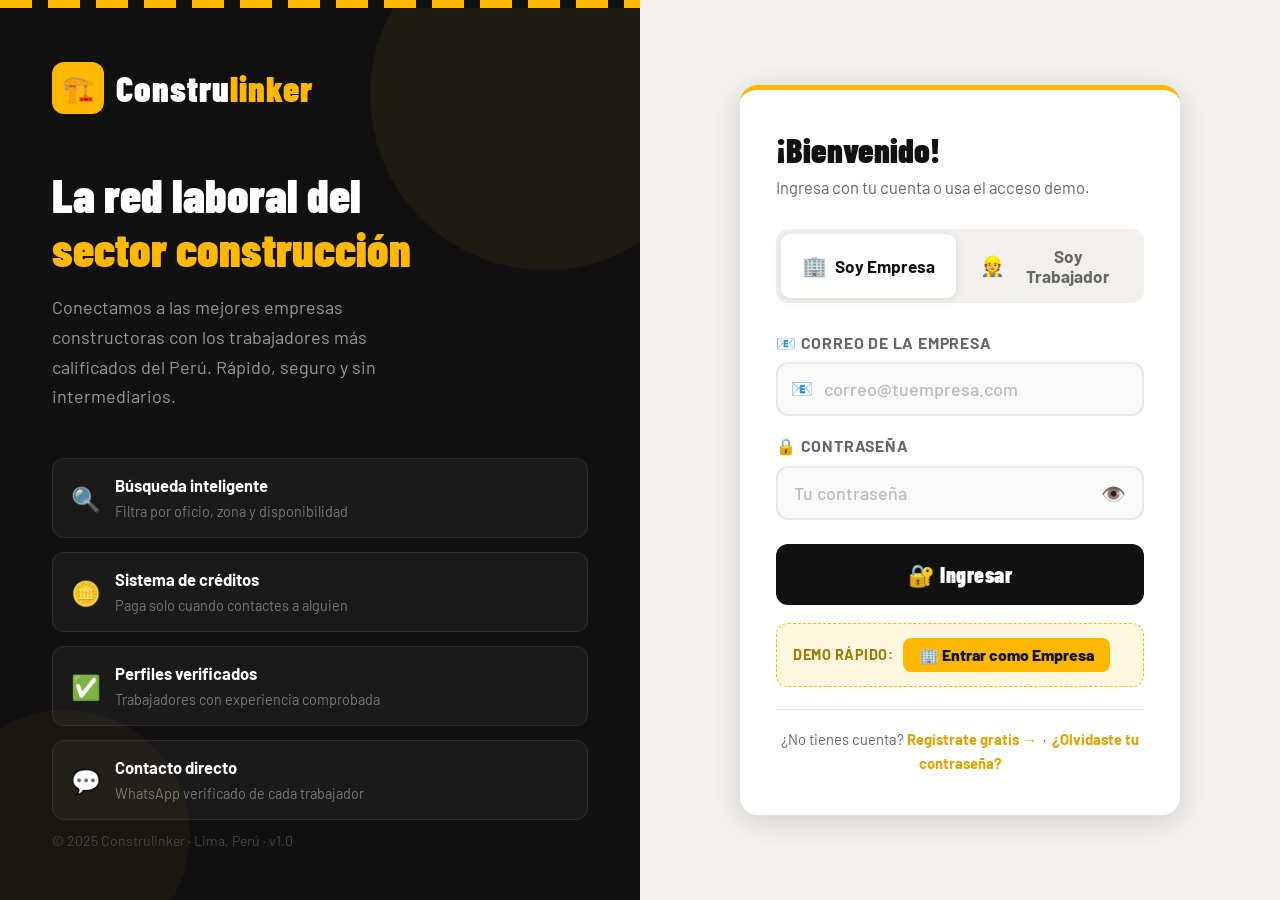
<file: index.html>
<!DOCTYPE html>
<html lang="es">
<head>
  <meta charset="UTF-8"/>
  <meta name="viewport" content="width=device-width, initial-scale=1.0"/>
  <title>Construlinker — Iniciar Sesión</title>
  <link rel="stylesheet" href="css/global.css"/>
  <link rel="stylesheet" href="css/login.css"/>
</head>
<body>

<div class="login-page">

  <!-- ── PANEL IZQUIERDO: BRANDING ── -->
  <aside class="login-brand">
    <div class="brand-stripes"></div>

    <div class="brand-header">
      <div class="brand-logo">
        <div class="brand-logo-icon">🏗️</div>
        <div class="brand-logo-text">Constru<span>linker</span></div>
      </div>

      <h1 class="brand-tagline">
        La red laboral del<br>
        <em>sector construcción</em>
      </h1>
      <p class="brand-sub">
        Conectamos a las mejores empresas constructoras con los trabajadores más calificados del Perú. Rápido, seguro y sin intermediarios.
      </p>
    </div>

    <div class="brand-features">
      <div class="feature-pill">
        <div class="feature-pill-icon">🔍</div>
        <div class="feature-pill-text">
          <div class="feature-pill-title">Búsqueda inteligente</div>
          <div class="feature-pill-sub">Filtra por oficio, zona y disponibilidad</div>
        </div>
      </div>
      <div class="feature-pill">
        <div class="feature-pill-icon">🪙</div>
        <div class="feature-pill-text">
          <div class="feature-pill-title">Sistema de créditos</div>
          <div class="feature-pill-sub">Paga solo cuando contactes a alguien</div>
        </div>
      </div>
      <div class="feature-pill">
        <div class="feature-pill-icon">✅</div>
        <div class="feature-pill-text">
          <div class="feature-pill-title">Perfiles verificados</div>
          <div class="feature-pill-sub">Trabajadores con experiencia comprobada</div>
        </div>
      </div>
      <div class="feature-pill">
        <div class="feature-pill-icon">💬</div>
        <div class="feature-pill-text">
          <div class="feature-pill-title">Contacto directo</div>
          <div class="feature-pill-sub">WhatsApp verificado de cada trabajador</div>
        </div>
      </div>
    </div>

    <div class="brand-footer">
      © 2025 Construlinker · Lima, Perú · v1.0
    </div>
  </aside>

  <!-- ── PANEL DERECHO: FORMULARIO ── -->
  <main class="login-form-side">

    <div class="login-card">
      <h2 class="login-title">¡Bienvenido!</h2>
      <p class="login-sub">Ingresa con tu cuenta o usa el acceso demo.</p>

      <!-- Tabs tipo usuario -->
      <div class="tipo-tabs" role="tablist">
        <button class="tipo-btn" data-tipo="empresa" role="tab" aria-selected="true">
          <span class="tipo-icon">🏢</span>
          <span class="tipo-text">Soy Empresa</span>
        </button>
        <button class="tipo-btn" data-tipo="trabajador" role="tab" aria-selected="false">
          <span class="tipo-icon">👷</span>
          <span class="tipo-text">Soy Trabajador</span>
        </button>
      </div>

      <!-- Error -->
      <div class="login-error" id="login-error" role="alert"></div>

      <!-- Formulario -->
      <form class="login-form" id="login-form" novalidate>

        <div class="form-group">
          <label class="form-label" for="email" id="label-email">📧 Correo de la empresa</label>
          <div class="input-icon-wrap">
            <span class="icon-left">📧</span>
            <input
              type="email"
              id="email"
              class="form-input"
              placeholder="correo@tuempresa.com"
              autocomplete="email"
              inputmode="email"
            />
          </div>
        </div>

        <div class="form-group">
          <label class="form-label" for="password">🔒 Contraseña</label>
          <div class="pass-wrap">
            <input
              type="password"
              id="password"
              class="form-input"
              placeholder="Tu contraseña"
              autocomplete="current-password"
            />
            <button type="button" class="toggle-pass" id="toggle-pass" aria-label="Mostrar/ocultar contraseña">
              <span id="toggle-icon">👁️</span>
            </button>
          </div>
        </div>

        <button type="submit" class="btn-login" id="btn-login">
          🔐 Ingresar
        </button>

      </form>

      <!-- Demo hint -->
      <div class="demo-hint" id="demo-hint">
        <span class="hint-label">Demo rápido:</span>
        <button type="button" class="demo-btn" onclick="loginDemo('empresa')">🏢 Entrar como Empresa</button>
      </div>

      <div class="login-card-footer">
        ¿No tienes cuenta?
        <a href="registro.html">Regístrate gratis →</a>
        &nbsp;·&nbsp;
        <a href="#">¿Olvidaste tu contraseña?</a>
      </div>
    </div>

  </main>
</div>

<script src="js/app.js"></script>
<script src="js/login.js"></script>
</body>
</html>
</file>
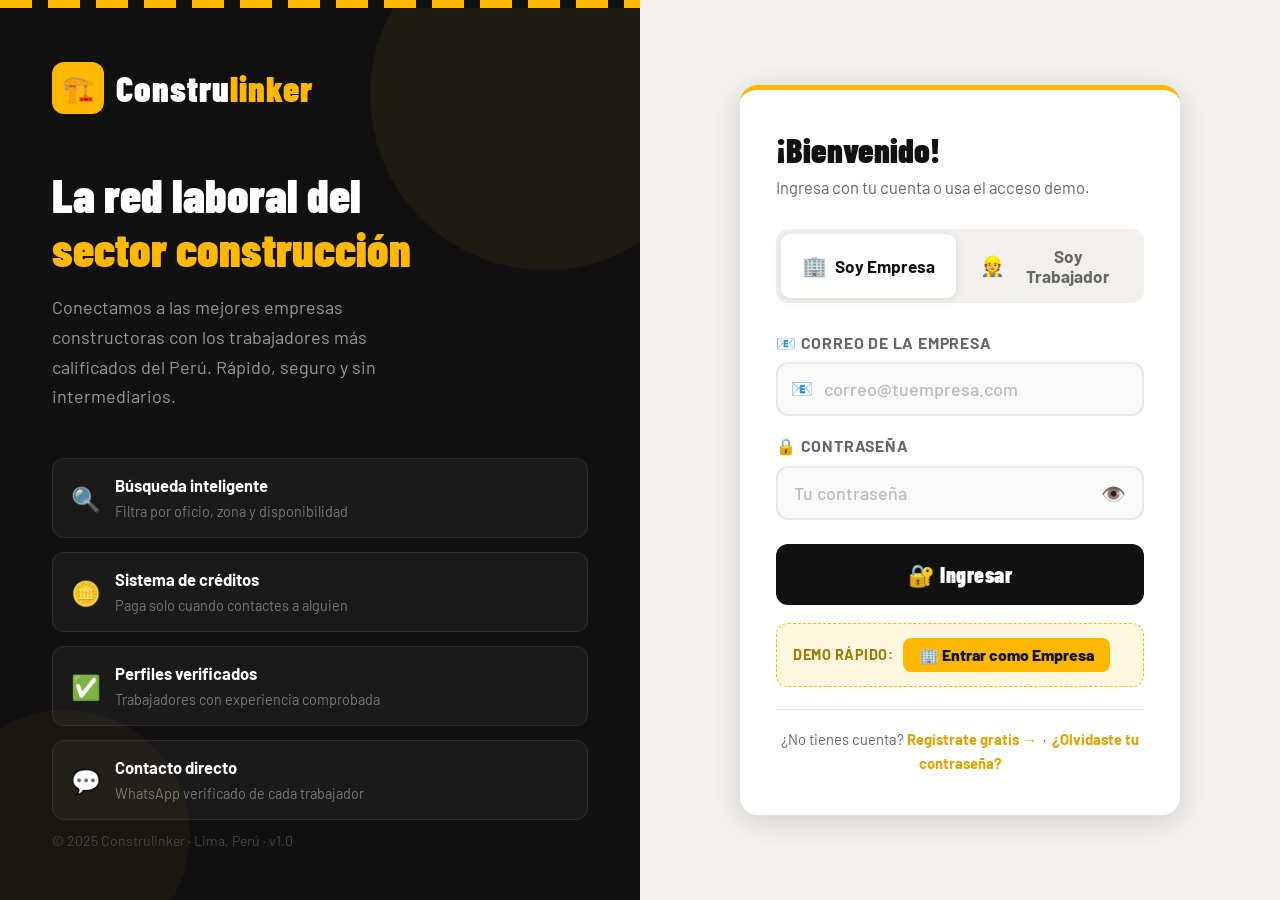
<file: feed.html>
<!DOCTYPE html>
<html lang="es">
<head>
  <meta charset="UTF-8"/>
  <meta name="viewport" content="width=device-width, initial-scale=1.0"/>
  <title>Buscar Trabajadores — Construlinker</title>
  <link rel="stylesheet" href="css/global.css"/>
  <link rel="stylesheet" href="css/feed.css"/>
</head>
<body>

<!-- ── HEADER ── -->
<header class="app-header">
  <div class="header-inner">
    <a href="feed.html" class="logo">
      <div class="logo-icon">🏗️</div>
      <div class="logo-text">Constru<span>linker</span></div>
    </a>

    <nav class="header-nav">
      <a href="feed.html"                    class="nav-link">🔍 Buscar</a>
      <a href="dashboard.html"               class="nav-link">🏢 Mi Empresa</a>
      <a href="dashboard.html#historial"     class="nav-link">📋 Historial</a>
      <a href="dashboard.html#creditos"      class="nav-link">🛒 Créditos</a>
    </nav>

    <div class="header-right">
      <div class="wallet-chip" onclick="window.location.href='dashboard.html#creditos'" title="Créditos disponibles">
        <span>🪙</span>
        <div>
          <div class="wallet-label-sm">Créditos</div>
          <div class="wallet-count" id="creditos-count">10</div>
        </div>
      </div>
      <div class="user-badge">
        <div class="user-avatar-sm">🏢</div>
        <span class="user-name-sm" id="header-username">Empresa</span>
      </div>
      <button class="btn-logout" onclick="logout()">🚪 Salir</button>
    </div>
  </div>
</header>

<!-- ── SEMÁFORO DE CRÉDITOS ── -->
<div class="semaforo-banner semaforo-normal" id="semaforo-banner" style="display:none">
  <span class="semaforo-ico">⚠️</span>
  <span class="semaforo-msg" id="semaforo-msg"></span>
  <button class="btn-primary" style="margin-left:auto;padding:9px 18px;font-size:.88rem" onclick="abrirModalCompra()">
    🛒 Comprar Créditos
  </button>
</div>

<!-- ── BANNER SIN CRÉDITOS (legacy) ── -->
<div class="banner-sin-creditos" id="banner-sin-creditos">
  <span style="font-size:26px">⛔</span>
  <div class="banner-texto">
    <div class="banner-titulo">¡Sin créditos disponibles!</div>
    <div class="banner-sub">Compra un pack para seguir contactando trabajadores.</div>
  </div>
  <button class="btn-primary" onclick="abrirModalCompra()">🛒 Comprar Créditos</button>
</div>

<!-- ── LAYOUT ── -->
<div class="feed-layout">

  <!-- ── SIDEBAR ── -->
  <aside class="feed-sidebar">

    <!-- Wallet -->
    <div class="sidebar-card sidebar-wallet">
      <div class="sidebar-section-title" style="color:#888">🪙 Tu Billetera</div>
      <div class="wallet-display">
        <div class="wallet-big-num" id="wallet-sidebar-num">10</div>
        <div class="wallet-big-label">Créditos disponibles</div>
        <div class="wallet-barra">
          <div class="wallet-progreso" id="wallet-progreso" style="width:100%"></div>
        </div>
      </div>
      <button class="btn-recargar" onclick="abrirModalCompra()">🛒 Recargar Créditos</button>
    </div>

    <!-- Categorías -->
    <div class="sidebar-card">
      <div class="sidebar-section-title">📁 Categorías</div>
      <ul class="cat-list">
        <li class="cat-item active" onclick="filtrarTag(this,'')"                     data-cat=""><span>🔍 Todos</span><span class="cat-count">12</span></li>
        <li class="cat-item"        onclick="filtrarTag(this,'Obra Gruesa')"           data-cat="Obra Gruesa"><span>🧱 Obra Gruesa</span><span class="cat-count">2</span></li>
        <li class="cat-item"        onclick="filtrarTag(this,'Acabados')"              data-cat="Acabados"><span>🎨 Acabados</span><span class="cat-count">2</span></li>
        <li class="cat-item"        onclick="filtrarTag(this,'Instalaciones')"         data-cat="Instalaciones"><span>⚡ Instalaciones</span><span class="cat-count">2</span></li>
        <li class="cat-item"        onclick="filtrarTag(this,'Maquinaria y Transporte')" data-cat="Maquinaria y Transporte"><span>🚜 Maquinaria</span><span class="cat-count">3</span></li>
        <li class="cat-item"        onclick="filtrarTag(this,'Técnicos y Gestión')"    data-cat="Técnicos y Gestión"><span>📋 Técnicos</span><span class="cat-count">2</span></li>
        <li class="cat-item"        onclick="filtrarTag(this,'Auxiliares')"            data-cat="Auxiliares"><span>🦺 Auxiliares</span><span class="cat-count">1</span></li>
      </ul>
    </div>

    <!-- Leyenda de estados -->
    <div class="sidebar-card">
      <div class="sidebar-section-title">📊 Estados</div>
      <div style="display:flex;flex-direction:column;gap:8px;font-size:.82rem;">
        <div style="display:flex;align-items:center;gap:8px">
          <span class="badge-estado badge-disponible" style="font-size:.72rem">● Disponible</span>
          <span style="color:var(--gris-med)">Listo para contratar</span>
        </div>
        <div style="display:flex;align-items:center;gap:8px">
          <span class="badge-estado badge-limitado" style="font-size:.72rem">◐ Limitado</span>
          <span style="color:var(--gris-med)">Disponibilidad parcial</span>
        </div>
        <div style="display:flex;align-items:center;gap:8px">
          <span class="badge-estado badge-no-disponible" style="font-size:.72rem">● No Disponible</span>
          <span style="color:var(--gris-med)">Contratado / baja</span>
        </div>
      </div>
    </div>

    <!-- Stats -->
    <div class="sidebar-card">
      <div class="sidebar-section-title">📈 Resumen</div>
      <div class="quick-stats">
        <div class="q-stat">
          <div class="q-stat-num" id="qs-creditos">10</div>
          <div class="q-stat-label">Créditos</div>
        </div>
        <div class="q-stat">
          <div class="q-stat-num" id="qs-revelados">0</div>
          <div class="q-stat-label">Contactados</div>
        </div>
        <div class="q-stat">
          <div class="q-stat-num" id="qs-acciones">0</div>
          <div class="q-stat-label">Acciones</div>
        </div>
        <div class="q-stat">
          <div class="q-stat-num">12</div>
          <div class="q-stat-label">Perfiles</div>
        </div>
      </div>
    </div>

  </aside>

  <!-- ── FEED PRINCIPAL ── -->
  <main class="feed-main">

    <!-- Buscador -->
    <section class="search-section">
      <div class="search-section-title">🔎 Buscar trabajadores</div>
      <div class="search-row">
        <div class="search-input-wrap">
          <span class="search-icon">🔍</span>
          <input type="text" id="search-input" class="search-input" placeholder="Busca por oficio, zona o habilidad…"/>
        </div>
        <select id="cat-select" class="cat-select">
          <option value="">📁 Todas las categorías</option>
          <option value="Obra Gruesa">🧱 Obra Gruesa</option>
          <option value="Acabados">🎨 Acabados</option>
          <option value="Instalaciones">⚡ Instalaciones</option>
          <option value="Maquinaria y Transporte">🚜 Maquinaria y Transporte</option>
          <option value="Técnicos y Gestión">📋 Técnicos y Gestión</option>
          <option value="Auxiliares">🦺 Auxiliares</option>
        </select>
        <button class="btn-search" onclick="aplicarFiltros()">🔍 Buscar</button>
      </div>

      <div class="filter-tags">
        <button class="filter-tag active"   data-cat=""                      onclick="filtrarTag(this,'')">Todo</button>
        <button class="filter-tag"          data-cat="Obra Gruesa"            onclick="filtrarTag(this,'Obra Gruesa')">🧱 Obra Gruesa</button>
        <button class="filter-tag"          data-cat="Acabados"               onclick="filtrarTag(this,'Acabados')">🎨 Acabados</button>
        <button class="filter-tag"          data-cat="Instalaciones"          onclick="filtrarTag(this,'Instalaciones')">⚡ Instalaciones</button>
        <button class="filter-tag"          data-cat="Maquinaria y Transporte" onclick="filtrarTag(this,'Maquinaria y Transporte')">🚜 Maquinaria</button>
        <button class="filter-tag"          data-cat="Técnicos y Gestión"     onclick="filtrarTag(this,'Técnicos y Gestión')">📋 Técnicos</button>
        <button class="filter-tag"          data-cat="Auxiliares"             onclick="filtrarTag(this,'Auxiliares')">🦺 Auxiliares</button>
      </div>
    </section>

    <!-- Info acciones -->
    <div class="acciones-info-bar">
      <span>💡 Cada acción cuesta <strong>1 crédito</strong>: Ver Contacto · Enviar Oferta · Ver Disponibilidad · Descargar Docs</span>
    </div>

    <!-- Results bar -->
    <div class="results-bar">
      <div>
        <div class="results-title" id="results-title">Todos los Trabajadores</div>
        <div class="results-count" id="results-count">12 perfiles encontrados</div>
      </div>
      <div class="sort-wrap">
        🔃
        <select class="sort-select">
          <option>Más valorados</option>
          <option>Disponibles primero</option>
          <option>Más experiencia</option>
        </select>
      </div>
    </div>

    <!-- Cards -->
    <div class="cards-grid" id="cards-container">
      <!-- Generado por feed.js -->
    </div>

  </main>
</div><!-- .feed-layout -->

<!-- ═══════════════════════════════════════════════════════════
     MODAL: CONFIRMAR ACCIÓN
════════════════════════════════════════════════════════════ -->
<div class="modal-overlay" id="modal-overlay" style="display:none">
  <div class="modal-box">
    <div class="modal-ico">🤝</div>
    <h2 class="modal-title">Confirmar acción</h2>

    <div style="background:var(--fondo);border-radius:10px;padding:12px 16px;margin:12px 0;text-align:left">
      <div style="font-size:.78rem;font-weight:700;color:var(--gris-med);text-transform:uppercase;letter-spacing:.8px;margin-bottom:4px">Trabajador</div>
      <div style="font-weight:800;font-size:1.05rem" id="modal-nombre">—</div>
      <div style="font-size:.88rem;color:var(--gris-med)" id="modal-oficio">—</div>
    </div>

    <div class="modal-cost">
      <span id="modal-accion-label">📞 Ver Contacto</span>
    </div>

    <p style="font-size:.85rem;color:var(--gris-med);margin:8px 0 4px;line-height:1.55" id="modal-accion-desc">
      Esta acción consume 1 crédito.
    </p>

    <p class="modal-saldo">
      Saldo actual: <strong id="modal-saldo">—</strong> créditos →
      quedarás con <strong id="modal-saldo-post">—</strong>
    </p>

    <div class="modal-btns">
      <button class="btn-cancelar" onclick="cerrarModal()">✖ Cancelar</button>
      <button class="btn-confirmar" onclick="confirmarAccion()">✅ Confirmar · 1 Crédito</button>
    </div>
  </div>
</div>

<!-- ═══════════════════════════════════════════════════════════
     MODAL: COMPRAR CRÉDITOS
════════════════════════════════════════════════════════════ -->
<div class="modal-overlay" id="modal-compra-overlay" style="display:none">
  <div class="modal-box" style="max-width:580px">
    <div class="modal-ico">💳</div>
    <h2 class="modal-title">Recargar Créditos</h2>
    <p class="modal-body">Cada crédito te permite realizar una acción: ver contacto, enviar oferta, consultar disponibilidad o descargar documentación.</p>

    <div class="compra-grid" id="packs-modal-container">
      <!-- Generado por feed.js → renderPacksModal() -->
    </div>

    <div style="background:var(--fondo);border-radius:var(--radio);padding:14px 16px;font-size:.82rem;color:var(--gris-med);margin-bottom:14px;line-height:1.6">
      ⏱ <strong>Los créditos no vencen</strong> — validez 12 meses desde la compra.<br>
      💡 <strong>Sin suscripción:</strong> solo pagas cuando los necesitas.
    </div>

    <button class="btn-secondary" style="width:100%" onclick="cerrarModalCompra()">✖ Ahora no</button>
  </div>
</div>

<script src="js/app.js"></script>
<script src="js/feed.js"></script>
</body>
</html>
</file>
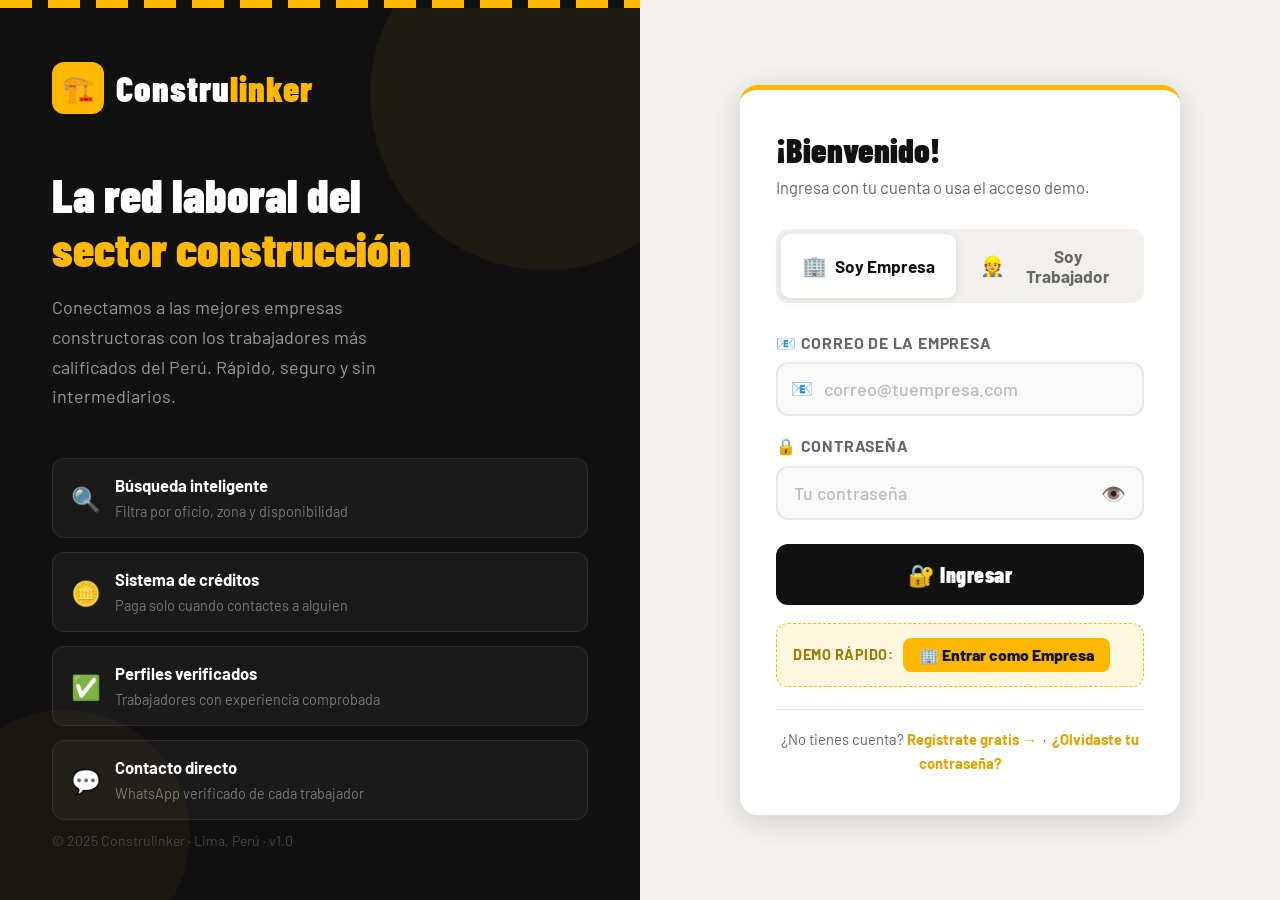
<file: mi-perfil.html>
<!DOCTYPE html>
<html lang="es">
<head>
  <meta charset="UTF-8"/>
  <meta name="viewport" content="width=device-width, initial-scale=1.0"/>
  <title>Mi Perfil — Construlinker</title>
  <link rel="stylesheet" href="css/global.css"/>
  <link rel="stylesheet" href="css/perfil.css"/>
</head>
<body>

<!-- ── HEADER ── -->
<header class="app-header">
  <div class="header-inner">
    <a href="mi-perfil.html" class="logo">
      <div class="logo-icon">🏗️</div>
      <div class="logo-text">Constru<span>linker</span></div>
    </a>
    <nav class="header-nav">
      <a href="mi-perfil.html" class="nav-link">👤 Mi Perfil</a>
    </nav>
    <div class="header-right">
      <div class="user-badge">
        <div class="user-avatar-sm">👷</div>
        <span class="user-name-sm" id="header-username">Trabajador</span>
      </div>
      <button class="btn-logout" onclick="logout()">🚪 Salir</button>
    </div>
  </div>
</header>

<!-- ── MI PERFIL ── -->
<div class="mi-perfil-layout">

  <!-- Hero -->
  <div class="mp-hero">
    <div class="mp-cover"><div class="mp-cover-stripe"></div></div>
    <div class="mp-body">
      <div class="mp-avatar-row">
        <div class="mp-avatar">
          <span id="mp-emoji">👷</span>
          <div class="mp-edit-avatar" title="Cambiar foto">✏️</div>
        </div>
        <div class="mp-main-info">
          <div style="display:flex;align-items:center;gap:10px;flex-wrap:wrap;">
            <h1 class="mp-nombre" id="mp-nombre">—</h1>
            <span class="estado-badge badge-disponible" id="mp-estado">● Disponible</span>
          </div>
          <p class="mp-oficio" id="mp-oficio">—</p>
          <div style="display:flex;gap:14px;flex-wrap:wrap;font-size:.85rem;color:var(--gris-med);">
            <span id="mp-zona">—</span>
            <span id="mp-exp">—</span>
            <span id="mp-stars"></span>
          </div>
        </div>
      </div>
    </div>
  </div>

  <!-- Disponibilidad con 3 estados -->
  <div class="mp-section">
    <div class="mp-section-title">📅 Mi Disponibilidad</div>
    <div class="disponibilidad-toggle">
      <button class="disp-btn active" data-estado="disponible"    onclick="setDisp(this,'disponible')">
        ✅ Disponible
      </button>
      <button class="disp-btn"        data-estado="limitado"       onclick="setDisp(this,'limitado')">
        ◐ Disponibilidad Limitada
      </button>
      <button class="disp-btn"        data-estado="no_disponible"  onclick="setDisp(this,'no_disponible')">
        ❌ No Disponible
      </button>
    </div>
    <div style="display:grid;grid-template-columns:1fr 1fr 1fr;gap:10px;font-size:.78rem;color:var(--gris-med);text-align:center">
      <div>Apareces en búsquedas.<br>Las empresas pueden contactarte.</div>
      <div>Apareces con aviso de disponibilidad parcial.<br>Contrato parcial o tardes/fines de semana.</div>
      <div>No apareces en búsquedas.<br>Activa cuando termines tu contrato.</div>
    </div>
  </div>

  <!-- Sobre mí -->
  <div class="mp-section">
    <div class="mp-section-title">👤 Descripción Profesional</div>
    <div class="form-group">
      <label class="form-label">Descripción</label>
      <textarea class="form-textarea" id="mp-desc-input" rows="4"
        placeholder="Describe tu experiencia, especialidades y forma de trabajar…"></textarea>
    </div>
    <p style="font-size:.95rem;color:var(--gris-med);line-height:1.65;display:none" id="mp-desc"></p>
  </div>

  <!-- Información personal -->
  <div class="mp-section">
    <div class="mp-section-title">📋 Información de Contacto</div>
    <div class="perfil-edit-grid">
      <div class="form-group">
        <label class="form-label">🔧 Oficio principal</label>
        <input type="text"   class="form-input" id="mp-inp-oficio"    placeholder="Ej: Albañil, Electricista…"/>
      </div>
      <div class="form-group">
        <label class="form-label">📁 Categoría</label>
        <select class="form-select" id="mp-inp-categoria">
          <option value="">Seleccionar…</option>
          <option value="Obra Gruesa">🧱 Obra Gruesa</option>
          <option value="Acabados">🎨 Acabados</option>
          <option value="Instalaciones">⚡ Instalaciones</option>
          <option value="Maquinaria y Transporte">🚜 Maquinaria y Transporte</option>
          <option value="Técnicos y Gestión">📋 Técnicos y Gestión</option>
          <option value="Auxiliares">🦺 Auxiliares</option>
        </select>
      </div>
      <div class="form-group">
        <label class="form-label">📍 Zona de trabajo</label>
        <input type="text"   class="form-input" id="mp-inp-zona"      placeholder="Ej: San Juan de Lurigancho"/>
      </div>
      <div class="form-group">
        <label class="form-label">📅 Años de experiencia</label>
        <input type="number" class="form-input" id="mp-inp-exp"       placeholder="Ej: 8" min="0" max="60"/>
      </div>
      <div class="form-group">
        <label class="form-label">📞 WhatsApp</label>
        <input type="tel"    class="form-input" id="mp-inp-wsp"       placeholder="+51 9XX XXX XXX"/>
      </div>
      <div class="form-group">
        <label class="form-label">📧 Correo</label>
        <input type="email"  class="form-input" id="mp-inp-email"     placeholder="tucorreo@gmail.com"/>
      </div>
    </div>
    <button class="btn-primary" onclick="guardarDatos()">💾 Guardar cambios</button>
  </div>

  <!-- Habilidades -->
  <div class="mp-section">
    <div class="mp-section-title">🛠️ Habilidades</div>
    <div id="mp-habilidades" style="display:flex;flex-wrap:wrap;gap:8px;margin-bottom:16px;"></div>
    <div style="display:flex;gap:10px;">
      <input type="text"   class="form-input" id="nueva-hab" placeholder="Agregar habilidad…" style="flex:1"/>
      <button class="btn-dark" onclick="agregarHab()" style="padding:14px 20px;">+ Agregar</button>
    </div>
  </div>

  <!-- Documentación -->
  <div class="mp-section">
    <div class="mp-section-title">📄 Mi Documentación</div>
    <p style="font-size:.88rem;color:var(--gris-med);margin-bottom:14px;line-height:1.6">
      Tu documentación verificada es visible para las empresas cuando pagan 1 crédito para descargarla.
      Mantén tus certificados actualizados para recibir más contactos.
    </p>
    <div id="mp-documentos" style="margin-bottom:16px;"></div>
    <button class="btn-secondary" onclick="mostrarToast('Función de carga próximamente disponible','azul')">
      + Subir documento
    </button>
  </div>

  <!-- Proyectos -->
  <div class="mp-section">
    <div class="mp-section-title">🏗️ Experiencia & Proyectos</div>
    <div id="mp-proyectos"></div>
    <button class="btn-secondary" onclick="mostrarToast('Función próximamente disponible','azul')" style="margin-top:14px;">
      + Agregar proyecto
    </button>
  </div>

  <!-- Tip visibilidad -->
  <div style="background:var(--negro);border-radius:var(--radio);padding:22px 24px;display:flex;gap:16px;align-items:flex-start;margin-bottom:40px">
    <span style="font-size:28px;flex-shrink:0">💡</span>
    <div>
      <div style="font-family:'Barlow Condensed',sans-serif;font-size:1.1rem;font-weight:800;color:var(--amarillo);margin-bottom:5px">
        Tu perfil es público para las empresas
      </div>
      <p style="font-size:.88rem;color:#AAA;line-height:1.6">
        Cuando una empresa desbloquea tu contacto (1 crédito), puede ver tu WhatsApp y comunicarse directamente.
        Mantén tu <strong style="color:#CCC">disponibilidad actualizada</strong> y tu
        <strong style="color:#CCC">documentación vigente</strong> para recibir más ofertas laborales.
      </p>
    </div>
  </div>

</div><!-- .mi-perfil-layout -->

<script src="js/app.js"></script>
<script src="js/perfil.js"></script>
<script>
  document.addEventListener('DOMContentLoaded', function() {
    cargarEstado();
    if (!ESTADO.autenticado) { window.location.href = 'index.html'; return; }
    marcarNavActivo();
    sincronizarWallet();
    initMiPerfil();

    var t = TRABAJADORES.find(function(x) { return x.id === 1; });
    if (!t) return;

    var sv = function(id, v) { var el = document.getElementById(id); if (el) el.value = v; };
    sv('mp-inp-oficio',    t.oficio);
    sv('mp-inp-categoria', t.categoria);
    sv('mp-inp-zona',      t.zona);
    sv('mp-inp-exp',       t.exp);
    sv('mp-inp-wsp',       t.whatsapp_display);
    sv('mp-inp-email',     'trabajador@demo.com');

    var descInput = document.getElementById('mp-desc-input');
    if (descInput) descInput.value = t.descripcion;

    marcarDispActual(t.estado);
  });

  function guardarDatos() {
    mostrarToast('✅ Perfil actualizado correctamente', 'verde');
  }

  function agregarHab() {
    var input = document.getElementById('nueva-hab');
    var val   = (input.value || '').trim();
    if (!val) return;
    var container = document.getElementById('mp-habilidades');
    var chip = document.createElement('span');
    chip.className = 'chip chip-big';
    chip.style.cursor = 'pointer';
    chip.title = 'Clic para eliminar';
    chip.textContent = val + ' ✕';
    chip.onclick = function() { chip.remove(); };
    container.appendChild(chip);
    input.value = '';
    mostrarToast('✅ Habilidad "' + val + '" agregada', 'verde');
  }
</script>
</body>
</html>
</file>
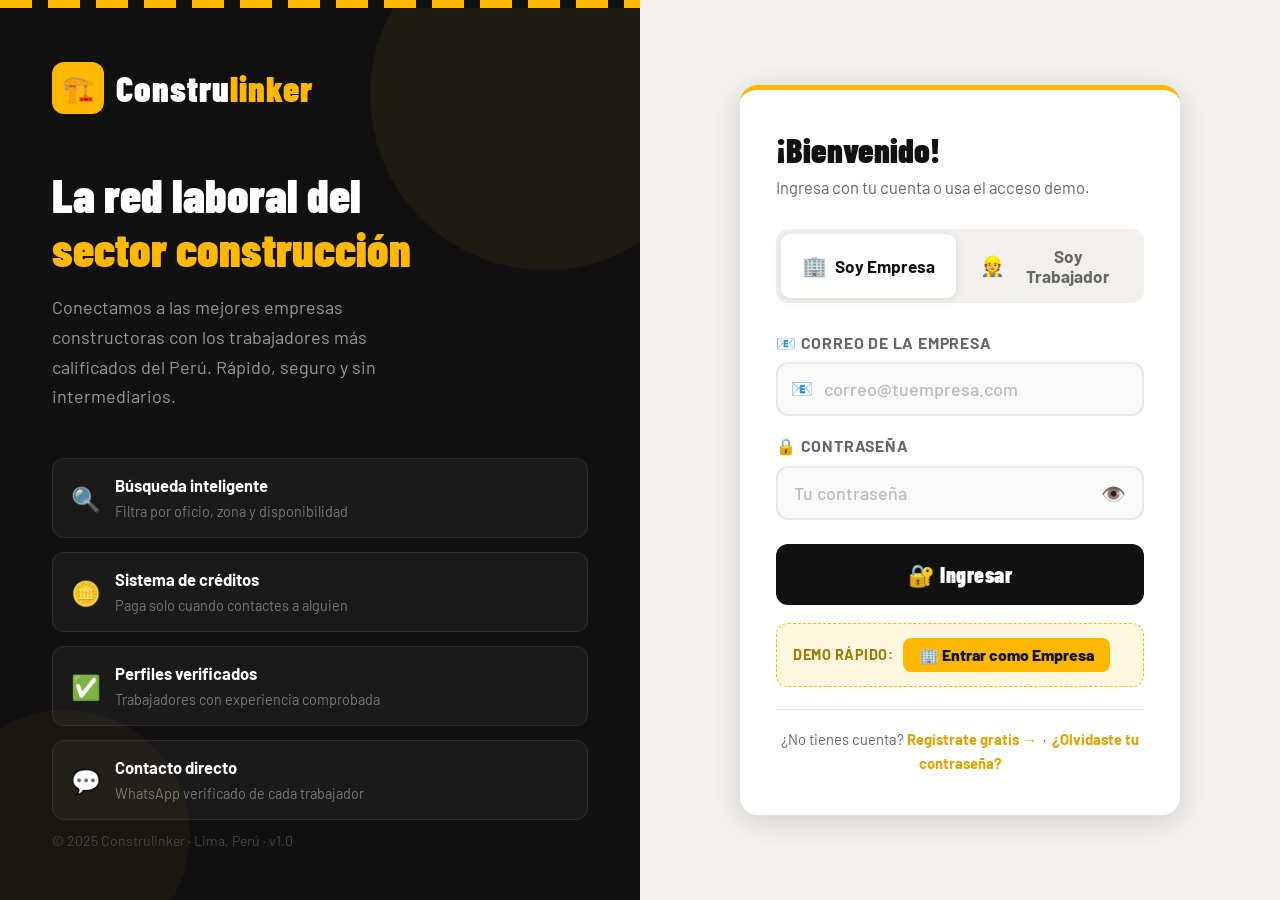
<file: ofertas.html>
<!DOCTYPE html>
<html lang="es">
<head>
  <meta charset="UTF-8"/>
  <meta name="viewport" content="width=device-width, initial-scale=1.0"/>
  <title>Ofertas de Trabajo — Construlinker</title>
  <link rel="stylesheet" href="css/global.css"/>
  <link rel="stylesheet" href="css/feed.css"/>
  <link rel="stylesheet" href="css/ofertas.css"/>
</head>
<body>

<!-- ── HEADER ── -->
<header class="app-header">
  <div class="header-inner">
    <a href="feed.html" class="logo">
      <div class="logo-icon">🏗️</div>
      <div class="logo-text">Constru<span>linker</span></div>
    </a>
    <nav class="header-nav">
      <a href="feed.html"                class="nav-link">🔍 Buscar</a>
      <a href="urgencias.html"           class="nav-link">⚡ Urgencias</a>
      <a href="ofertas.html"             class="nav-link">📋 Ofertas</a>
      <a href="dashboard.html"           class="nav-link">🏢 Mi Empresa</a>
      <a href="dashboard.html#historial" class="nav-link">📊 Historial</a>
      <a href="dashboard.html#creditos"  class="nav-link">🛒 Créditos</a>
    </nav>
    <div class="header-right">
      <div class="wallet-chip" onclick="window.location.href='dashboard.html#creditos'">
        <span>🪙</span>
        <div>
          <div class="wallet-label-sm">Créditos</div>
          <div class="wallet-count" id="creditos-count">10</div>
        </div>
      </div>
      <div class="user-badge">
        <div class="user-avatar-sm" id="header-avatar">🏢</div>
        <span class="user-name-sm" id="header-username">Usuario</span>
      </div>
      <button class="btn-logout" onclick="logout()">🚪 Salir</button>
    </div>
  </div>
</header>

<!-- ── HERO OFERTAS ── -->
<div class="ofertas-hero">
  <div class="ofertas-hero-inner">
    <div class="ofertas-hero-left">
      <div class="ofertas-hero-badge" id="hero-badge">📋 OFERTAS PUBLICADAS</div>
      <h1 class="ofertas-hero-titulo" id="hero-titulo">
        Encuentra tu próximo<br><span>trabajo en obra</span>
      </h1>
      <p class="ofertas-hero-sub" id="hero-sub">
        Ofertas publicadas directamente por empresas constructoras. Postúlate con un clic y espera ser contactado.
      </p>
    </div>
    <div class="ofertas-hero-right" id="hero-action">
      <!-- Generado por JS según tipo de usuario -->
    </div>
  </div>
</div>

<!-- ── LAYOUT ── -->
<div class="ofertas-layout">

  <!-- SIDEBAR -->
  <aside class="ofertas-sidebar">

    <!-- Filtro por tipo de usuario (empresa: mis ofertas / trabajador: recomendadas) -->
    <div class="sidebar-card" id="sidebar-vista-card">
      <div class="sidebar-section-title">👁 Vista</div>
      <div class="of-vista-btns" id="vista-btns">
        <!-- Generado por JS -->
      </div>
    </div>

    <!-- Categorías -->
    <div class="sidebar-card">
      <div class="sidebar-section-title">📁 Categoría</div>
      <ul class="cat-list">
        <li class="cat-item active" onclick="filtrarCatOf(this,'')"                     data-cat="">
          <span>🔍 Todas</span><span class="cat-count" id="of-cnt-all">0</span>
        </li>
        <li class="cat-item" onclick="filtrarCatOf(this,'Obra Gruesa')"                 data-cat="Obra Gruesa">
          <span>🧱 Obra Gruesa</span><span class="cat-count" id="of-cnt-og">0</span>
        </li>
        <li class="cat-item" onclick="filtrarCatOf(this,'Acabados')"                    data-cat="Acabados">
          <span>🎨 Acabados</span><span class="cat-count" id="of-cnt-ac">0</span>
        </li>
        <li class="cat-item" onclick="filtrarCatOf(this,'Instalaciones')"               data-cat="Instalaciones">
          <span>⚡ Instalaciones</span><span class="cat-count" id="of-cnt-in">0</span>
        </li>
        <li class="cat-item" onclick="filtrarCatOf(this,'Maquinaria y Transporte')"     data-cat="Maquinaria y Transporte">
          <span>🚜 Maquinaria</span><span class="cat-count" id="of-cnt-mq">0</span>
        </li>
        <li class="cat-item" onclick="filtrarCatOf(this,'Técnicos y Gestión')"          data-cat="Técnicos y Gestión">
          <span>📋 Técnicos</span><span class="cat-count" id="of-cnt-tg">0</span>
        </li>
        <li class="cat-item" onclick="filtrarCatOf(this,'Auxiliares')"                  data-cat="Auxiliares">
          <span>🦺 Auxiliares</span><span class="cat-count" id="of-cnt-aux">0</span>
        </li>
      </ul>
    </div>

    <!-- Tipo de contrato -->
    <div class="sidebar-card">
      <div class="sidebar-section-title">💼 Tipo de contrato</div>
      <div class="of-tipo-filtros">
        <label class="of-check"><input type="checkbox" value="Planilla"       onchange="aplicarFiltrosOf()"/> 📄 En planilla</label>
        <label class="of-check"><input type="checkbox" value="Por obra"       onchange="aplicarFiltrosOf()"/> 🔨 Por obra</label>
        <label class="of-check"><input type="checkbox" value="Tiempo completo" onchange="aplicarFiltrosOf()"/> ⏰ Tiempo completo</label>
      </div>
    </div>

    <!-- Solo urgentes -->
    <div class="sidebar-card">
      <div class="sidebar-section-title">⚡ Urgencia</div>
      <label class="of-switch-label">
        <input type="checkbox" id="solo-urgentes" onchange="aplicarFiltrosOf()"/>
        <span>Mostrar solo urgentes</span>
      </label>
    </div>

    <!-- Stats -->
    <div class="sidebar-card">
      <div class="sidebar-section-title">📊 Resumen</div>
      <div class="quick-stats">
        <div class="q-stat">
          <div class="q-stat-num" id="of-total">0</div>
          <div class="q-stat-label">Ofertas activas</div>
        </div>
        <div class="q-stat">
          <div class="q-stat-num" id="of-urgentes">0</div>
          <div class="q-stat-label">Urgentes</div>
        </div>
        <div class="q-stat">
          <div class="q-stat-num" id="of-mis">0</div>
          <div class="q-stat-label">Mis postulaciones</div>
        </div>
        <div class="q-stat">
          <div class="q-stat-num" id="of-empresas">0</div>
          <div class="q-stat-label">Empresas</div>
        </div>
      </div>
    </div>

  </aside>

  <!-- MAIN -->
  <main class="ofertas-main">

    <!-- Barra de búsqueda -->
    <div class="of-search-bar">
      <div class="search-input-wrap" style="flex:1">
        <span class="search-icon">🔍</span>
        <input type="text" id="of-search" class="search-input"
          placeholder="Busca por oficio, empresa o zona…"/>
      </div>
      <select class="cat-select" id="of-zona-select">
        <option value="">📍 Todas las zonas</option>
        <option>Miraflores, Lima</option>
        <option>San Miguel, Lima</option>
        <option>Surquillo, Lima</option>
        <option>Barranco, Lima</option>
        <option>Villa El Salvador, Lima</option>
        <option>Lurín, Lima</option>
        <option>San Isidro, Lima</option>
        <option>Los Olivos, Lima</option>
        <option>Callao</option>
      </select>
      <button class="btn-search" onclick="aplicarFiltrosOf()">🔍 Buscar</button>
    </div>

    <!-- Results bar -->
    <div class="results-bar" style="margin-bottom:14px">
      <div>
        <div class="results-title" id="of-results-title">Todas las Ofertas</div>
        <div class="results-count" id="of-results-count">0 ofertas encontradas</div>
      </div>
      <div class="sort-wrap">
        🔃
        <select class="sort-select" id="of-sort" onchange="aplicarFiltrosOf()">
          <option value="reciente">Más recientes</option>
          <option value="urgente">Urgentes primero</option>
          <option value="postulantes">Más postulantes</option>
          <option value="salario">Mayor salario</option>
        </select>
      </div>
    </div>

    <!-- Grid de ofertas -->
    <div class="ofertas-grid" id="ofertas-container">
      <!-- Generado por ofertas.js -->
    </div>

  </main>

</div><!-- .ofertas-layout -->

<!-- ═══════════════════════════════════════════════════════
     MODAL: PUBLICAR OFERTA (solo empresa)
════════════════════════════════════════════════════════ -->
<div class="modal-overlay" id="modal-publicar" style="display:none">
  <div class="modal-box modal-publicar-box">

    <div style="display:flex;align-items:center;justify-content:space-between;margin-bottom:18px">
      <div>
        <div class="modal-titulo-pub">📋 Publicar Oferta de Trabajo</div>
        <div style="font-size:.82rem;color:var(--gris-med)">Gratis · Visible para todos los trabajadores</div>
      </div>
      <button onclick="cerrarModalPublicar()" style="background:none;border:none;font-size:22px;cursor:pointer;color:#AAA">✖</button>
    </div>

    <div class="login-error" id="error-publicar"></div>

    <div class="pub-form-grid">
      <div class="form-group pub-span-2">
        <label class="form-label">📝 Título de la oferta *</label>
        <input type="text" class="form-input" id="pub-titulo"
          placeholder="Ej: Albañil Oficial de Primera — Proyecto Residencial"/>
      </div>
      <div class="form-group">
        <label class="form-label">📁 Categoría *</label>
        <select class="form-select" id="pub-categoria">
          <option value="">Seleccionar…</option>
          <option value="Obra Gruesa">🧱 Obra Gruesa</option>
          <option value="Acabados">🎨 Acabados</option>
          <option value="Instalaciones">⚡ Instalaciones</option>
          <option value="Maquinaria y Transporte">🚜 Maquinaria y Transporte</option>
          <option value="Técnicos y Gestión">📋 Técnicos y Gestión</option>
          <option value="Auxiliares">🦺 Auxiliares</option>
        </select>
      </div>
      <div class="form-group">
        <label class="form-label">📍 Zona / Dirección *</label>
        <input type="text" class="form-input" id="pub-zona"
          placeholder="Ej: Miraflores, Lima"/>
      </div>
      <div class="form-group">
        <label class="form-label">💰 Salario / Jornal</label>
        <input type="text" class="form-input" id="pub-salario"
          placeholder="Ej: S/. 80-100 / día  o  S/. 3,500/mes"/>
      </div>
      <div class="form-group">
        <label class="form-label">💼 Tipo de contrato</label>
        <select class="form-select" id="pub-tipo">
          <option value="Por obra">🔨 Por obra</option>
          <option value="Tiempo completo">⏰ Tiempo completo</option>
          <option value="Planilla">📄 Planilla</option>
          <option value="Destajo">🎯 Destajo</option>
        </select>
      </div>
      <div class="form-group">
        <label class="form-label">👷 Nº de trabajadores necesarios</label>
        <input type="number" class="form-input" id="pub-cantidad"
          placeholder="Ej: 3" min="1" max="50"/>
      </div>
      <div class="form-group">
        <label class="form-label">⏱ Duración estimada</label>
        <input type="text" class="form-input" id="pub-duracion"
          placeholder="Ej: 3 meses, 6 meses…"/>
      </div>
      <div class="form-group">
        <label class="form-label">📅 Fecha de inicio</label>
        <input type="text" class="form-input" id="pub-fecha-inicio"
          placeholder="Ej: Inmediato, Lunes 20 enero…"/>
      </div>
      <div class="form-group pub-span-2">
        <label class="form-label">📄 Descripción del trabajo *</label>
        <textarea class="form-textarea" id="pub-descripcion" rows="4"
          placeholder="Describe el trabajo, las condiciones, el proyecto, ambiente laboral…"></textarea>
      </div>
      <div class="form-group pub-span-2">
        <label class="form-label">✅ Requisitos (uno por línea)</label>
        <textarea class="form-textarea" id="pub-requisitos" rows="3"
          placeholder="Mínimo 5 años de experiencia&#10;Disponibilidad inmediata&#10;Con documentación al día"></textarea>
      </div>
      <div class="form-group pub-span-2">
        <label class="form-label">🏷️ Etiquetas (separadas por coma)</label>
        <input type="text" class="form-input" id="pub-tags"
          placeholder="Ej: Albañil, Tarrajeo, Encofrado"/>
      </div>
      <div class="form-group pub-span-2">
        <label class="of-switch-label" style="font-size:.95rem">
          <input type="checkbox" id="pub-urgente"/>
          <span>⚡ Marcar como urgente (aparece primero en búsquedas)</span>
        </label>
      </div>
    </div>

    <div style="display:flex;gap:12px;margin-top:6px">
      <button class="btn-secondary" onclick="cerrarModalPublicar()">✖ Cancelar</button>
      <button class="btn-primary" style="flex:1;justify-content:center"
        id="btn-publicar" onclick="publicarOfertaForm()">
        📋 Publicar Oferta Gratis
      </button>
    </div>

  </div>
</div>

<!-- ═══════════════════════════════════════════════════════
     MODAL: VER OFERTA COMPLETA
════════════════════════════════════════════════════════ -->
<div class="modal-overlay" id="modal-ver-oferta" style="display:none">
  <div class="modal-box modal-oferta-box">
    <div id="modal-oferta-content">
      <!-- Generado por JS -->
    </div>
  </div>
</div>

<script src="js/app.js"></script>
<script src="js/ofertas.js"></script>
</body>
</html>
</file>
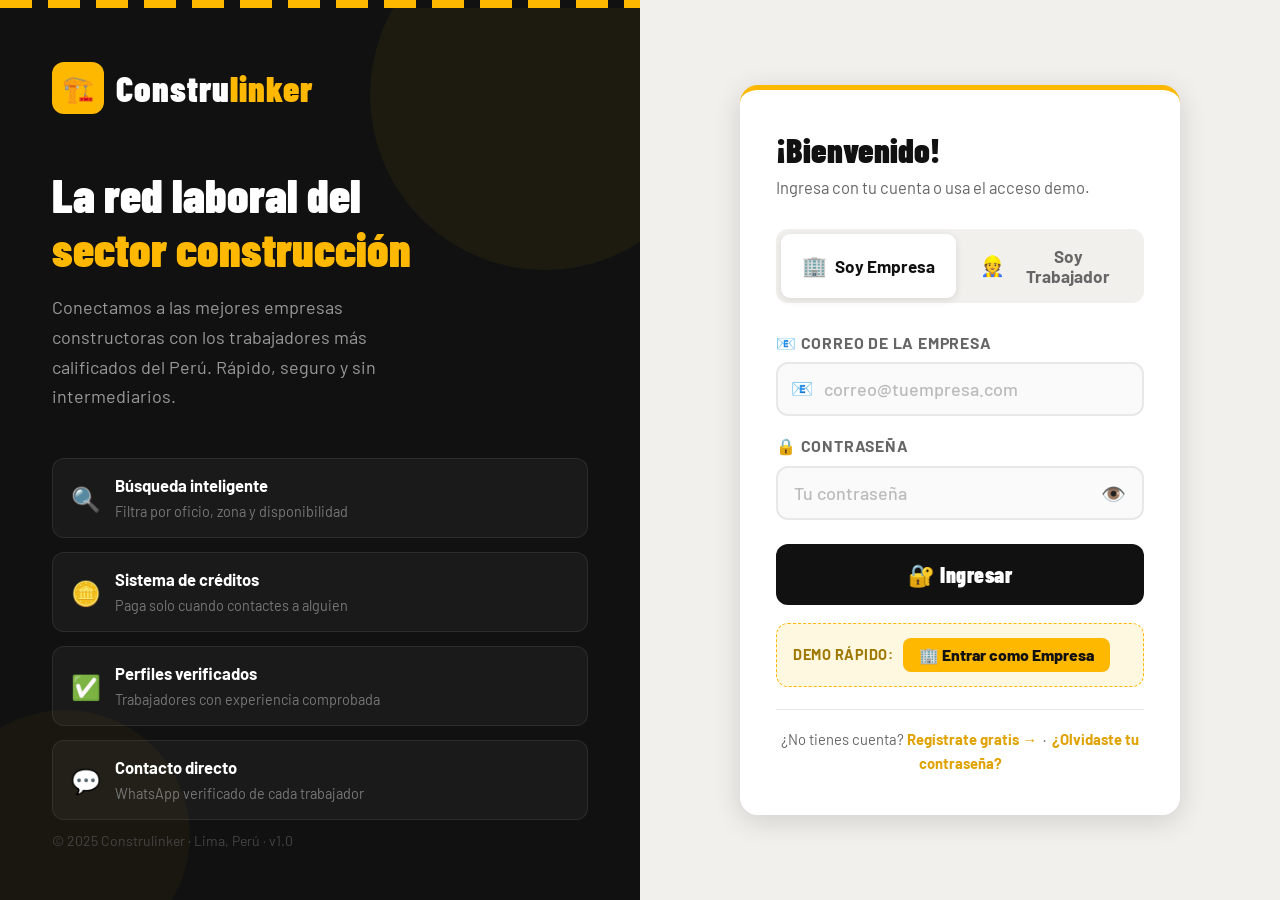
<file: perfil.html>
<!DOCTYPE html>
<html lang="es">
<head>
  <meta charset="UTF-8"/>
  <meta name="viewport" content="width=device-width, initial-scale=1.0"/>
  <title>Perfil de Trabajador — Construlinker</title>
  <link rel="stylesheet" href="css/global.css"/>
  <link rel="stylesheet" href="css/perfil.css"/>
  <link rel="stylesheet" href="css/feed.css"/>
</head>
<body>

<!-- ── HEADER ── -->
<header class="app-header">
  <div class="header-inner">
    <a href="feed.html" class="logo">
      <div class="logo-icon">🏗️</div>
      <div class="logo-text">Constru<span>linker</span></div>
    </a>
    <nav class="header-nav">
      <a href="feed.html"                class="nav-link">🔍 Buscar</a>
      <a href="dashboard.html"           class="nav-link">🏢 Mi Empresa</a>
      <a href="dashboard.html#historial" class="nav-link">📋 Historial</a>
      <a href="dashboard.html#creditos"  class="nav-link">🛒 Créditos</a>
    </nav>
    <div class="header-right">
      <div class="wallet-chip" onclick="window.location.href='dashboard.html#creditos'" title="Créditos">
        <span>🪙</span>
        <div>
          <div class="wallet-label-sm">Créditos</div>
          <div class="wallet-count" id="creditos-count">10</div>
        </div>
      </div>
      <div class="user-badge">
        <div class="user-avatar-sm">🏢</div>
        <span class="user-name-sm" id="header-username">Empresa</span>
      </div>
      <button class="btn-logout" onclick="logout()">🚪 Salir</button>
    </div>
  </div>
</header>

<!-- ── CONTENIDO ── -->
<div id="perfil-container">
<div class="perfil-layout">

  <!-- ── COLUMNA PRINCIPAL ── -->
  <div class="perfil-main-col">

    <a href="feed.html" class="back-link">← Volver al buscador</a>

    <!-- Cover + Head -->
    <div class="perfil-cover" id="cover-color">
      <div class="cover-pattern"></div>
    </div>

    <div class="perfil-head-card">
      <div class="perfil-avatar-area">
        <div class="perfil-avatar-big" id="perfil-emoji">👷</div>
        <div class="perfil-avatar-info">
          <span class="estado-badge badge-disponible" id="perfil-estado">● Disponible</span>
        </div>
      </div>

      <div class="perfil-name-row">
        <h1 class="perfil-name" id="perfil-nombre">—</h1>
        <span class="perfil-verificado">✅ Verificado</span>
      </div>

      <p class="perfil-oficio" id="perfil-oficio">—</p>

      <div class="perfil-meta-row">
        <span class="perfil-meta-item" id="perfil-zona">📍 —</span>
        <span class="perfil-meta-item" id="perfil-exp">📅 —</span>
        <div  class="perfil-meta-item" id="perfil-stars"></div>
      </div>
    </div>

    <!-- Tabs -->
    <div class="perfil-tabs-bar">
      <button class="tab-btn active" data-tab="sobre">👤 Sobre mí</button>
      <button class="tab-btn"        data-tab="documentos">📄 Documentación</button>
      <button class="tab-btn"        data-tab="proyectos">🏗️ Proyectos</button>
      <button class="tab-btn"        data-tab="reseñas">⭐ Reseñas</button>
    </div>

    <!-- Tab: Sobre mí -->
    <div class="tab-panel active" id="tab-sobre"
         style="background:var(--blanco);border-radius:0 0 var(--radio) var(--radio);box-shadow:var(--sombra);padding:24px;">
      <!-- Generado por perfil.js -->
    </div>

    <!-- Tab: Documentación -->
    <div class="tab-panel" id="tab-documentos"
         style="background:var(--blanco);border-radius:0 0 var(--radio) var(--radio);box-shadow:var(--sombra);padding:24px;">
      <!-- Generado por perfil.js -->
    </div>

    <!-- Tab: Proyectos -->
    <div class="tab-panel" id="tab-proyectos"
         style="background:var(--blanco);border-radius:0 0 var(--radio) var(--radio);box-shadow:var(--sombra);padding:24px;">
      <!-- Generado por perfil.js -->
    </div>

    <!-- Tab: Reseñas -->
    <div class="tab-panel" id="tab-reseñas"
         style="background:var(--blanco);border-radius:0 0 var(--radio) var(--radio);box-shadow:var(--sombra);padding:24px;">
      <!-- Generado por perfil.js -->
    </div>

  </div><!-- .perfil-main-col -->

  <!-- ── SIDEBAR CTA ── -->
  <aside>
    <div class="sidebar-cta-card">
      <div class="sidebar-cta-head">
        <span style="font-size:22px">⚡</span>
        <div>
          <div class="sidebar-cta-head-title">Acciones disponibles</div>
          <div class="sidebar-cta-head-sub">Cada acción cuesta 1 crédito</div>
        </div>
      </div>
      <div class="sidebar-cta-body" id="sidebar-cta">
        <div style="text-align:center;padding:20px 0;color:var(--gris-med);">
          <div style="font-size:32px">⏳</div>
          <p>Cargando...</p>
        </div>
      </div>
    </div>
  </aside>

</div><!-- .perfil-layout -->
</div><!-- #perfil-container -->

<script src="js/app.js"></script>
<script src="js/perfil.js"></script>
<script>
  document.addEventListener('DOMContentLoaded', function() { initPerfil(); });
</script>
</body>
</html>
</file>
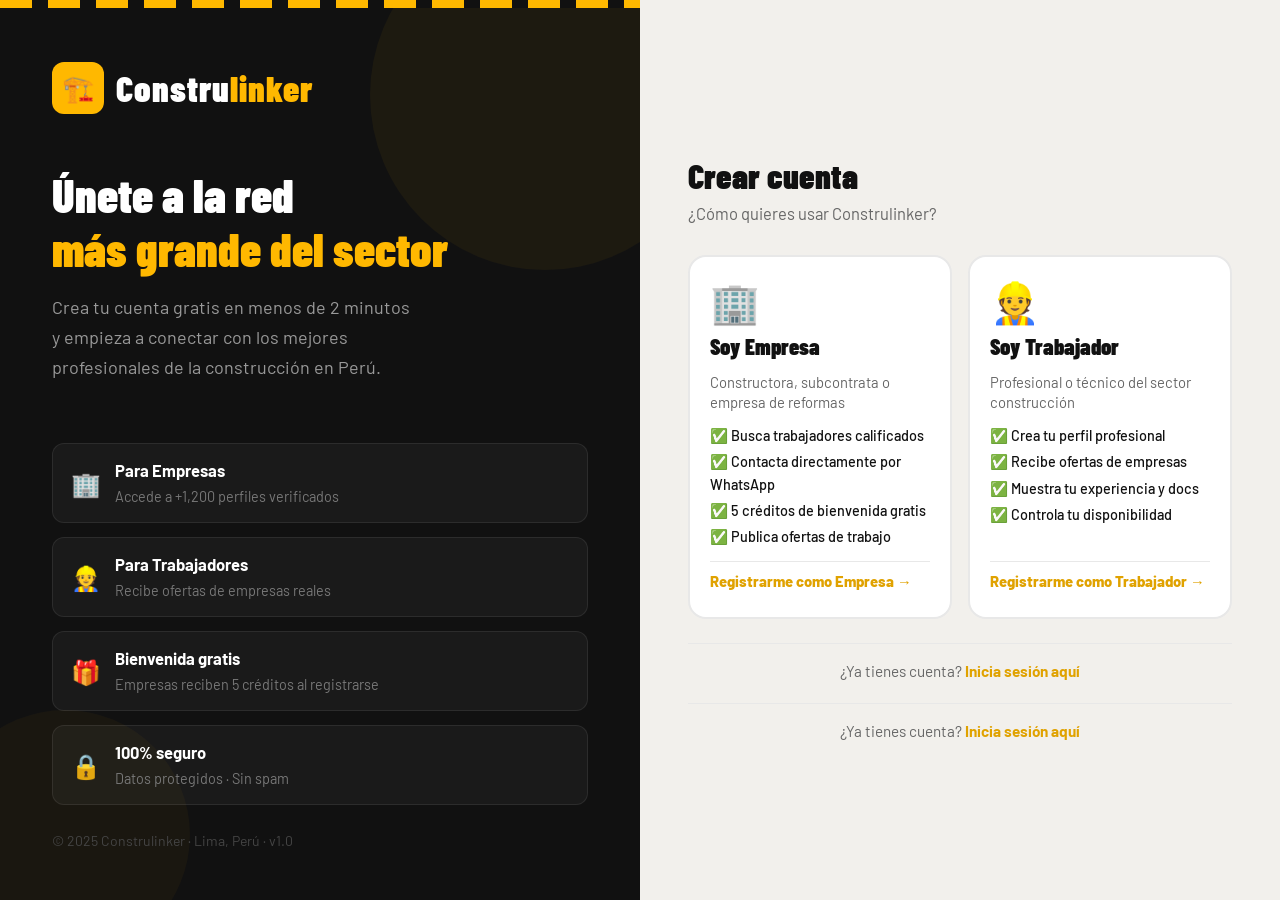
<file: registro.html>
<!DOCTYPE html>
<html lang="es">
<head>
  <meta charset="UTF-8"/>
  <meta name="viewport" content="width=device-width, initial-scale=1.0"/>
  <title>Crear Cuenta — Construlinker</title>
  <link rel="stylesheet" href="css/global.css"/>
  <link rel="stylesheet" href="css/login.css"/>
  <link rel="stylesheet" href="css/registro.css"/>
</head>
<body>

<div class="registro-page">

  <!-- ── PANEL IZQUIERDO: BRANDING ── -->
  <aside class="login-brand">
    <div class="brand-stripes"></div>

    <div class="brand-header">
      <div class="brand-logo">
        <div class="brand-logo-icon">🏗️</div>
        <div class="brand-logo-text">Constru<span>linker</span></div>
      </div>
      <h1 class="brand-tagline">
        Únete a la red<br>
        <em>más grande del sector</em>
      </h1>
      <p class="brand-sub">
        Crea tu cuenta gratis en menos de 2 minutos y empieza a conectar con los mejores profesionales de la construcción en Perú.
      </p>
    </div>

    <div class="brand-features">
      <div class="feature-pill">
        <div class="feature-pill-icon">🏢</div>
        <div class="feature-pill-text">
          <div class="feature-pill-title">Para Empresas</div>
          <div class="feature-pill-sub">Accede a +1,200 perfiles verificados</div>
        </div>
      </div>
      <div class="feature-pill">
        <div class="feature-pill-icon">👷</div>
        <div class="feature-pill-text">
          <div class="feature-pill-title">Para Trabajadores</div>
          <div class="feature-pill-sub">Recibe ofertas de empresas reales</div>
        </div>
      </div>
      <div class="feature-pill">
        <div class="feature-pill-icon">🎁</div>
        <div class="feature-pill-text">
          <div class="feature-pill-title">Bienvenida gratis</div>
          <div class="feature-pill-sub">Empresas reciben 5 créditos al registrarse</div>
        </div>
      </div>
      <div class="feature-pill">
        <div class="feature-pill-icon">🔒</div>
        <div class="feature-pill-text">
          <div class="feature-pill-title">100% seguro</div>
          <div class="feature-pill-sub">Datos protegidos · Sin spam</div>
        </div>
      </div>
    </div>

    <div class="brand-footer">
      © 2025 Construlinker · Lima, Perú · v1.0
    </div>
  </aside>

  <!-- ── PANEL DERECHO: FORMULARIO ── -->
  <main class="registro-form-side">

    <!-- Selector tipo usuario -->
    <div class="registro-tipo-selector" id="paso-tipo">
      <div class="reg-header">
        <h2 class="login-title">Crear cuenta</h2>
        <p class="login-sub">¿Cómo quieres usar Construlinker?</p>
      </div>

      <div class="tipo-cards-grid">
        <div class="tipo-card" id="card-empresa" onclick="seleccionarTipoReg('empresa')">
          <div class="tipo-card-ico">🏢</div>
          <div class="tipo-card-titulo">Soy Empresa</div>
          <div class="tipo-card-sub">Constructora, subcontrata o empresa de reformas</div>
          <ul class="tipo-card-lista">
            <li>✅ Busca trabajadores calificados</li>
            <li>✅ Contacta directamente por WhatsApp</li>
            <li>✅ 5 créditos de bienvenida gratis</li>
            <li>✅ Publica ofertas de trabajo</li>
          </ul>
          <div class="tipo-card-cta">Registrarme como Empresa →</div>
        </div>

        <div class="tipo-card" id="card-trabajador" onclick="seleccionarTipoReg('trabajador')">
          <div class="tipo-card-ico">👷</div>
          <div class="tipo-card-titulo">Soy Trabajador</div>
          <div class="tipo-card-sub">Profesional o técnico del sector construcción</div>
          <ul class="tipo-card-lista">
            <li>✅ Crea tu perfil profesional</li>
            <li>✅ Recibe ofertas de empresas</li>
            <li>✅ Muestra tu experiencia y docs</li>
            <li>✅ Controla tu disponibilidad</li>
          </ul>
          <div class="tipo-card-cta">Registrarme como Trabajador →</div>
        </div>
      </div>

      <div class="reg-login-link">
        ¿Ya tienes cuenta? <a href="index.html">Inicia sesión aquí</a>
      </div>
    </div>

    <!-- ── FORMULARIO EMPRESA ── -->
    <div class="registro-form-wrap" id="form-empresa" style="display:none">

      <div class="reg-back-btn" onclick="volverATipos()">← Cambiar tipo de cuenta</div>

      <div class="reg-tipo-badge reg-tipo-empresa">🏢 Registro de Empresa</div>
      <h2 class="login-title">Datos de tu empresa</h2>
      <p class="login-sub">Completa la información para activar tu cuenta.</p>

      <!-- Progreso -->
      <div class="reg-progreso">
        <div class="prog-step active" id="prog-e-1">1</div>
        <div class="prog-linea"></div>
        <div class="prog-step" id="prog-e-2">2</div>
        <div class="prog-linea"></div>
        <div class="prog-step" id="prog-e-3">3</div>
      </div>
      <div class="reg-progreso-labels">
        <span>Empresa</span><span>Contacto</span><span>Acceso</span>
      </div>

      <div class="login-error" id="error-empresa"></div>

      <!-- PASO 1: Datos empresa -->
      <div class="reg-paso" id="paso-e-1">
        <div class="form-group">
          <label class="form-label">🏢 Razón Social *</label>
          <input type="text" class="form-input" id="e-nombre"
            placeholder="Constructora Ejemplo S.A.C."/>
        </div>
        <div class="form-group">
          <label class="form-label">🪪 RUC *</label>
          <div class="input-icon-wrap">
            <span class="icon-left">🪪</span>
            <input type="text" class="form-input" id="e-ruc"
              placeholder="20XXXXXXXXX" maxlength="11" inputmode="numeric"/>
          </div>
          <span class="form-hint">11 dígitos, comienza con 20</span>
        </div>
        <div class="form-row-2">
          <div class="form-group">
            <label class="form-label">👤 Representante Legal *</label>
            <input type="text" class="form-input" id="e-representante"
              placeholder="Nombre completo"/>
          </div>
          <div class="form-group">
            <label class="form-label">💼 Cargo *</label>
            <input type="text" class="form-input" id="e-cargo"
              placeholder="Gerente General"/>
          </div>
        </div>
        <div class="form-row-2">
          <div class="form-group">
            <label class="form-label">🏗️ Sector principal</label>
            <select class="form-select" id="e-sector">
              <option value="">Seleccionar…</option>
              <option>Edificación residencial</option>
              <option>Edificación comercial</option>
              <option>Infraestructura vial</option>
              <option>Obras de rehabilitación</option>
              <option>Instalaciones</option>
              <option>Subcontrata</option>
              <option>Otro</option>
            </select>
          </div>
          <div class="form-group">
            <label class="form-label">👥 Tamaño empresa</label>
            <select class="form-select" id="e-tamaño">
              <option value="">Seleccionar…</option>
              <option>1-5 empleados</option>
              <option>6-20 empleados</option>
              <option>21-50 empleados</option>
              <option>51-200 empleados</option>
              <option>+200 empleados</option>
            </select>
          </div>
        </div>
        <div class="form-group">
          <label class="form-label">📍 Distrito / Provincia</label>
          <input type="text" class="form-input" id="e-ubicacion"
            placeholder="San Isidro, Lima"/>
        </div>
        <button class="btn-primary" style="width:100%;justify-content:center"
          onclick="siguientePasoEmpresa(1)">Continuar →</button>
      </div>

      <!-- PASO 2: Contacto -->
      <div class="reg-paso" id="paso-e-2" style="display:none">
        <div class="form-group">
          <label class="form-label">📧 Correo corporativo *</label>
          <div class="input-icon-wrap">
            <span class="icon-left">📧</span>
            <input type="email" class="form-input" id="e-email"
              placeholder="gerencia@tuempresa.com" autocomplete="email"/>
          </div>
        </div>
        <div class="form-group">
          <label class="form-label">📞 Teléfono de contacto *</label>
          <div class="input-icon-wrap">
            <span class="icon-left">📞</span>
            <input type="tel" class="form-input" id="e-telefono"
              placeholder="+51 01 XXX-XXXX"/>
          </div>
        </div>
        <div class="form-group">
          <label class="form-label">🌐 Sitio web (opcional)</label>
          <div class="input-icon-wrap">
            <span class="icon-left">🌐</span>
            <input type="url" class="form-input" id="e-web"
              placeholder="www.tuempresa.com"/>
          </div>
        </div>
        <div class="form-group">
          <label class="form-label">📝 Descripción breve (opcional)</label>
          <textarea class="form-textarea" id="e-desc" rows="3"
            placeholder="¿A qué se dedica tu empresa? Tipo de obras, especialidades…"></textarea>
        </div>
        <div style="display:flex;gap:12px">
          <button class="btn-secondary" onclick="irPasoEmpresa(1)">← Atrás</button>
          <button class="btn-primary" style="flex:1;justify-content:center"
            onclick="siguientePasoEmpresa(2)">Continuar →</button>
        </div>
      </div>

      <!-- PASO 3: Contraseña -->
      <div class="reg-paso" id="paso-e-3" style="display:none">
        <div class="reg-bienvenida-box">
          <div style="font-size:36px">🎁</div>
          <div>
            <div style="font-weight:800;color:var(--negro)">¡Recibirás 5 créditos gratis!</div>
            <div style="font-size:.82rem;color:var(--gris-med)">Al activar tu cuenta podrás contactar hasta 5 trabajadores sin costo.</div>
          </div>
        </div>
        <div class="form-group">
          <label class="form-label">🔒 Contraseña *</label>
          <div class="pass-wrap">
            <input type="password" class="form-input" id="e-pass"
              placeholder="Mínimo 6 caracteres" autocomplete="new-password"/>
            <button type="button" class="toggle-pass"
              onclick="togglePass('e-pass','icon-e-pass')">
              <span id="icon-e-pass">👁️</span>
            </button>
          </div>
        </div>
        <div class="form-group">
          <label class="form-label">🔒 Repetir contraseña *</label>
          <div class="pass-wrap">
            <input type="password" class="form-input" id="e-pass2"
              placeholder="Repite tu contraseña" autocomplete="new-password"/>
            <button type="button" class="toggle-pass"
              onclick="togglePass('e-pass2','icon-e-pass2')">
              <span id="icon-e-pass2">👁️</span>
            </button>
          </div>
        </div>
        <div class="form-group">
          <label class="check-label">
            <input type="checkbox" id="e-terminos"/>
            <span>Acepto los <a href="#" onclick="return false">Términos de uso</a> y la
            <a href="#" onclick="return false">Política de privacidad</a></span>
          </label>
        </div>
        <div style="display:flex;gap:12px">
          <button class="btn-secondary" onclick="irPasoEmpresa(2)">← Atrás</button>
          <button class="btn-primary" style="flex:1;justify-content:center" id="btn-reg-empresa"
            onclick="registrarEmpresa()">🏢 Crear Cuenta de Empresa</button>
        </div>
      </div>

    </div><!-- form-empresa -->

    <!-- ── FORMULARIO TRABAJADOR ── -->
    <div class="registro-form-wrap" id="form-trabajador" style="display:none">

      <div class="reg-back-btn" onclick="volverATipos()">← Cambiar tipo de cuenta</div>

      <div class="reg-tipo-badge reg-tipo-trabajador">👷 Registro de Trabajador</div>
      <h2 class="login-title">Tu perfil profesional</h2>
      <p class="login-sub">Así te encontrarán las empresas.</p>

      <!-- Progreso -->
      <div class="reg-progreso">
        <div class="prog-step active" id="prog-t-1">1</div>
        <div class="prog-linea"></div>
        <div class="prog-step" id="prog-t-2">2</div>
        <div class="prog-linea"></div>
        <div class="prog-step" id="prog-t-3">3</div>
      </div>
      <div class="reg-progreso-labels">
        <span>Personal</span><span>Profesional</span><span>Acceso</span>
      </div>

      <div class="login-error" id="error-trabajador"></div>

      <!-- PASO 1: Datos personales -->
      <div class="reg-paso" id="paso-t-1">
        <div class="form-group">
          <label class="form-label">👤 Nombre completo *</label>
          <input type="text" class="form-input" id="t-nombre"
            placeholder="Juan Pérez García"/>
        </div>
        <div class="form-row-2">
          <div class="form-group">
            <label class="form-label">🪪 DNI *</label>
            <input type="text" class="form-input" id="t-dni"
              placeholder="XXXXXXXX" maxlength="8" inputmode="numeric"/>
          </div>
          <div class="form-group">
            <label class="form-label">📅 Fecha nacimiento</label>
            <input type="date" class="form-input" id="t-nacimiento"/>
          </div>
        </div>
        <div class="form-group">
          <label class="form-label">📞 WhatsApp *</label>
          <div class="input-icon-wrap">
            <span class="icon-left">📱</span>
            <input type="tel" class="form-input" id="t-whatsapp"
              placeholder="+51 9XX XXX XXX"/>
          </div>
          <span class="form-hint">Las empresas te contactarán por aquí</span>
        </div>
        <div class="form-group">
          <label class="form-label">📍 Zona / Distrito donde trabajas *</label>
          <input type="text" class="form-input" id="t-zona"
            placeholder="Ej: San Juan de Lurigancho, Lima"/>
        </div>

        <!-- Avatar selector -->
        <div class="form-group">
          <label class="form-label">🖼️ Tu avatar</label>
          <div class="avatar-selector" id="avatar-selector">
            <div class="avatar-opt active" onclick="seleccionarAvatar(this,'👷')">👷</div>
            <div class="avatar-opt" onclick="seleccionarAvatar(this,'🔧')">🔧</div>
            <div class="avatar-opt" onclick="seleccionarAvatar(this,'⚡')">⚡</div>
            <div class="avatar-opt" onclick="seleccionarAvatar(this,'🏗️')">🏗️</div>
            <div class="avatar-opt" onclick="seleccionarAvatar(this,'🎨')">🎨</div>
            <div class="avatar-opt" onclick="seleccionarAvatar(this,'🔩')">🔩</div>
            <div class="avatar-opt" onclick="seleccionarAvatar(this,'🧱')">🧱</div>
            <div class="avatar-opt" onclick="seleccionarAvatar(this,'🪟')">🪟</div>
            <div class="avatar-opt" onclick="seleccionarAvatar(this,'📐')">📐</div>
            <div class="avatar-opt" onclick="seleccionarAvatar(this,'🚜')">🚜</div>
            <div class="avatar-opt" onclick="seleccionarAvatar(this,'🦺')">🦺</div>
            <div class="avatar-opt" onclick="seleccionarAvatar(this,'🪚')">🪚</div>
          </div>
        </div>

        <button class="btn-primary" style="width:100%;justify-content:center"
          onclick="siguientePasoTrabajador(1)">Continuar →</button>
      </div>

      <!-- PASO 2: Datos profesionales -->
      <div class="reg-paso" id="paso-t-2" style="display:none">
        <div class="form-row-2">
          <div class="form-group">
            <label class="form-label">🔧 Oficio principal *</label>
            <select class="form-select" id="t-oficio">
              <option value="">Seleccionar…</option>
              <optgroup label="Obra Gruesa">
                <option>Albañil / Oficial de Primera</option>
                <option>Albañil / Oficial de Segunda</option>
                <option>Encofrador</option>
                <option>Ferrallista</option>
                <option>Yesero / Escayolista</option>
                <option>Peón de Albañilería</option>
              </optgroup>
              <optgroup label="Acabados">
                <option>Pintor de Obra</option>
                <option>Solador / Alicatador</option>
                <option>Montador de Pladur</option>
                <option>Colocador de Pavimentos</option>
                <option>Colocador de Piedra Natural</option>
                <option>Cristalero / Montador de Ventanas</option>
                <option>Rehabilitador de Fachadas</option>
              </optgroup>
              <optgroup label="Instalaciones">
                <option>Electricista de Obra</option>
                <option>Fontanero / Instalador de Tuberías</option>
                <option>Instalador de Climatización</option>
                <option>Instalador de Gas</option>
                <option>Instalador Solar / Fotovoltaico</option>
                <option>Soldador Especializado</option>
              </optgroup>
              <optgroup label="Maquinaria y Transporte">
                <option>Gruista (Torre y Móvil)</option>
                <option>Operador de Maquinaria Pesada</option>
                <option>Montador de Andamios</option>
                <option>Transportista de Materiales</option>
                <option>Conductor Camión Hormigonera</option>
              </optgroup>
              <optgroup label="Técnicos y Gestión">
                <option>Arquitecto</option>
                <option>Arquitecto Técnico / Aparejador</option>
                <option>Ingeniero Civil</option>
                <option>Jefe de Obra</option>
                <option>Encargado de Obra</option>
                <option>Técnico PRL</option>
                <option>Topógrafo</option>
              </optgroup>
              <optgroup label="Auxiliares">
                <option>Auxiliar de Obra</option>
                <option>Mozo de Almacén</option>
                <option>Técnico de Logística de Obra</option>
                <option>Personal de Limpieza Post-Obra</option>
              </optgroup>
            </select>
          </div>
          <div class="form-group">
            <label class="form-label">📅 Años de experiencia *</label>
            <input type="number" class="form-input" id="t-exp"
              placeholder="Ej: 8" min="0" max="60"/>
          </div>
        </div>

        <div class="form-group">
          <label class="form-label">📊 Disponibilidad inicial *</label>
          <div class="disp-reg-grid">
            <div class="disp-reg-opt active" data-val="disponible"
              onclick="seleccionarDisp(this)">
              <span>✅</span>
              <div>
                <strong>Disponible</strong>
                <p>Busco trabajo ahora</p>
              </div>
            </div>
            <div class="disp-reg-opt" data-val="limitado"
              onclick="seleccionarDisp(this)">
              <span>◐</span>
              <div>
                <strong>Disponibilidad Limitada</strong>
                <p>Tengo trabajo parcial</p>
              </div>
            </div>
            <div class="disp-reg-opt" data-val="no_disponible"
              onclick="seleccionarDisp(this)">
              <span>❌</span>
              <div>
                <strong>No Disponible</strong>
                <p>Estoy contratado</p>
              </div>
            </div>
          </div>
        </div>

        <div class="form-group">
          <label class="form-label">🛠️ Habilidades principales</label>
          <input type="text" class="form-input" id="t-habilidades"
            placeholder="Ej: Tarrajeo, Encofrado metálico, Nivelación"/>
          <span class="form-hint">Separa con comas · máximo 6</span>
        </div>
        <div class="form-group">
          <label class="form-label">📝 Descripción profesional</label>
          <textarea class="form-textarea" id="t-desc" rows="3"
            placeholder="Cuéntanos tu experiencia, en qué eres especialista y cómo trabajas…"></textarea>
        </div>

        <div style="display:flex;gap:12px">
          <button class="btn-secondary" onclick="irPasoTrabajador(1)">← Atrás</button>
          <button class="btn-primary" style="flex:1;justify-content:center"
            onclick="siguientePasoTrabajador(2)">Continuar →</button>
        </div>
      </div>

      <!-- PASO 3: Acceso -->
      <div class="reg-paso" id="paso-t-3" style="display:none">

        <div class="reg-perfil-preview" id="t-preview">
          <!-- Generado por JS -->
        </div>

        <div class="form-group">
          <label class="form-label">📧 Correo electrónico *</label>
          <div class="input-icon-wrap">
            <span class="icon-left">📧</span>
            <input type="email" class="form-input" id="t-email"
              placeholder="tucorreo@gmail.com" autocomplete="email"/>
          </div>
        </div>
        <div class="form-group">
          <label class="form-label">🔒 Contraseña *</label>
          <div class="pass-wrap">
            <input type="password" class="form-input" id="t-pass"
              placeholder="Mínimo 6 caracteres" autocomplete="new-password"/>
            <button type="button" class="toggle-pass"
              onclick="togglePass('t-pass','icon-t-pass')">
              <span id="icon-t-pass">👁️</span>
            </button>
          </div>
        </div>
        <div class="form-group">
          <label class="form-label">🔒 Repetir contraseña *</label>
          <div class="pass-wrap">
            <input type="password" class="form-input" id="t-pass2"
              placeholder="Repite tu contraseña" autocomplete="new-password"/>
            <button type="button" class="toggle-pass"
              onclick="togglePass('t-pass2','icon-t-pass2')">
              <span id="icon-t-pass2">👁️</span>
            </button>
          </div>
        </div>
        <div class="form-group">
          <label class="check-label">
            <input type="checkbox" id="t-terminos"/>
            <span>Acepto los <a href="#" onclick="return false">Términos de uso</a> y la
            <a href="#" onclick="return false">Política de privacidad</a></span>
          </label>
        </div>
        <div style="display:flex;gap:12px">
          <button class="btn-secondary" onclick="irPasoTrabajador(2)">← Atrás</button>
          <button class="btn-primary" style="flex:1;justify-content:center" id="btn-reg-trabajador"
            onclick="registrarTrabajador()">👷 Crear Perfil de Trabajador</button>
        </div>
      </div>

    </div><!-- form-trabajador -->

    <!-- ── PANTALLA ÉXITO ── -->
    <div class="reg-exito" id="reg-exito" style="display:none">
      <div class="exito-ico" id="exito-ico">🎉</div>
      <h2 class="exito-titulo" id="exito-titulo">¡Cuenta creada!</h2>
      <p class="exito-sub"   id="exito-sub">Bienvenido a Construlinker</p>
      <div class="exito-creditos" id="exito-creditos" style="display:none">
        <span>🪙</span>
        <div>
          <strong>5 créditos de bienvenida añadidos</strong>
          <p>Ya puedes empezar a contactar trabajadores</p>
        </div>
      </div>
      <button class="btn-primary" style="width:100%;justify-content:center;margin-top:10px"
        id="btn-exito" onclick="irAlApp()">
        🚀 Ir a la plataforma
      </button>
      <button class="btn-secondary" style="width:100%;justify-content:center;margin-top:10px"
        onclick="window.location.href='index.html'">
        🔐 Iniciar sesión
      </button>
    </div>

    <div class="reg-login-link" id="link-login-bottom">
      ¿Ya tienes cuenta? <a href="index.html">Inicia sesión aquí</a>
    </div>

  </main>
</div><!-- .registro-page -->

<script src="js/app.js"></script>
<script src="js/registro.js"></script>
</body>
</html>
</file>
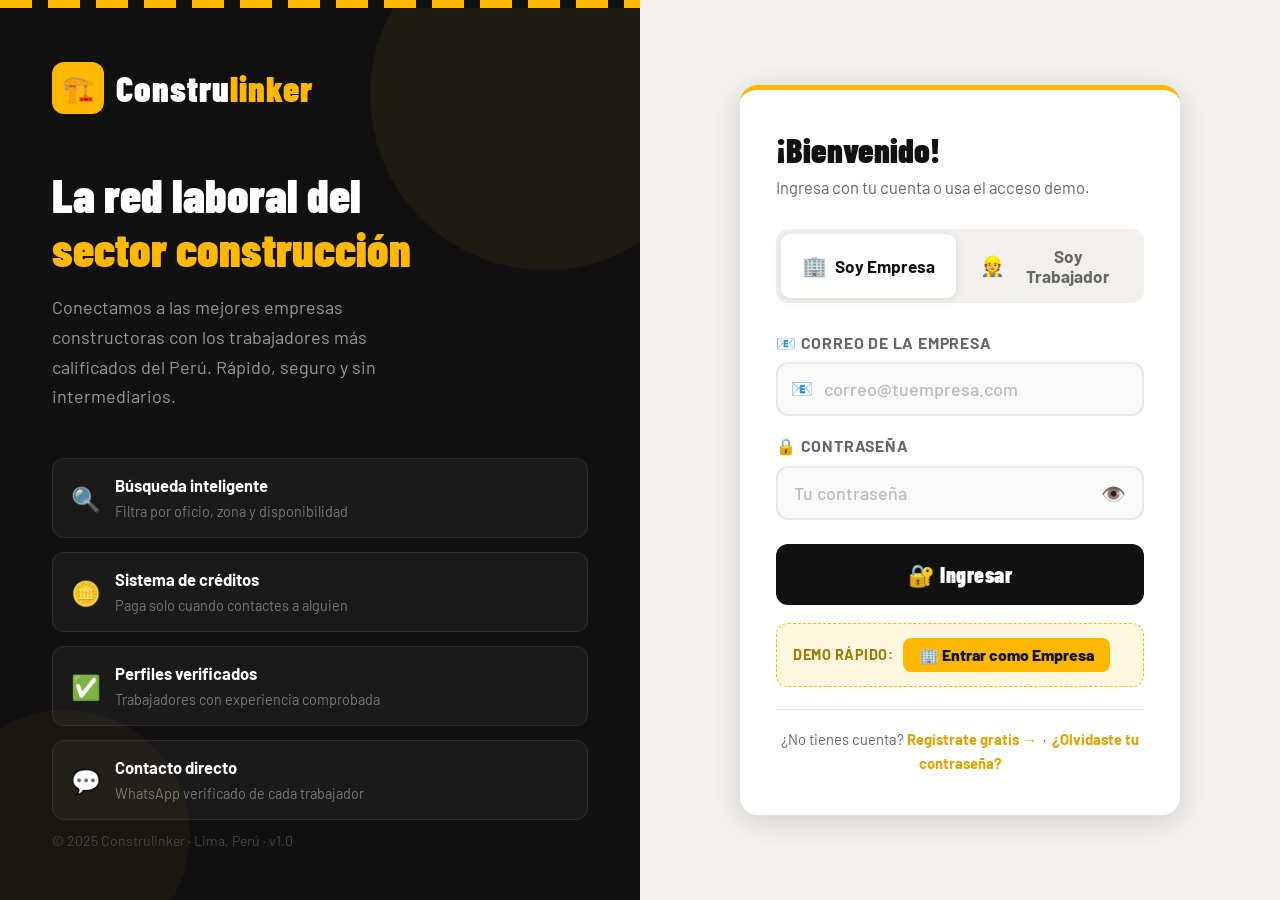
<file: urgencias.html>
<!DOCTYPE html>
<html lang="es">
<head>
  <meta charset="UTF-8"/>
  <meta name="viewport" content="width=device-width, initial-scale=1.0"/>
  <title>Bolsa de Urgencias — Construlinker</title>
  <link rel="stylesheet" href="css/global.css"/>
  <link rel="stylesheet" href="css/feed.css"/>
  <link rel="stylesheet" href="css/urgencias.css"/>
</head>
<body>

<!-- ── HEADER ── -->
<header class="app-header">
  <div class="header-inner">
    <a href="feed.html" class="logo">
      <div class="logo-icon">🏗️</div>
      <div class="logo-text">Constru<span>linker</span></div>
    </a>
    <nav class="header-nav">
      <a href="feed.html"                class="nav-link">🔍 Buscar</a>
      <a href="urgencias.html"           class="nav-link">⚡ Urgencias</a>
      <a href="dashboard.html"           class="nav-link">🏢 Mi Empresa</a>
      <a href="dashboard.html#historial" class="nav-link">📋 Historial</a>
      <a href="dashboard.html#creditos"  class="nav-link">🛒 Créditos</a>
    </nav>
    <div class="header-right">
      <div class="wallet-chip" onclick="window.location.href='dashboard.html#creditos'">
        <span>🪙</span>
        <div>
          <div class="wallet-label-sm">Créditos</div>
          <div class="wallet-count" id="creditos-count">10</div>
        </div>
      </div>
      <div class="user-badge">
        <div class="user-avatar-sm">🏢</div>
        <span class="user-name-sm" id="header-username">Empresa</span>
      </div>
      <button class="btn-logout" onclick="logout()">🚪 Salir</button>
    </div>
  </div>
</header>

<!-- ── HERO URGENCIAS ── -->
<div class="urgencias-hero">
  <div class="urgencias-hero-inner">
    <div class="urgencias-hero-left">
      <div class="urgencias-badge">⚡ BOLSA DE URGENCIAS</div>
      <h1 class="urgencias-hero-titulo">
        Trabajadores que pueden<br>
        <span>empezar hoy mismo</span>
      </h1>
      <p class="urgencias-hero-sub">
        Profesionales verificados con disponibilidad inmediata. Filtra por oficio, contáctalos en minutos y cubre tu necesidad de personal hoy.
      </p>
      <div class="urgencias-stats-row">
        <div class="urg-stat">
          <div class="urg-stat-num" id="total-urgentes">0</div>
          <div class="urg-stat-label">Disponibles ahora</div>
        </div>
        <div class="urg-stat">
          <div class="urg-stat-num" id="total-hoy">0</div>
          <div class="urg-stat-label">Pueden entrar hoy</div>
        </div>
        <div class="urg-stat">
          <div class="urg-stat-num">🪙 1</div>
          <div class="urg-stat-label">Crédito por contacto</div>
        </div>
      </div>
    </div>
    <div class="urgencias-hero-right">
      <div class="urgencias-clock">⏱️</div>
      <div class="urgencias-clock-label">Actualizado ahora</div>
      <div class="urgencias-ticker" id="urgencias-ticker">
        <!-- Ticker generado por JS -->
      </div>
    </div>
  </div>
</div>

<!-- ── SEMÁFORO ── -->
<div class="semaforo-banner semaforo-normal" id="semaforo-banner" style="display:none">
  <span class="semaforo-ico">⚠️</span>
  <span class="semaforo-msg" id="semaforo-msg"></span>
  <button class="btn-primary" style="margin-left:auto;padding:9px 18px;font-size:.88rem"
    onclick="abrirModalCompraUrg()">🛒 Comprar Créditos</button>
</div>

<!-- ── CONTENIDO PRINCIPAL ── -->
<div class="urgencias-layout">

  <!-- SIDEBAR -->
  <aside class="urgencias-sidebar">

    <!-- Wallet -->
    <div class="sidebar-card sidebar-wallet">
      <div class="sidebar-section-title" style="color:#888">🪙 Tu Billetera</div>
      <div class="wallet-display">
        <div class="wallet-big-num" id="wallet-urg-num">10</div>
        <div class="wallet-big-label">Créditos disponibles</div>
        <div class="wallet-barra">
          <div class="wallet-progreso" id="wallet-urg-prog" style="width:100%"></div>
        </div>
      </div>
      <button class="btn-recargar" onclick="abrirModalCompraUrg()">🛒 Recargar</button>
    </div>

    <!-- Filtro rápido por disponibilidad -->
    <div class="sidebar-card">
      <div class="sidebar-section-title">⏱ Cuándo pueden entrar</div>
      <div class="urg-filtro-disp">
        <button class="urg-fil-btn active" data-disp="todos"      onclick="filtrarDisp(this,'todos')">
          🔍 Todos
        </button>
        <button class="urg-fil-btn"        data-disp="Hoy"        onclick="filtrarDisp(this,'Hoy')">
          🔴 Hoy mismo
        </button>
        <button class="urg-fil-btn"        data-disp="Mañana"     onclick="filtrarDisp(this,'Mañana')">
          🟡 Mañana
        </button>
        <button class="urg-fil-btn"        data-disp="Esta semana" onclick="filtrarDisp(this,'Esta semana')">
          🟢 Esta semana
        </button>
      </div>
    </div>

    <!-- Filtro por categoría -->
    <div class="sidebar-card">
      <div class="sidebar-section-title">📁 Categoría</div>
      <ul class="cat-list" id="urg-cat-list">
        <li class="cat-item active" onclick="filtrarCatUrg(this,'')"                     data-cat="">
          <span>🔍 Todas</span><span class="cat-count" id="cnt-todas">0</span>
        </li>
        <li class="cat-item" onclick="filtrarCatUrg(this,'Obra Gruesa')"                 data-cat="Obra Gruesa">
          <span>🧱 Obra Gruesa</span><span class="cat-count" id="cnt-og">0</span>
        </li>
        <li class="cat-item" onclick="filtrarCatUrg(this,'Acabados')"                    data-cat="Acabados">
          <span>🎨 Acabados</span><span class="cat-count" id="cnt-ac">0</span>
        </li>
        <li class="cat-item" onclick="filtrarCatUrg(this,'Instalaciones')"               data-cat="Instalaciones">
          <span>⚡ Instalaciones</span><span class="cat-count" id="cnt-in">0</span>
        </li>
        <li class="cat-item" onclick="filtrarCatUrg(this,'Maquinaria y Transporte')"     data-cat="Maquinaria y Transporte">
          <span>🚜 Maquinaria</span><span class="cat-count" id="cnt-mq">0</span>
        </li>
        <li class="cat-item" onclick="filtrarCatUrg(this,'Técnicos y Gestión')"          data-cat="Técnicos y Gestión">
          <span>📋 Técnicos</span><span class="cat-count" id="cnt-tg">0</span>
        </li>
        <li class="cat-item" onclick="filtrarCatUrg(this,'Auxiliares')"                  data-cat="Auxiliares">
          <span>🦺 Auxiliares</span><span class="cat-count" id="cnt-aux">0</span>
        </li>
      </ul>
    </div>

    <!-- Cómo funciona -->
    <div class="sidebar-card urg-como">
      <div class="sidebar-section-title">❓ ¿Cómo funciona?</div>
      <ol class="urg-pasos">
        <li><span>1</span> Filtra por oficio y cuándo puede entrar</li>
        <li><span>2</span> Haz clic en "Ver Contacto" (1 crédito)</li>
        <li><span>3</span> Escríbele por WhatsApp directamente</li>
        <li><span>4</span> ¡Confirmado en minutos!</li>
      </ol>
    </div>

  </aside>

  <!-- MAIN -->
  <main class="urgencias-main">

    <!-- Barra de búsqueda rápida -->
    <div class="urg-search-bar">
      <div class="search-input-wrap" style="flex:1">
        <span class="search-icon">🔍</span>
        <input type="text" id="urg-search" class="search-input"
          placeholder="Busca por oficio, zona o habilidad…"/>
      </div>
      <button class="btn-search" onclick="aplicarFiltrosUrg()">⚡ Buscar urgente</button>
    </div>

    <!-- Results bar -->
    <div class="results-bar" style="margin-bottom:14px">
      <div>
        <div class="results-title" id="urg-results-title">
          ⚡ Disponibles para entrar hoy o esta semana
        </div>
        <div class="results-count" id="urg-results-count">0 perfiles urgentes</div>
      </div>
      <div class="sort-wrap">
        🔃
        <select class="sort-select" id="urg-sort" onchange="aplicarFiltrosUrg()">
          <option value="hoy">Hoy primero</option>
          <option value="rating">Mejor valorados</option>
          <option value="exp">Más experiencia</option>
        </select>
      </div>
    </div>

    <!-- Grid de cards urgentes -->
    <div class="urgencias-grid" id="urgencias-container">
      <!-- Generado por urgencias.js -->
    </div>

  </main>

</div><!-- urgencias-layout -->

<!-- ── MODAL CONTACTO ── -->
<div class="modal-overlay" id="modal-urg-overlay" style="display:none">
  <div class="modal-box">
    <div class="modal-ico">⚡</div>
    <h2 class="modal-title">Contacto urgente</h2>
    <div style="background:var(--fondo);border-radius:10px;padding:12px 16px;margin:12px 0;text-align:left">
      <div style="font-size:.78rem;font-weight:700;color:var(--gris-med);text-transform:uppercase;margin-bottom:4px">Trabajador</div>
      <div style="font-weight:800;font-size:1.05rem" id="murg-nombre">—</div>
      <div style="font-size:.88rem;color:var(--gris-med)" id="murg-oficio">—</div>
      <div class="urg-disp-badge" id="murg-disp" style="margin-top:8px">—</div>
    </div>
    <div class="modal-cost">🪙 Se descontará <strong>1 Crédito</strong></div>
    <p class="modal-saldo">
      Saldo actual: <strong id="murg-saldo">—</strong> →
      quedarás con <strong id="murg-saldo-post">—</strong>
    </p>
    <div class="modal-btns">
      <button class="btn-cancelar"  onclick="cerrarModalUrg()">✖ Cancelar</button>
      <button class="btn-confirmar" onclick="confirmarContactoUrg()">⚡ Confirmar · 1 Crédito</button>
    </div>
  </div>
</div>

<!-- ── MODAL COMPRA ── -->
<div class="modal-overlay" id="modal-compra-urg" style="display:none">
  <div class="modal-box" style="max-width:580px">
    <div class="modal-ico">💳</div>
    <h2 class="modal-title">Recargar Créditos</h2>
    <p class="modal-body">Necesitas créditos para contactar candidatos urgentes.</p>
    <div class="compra-grid" id="packs-urg-container"></div>
    <button class="btn-secondary" style="width:100%" onclick="cerrarModalCompraUrg()">✖ Ahora no</button>
  </div>
</div>

<script src="js/app.js"></script>
<script src="js/urgencias.js"></script>
</body>
</html>
</file>
<file: css/global.css>
/* ═══════════════════════════════════════════════════════════════
   CONSTRULINKER — global.css
   Variables, reset, componentes compartidos
═══════════════════════════════════════════════════════════════ */

@import url('https://fonts.googleapis.com/css2?family=Barlow+Condensed:wght@400;600;700;800;900&family=Barlow:wght@400;500;600;700&display=swap');

/* ── VARIABLES ───────────────────────────────────────────────── */
:root {
  --amarillo:    #FFB800;
  --amarillo-d:  #E0A200;
  --amarillo-l:  #FFF8E1;
  --negro:       #111111;
  --gris-osc:    #222222;
  --gris-med:    #666666;
  --gris-cla:    #E8E8E8;
  --fondo:       #F2F0EC;
  --blanco:      #FFFFFF;
  --verde:       #27AE60;
  --verde-l:     #EAFAF1;
  --rojo:        #C0392B;
  --rojo-l:      #FDEDEC;
  --azul:        #2980B9;
  --radio:       12px;
  --radio-lg:    18px;
  --sombra:      0 2px 16px rgba(0,0,0,.10);
  --sombra-md:   0 6px 28px rgba(0,0,0,.14);
  --sombra-lg:   0 16px 48px rgba(0,0,0,.18);
  --trans:       all .22s ease;
  --header-h:    68px;
}

/* ── RESET ───────────────────────────────────────────────────── */
*, *::before, *::after { box-sizing: border-box; margin: 0; padding: 0; }
html { font-size: 18px; scroll-behavior: smooth; -webkit-font-smoothing: antialiased; }
body {
  font-family: 'Barlow', sans-serif;
  background: var(--fondo);
  color: var(--negro);
  min-height: 100vh;
  line-height: 1.55;
}
img { display: block; max-width: 100%; }
a   { text-decoration: none; color: inherit; }
button { font-family: inherit; cursor: pointer; }
input, select, textarea { font-family: inherit; }

/* ── TIPOGRAFÍA ──────────────────────────────────────────────── */
h1, h2, h3, h4, h5 {
  font-family: 'Barlow Condensed', sans-serif;
  font-weight: 800;
  line-height: 1.15;
}
h1 { font-size: 2.4rem; }
h2 { font-size: 1.9rem; }
h3 { font-size: 1.4rem; }
h4 { font-size: 1.15rem; }

/* ── APP HEADER ──────────────────────────────────────────────── */
.app-header {
  position: sticky;
  top: 0;
  z-index: 200;
  height: var(--header-h);
  background: var(--negro);
  border-bottom: 4px solid var(--amarillo);
  box-shadow: 0 3px 20px rgba(0,0,0,.4);
}
.header-inner {
  max-width: 1300px;
  margin: 0 auto;
  height: 100%;
  padding: 0 24px;
  display: flex;
  align-items: center;
  gap: 20px;
}

/* Logo */
.logo {
  display: flex;
  align-items: center;
  gap: 10px;
  flex-shrink: 0;
  transition: var(--trans);
}
.logo:hover { opacity: .85; }
.logo-icon {
  width: 40px; height: 40px;
  background: var(--amarillo);
  border-radius: 8px;
  display: flex; align-items: center; justify-content: center;
  font-size: 20px;
}
.logo-text {
  font-family: 'Barlow Condensed', sans-serif;
  font-size: 1.6rem;
  font-weight: 900;
  color: var(--blanco);
  letter-spacing: .5px;
}
.logo-text span { color: var(--amarillo); }

/* Nav links */
.header-nav {
  display: flex;
  align-items: center;
  gap: 4px;
  margin-left: 8px;
  flex: 1;
}
.nav-link {
  display: flex;
  align-items: center;
  gap: 6px;
  padding: 8px 16px;
  border-radius: 8px;
  font-size: .92rem;
  font-weight: 600;
  color: #AAA;
  transition: var(--trans);
  white-space: nowrap;
}
.nav-link:hover { background: rgba(255,255,255,.08); color: var(--blanco); }
.nav-link.active { background: rgba(255,184,0,.15); color: var(--amarillo); }

/* Right side header */
.header-right {
  display: flex;
  align-items: center;
  gap: 12px;
  margin-left: auto;
}

/* Wallet chip */
.wallet-chip {
  display: flex;
  align-items: center;
  gap: 8px;
  background: #2A2A2A;
  border: 2px solid var(--amarillo);
  border-radius: 30px;
  padding: 8px 18px;
  cursor: pointer;
  transition: var(--trans);
}
.wallet-chip:hover { background: #333; transform: translateY(-1px); }
.wallet-chip.wallet-vacio { border-color: var(--rojo); }
.wallet-chip.wallet-vacio .wallet-count { color: var(--rojo); }
.wallet-label-sm { font-size: .7rem; font-weight: 700; color: #888; text-transform: uppercase; letter-spacing: 1px; }
.wallet-count {
  font-family: 'Barlow Condensed', sans-serif;
  font-size: 1.25rem;
  font-weight: 900;
  color: var(--amarillo);
  line-height: 1;
}
.wallet-count.pulsing { animation: walletPulse .5s ease; }
@keyframes walletPulse {
  0%,100% { transform: scale(1); }
  50% { transform: scale(1.3); }
}

/* User badge */
.user-badge {
  display: flex;
  align-items: center;
  gap: 8px;
  padding: 7px 14px;
  border-radius: 30px;
  background: #1C1C1C;
  border: 1.5px solid #3A3A3A;
}
.user-avatar-sm {
  width: 28px; height: 28px;
  background: var(--amarillo);
  border-radius: 50%;
  display: flex; align-items: center; justify-content: center;
  font-size: 14px;
}
.user-name-sm {
  font-size: .85rem;
  font-weight: 600;
  color: #CCC;
  max-width: 140px;
  overflow: hidden;
  text-overflow: ellipsis;
  white-space: nowrap;
}

/* Logout btn */
.btn-logout {
  padding: 7px 14px;
  border-radius: 8px;
  background: transparent;
  border: 1.5px solid #3A3A3A;
  color: #888;
  font-size: .85rem;
  font-weight: 600;
  transition: var(--trans);
  display: flex; align-items: center; gap: 5px;
}
.btn-logout:hover { border-color: var(--rojo); color: var(--rojo); background: rgba(192,57,43,.08); }

/* ── BANNER SIN CRÉDITOS ──────────────────────────────────────── */
.banner-sin-creditos {
  display: none;
  background: linear-gradient(135deg, var(--negro), #2C2C2C);
  border-bottom: 3px solid var(--amarillo);
  padding: 14px 28px;
  align-items: center;
  gap: 16px;
  flex-wrap: wrap;
  position: sticky;
  top: var(--header-h);
  z-index: 100;
}
.banner-sin-creditos.visible { display: flex; }
.banner-texto { flex: 1; }
.banner-titulo { font-family: 'Barlow Condensed', sans-serif; font-size: 1.1rem; font-weight: 800; color: var(--amarillo); }
.banner-sub    { font-size: .85rem; color: #BBB; margin-top: 2px; }

/* ── BOTONES BASE ─────────────────────────────────────────────── */
.btn-primary {
  display: inline-flex;
  align-items: center;
  gap: 8px;
  padding: 15px 28px;
  background: var(--amarillo);
  color: var(--negro);
  border: none;
  border-radius: var(--radio);
  font-family: 'Barlow Condensed', sans-serif;
  font-size: 1.1rem;
  font-weight: 900;
  letter-spacing: .5px;
  cursor: pointer;
  transition: var(--trans);
  box-shadow: 0 3px 12px rgba(255,184,0,.3);
  text-decoration: none;
}
.btn-primary:hover { background: var(--amarillo-d); transform: translateY(-2px); box-shadow: 0 6px 20px rgba(255,184,0,.4); }
.btn-primary:active { transform: translateY(0); }

.btn-secondary {
  display: inline-flex;
  align-items: center;
  gap: 8px;
  padding: 13px 24px;
  background: transparent;
  color: var(--gris-med);
  border: 2px solid var(--gris-cla);
  border-radius: var(--radio);
  font-family: 'Barlow', sans-serif;
  font-size: .95rem;
  font-weight: 700;
  cursor: pointer;
  transition: var(--trans);
}
.btn-secondary:hover { border-color: #BBB; background: #F5F5F5; color: var(--negro); }

.btn-dark {
  display: inline-flex;
  align-items: center;
  gap: 8px;
  padding: 14px 26px;
  background: var(--negro);
  color: var(--amarillo);
  border: none;
  border-radius: var(--radio);
  font-family: 'Barlow Condensed', sans-serif;
  font-size: 1.05rem;
  font-weight: 800;
  cursor: pointer;
  transition: var(--trans);
}
.btn-dark:hover { background: #333; transform: translateY(-2px); box-shadow: var(--sombra-md); }

.btn-verde {
  display: inline-flex;
  align-items: center;
  gap: 8px;
  padding: 14px 26px;
  background: var(--verde);
  color: var(--blanco);
  border: none;
  border-radius: var(--radio);
  font-family: 'Barlow Condensed', sans-serif;
  font-size: 1.05rem;
  font-weight: 800;
  cursor: pointer;
  transition: var(--trans);
}
.btn-verde:hover { background: #219a52; transform: translateY(-2px); }

/* ── CHIPS & BADGES ──────────────────────────────────────────── */
.chip {
  display: inline-block;
  background: #F0EEE9;
  border-radius: 6px;
  padding: 4px 12px;
  font-size: .82rem;
  font-weight: 600;
  color: #555;
}
.chip-more  { background: var(--amarillo-l); color: var(--amarillo-d); border: 1px solid var(--amarillo); }
.chip-cert  { background: var(--verde-l); color: var(--verde); }
.chip-big {
  display: inline-block;
  padding: 7px 16px;
  background: var(--fondo);
  border: 1.5px solid var(--gris-cla);
  border-radius: 8px;
  font-size: .9rem;
  font-weight: 600;
  color: var(--gris-med);
  margin: 3px;
}

.badge-disponible { background: var(--verde-l); color: var(--verde); }
.badge-ocupado    { background: var(--rojo-l);  color: var(--rojo); }
.estado-badge {
  display: inline-flex;
  align-items: center;
  gap: 4px;
  padding: 4px 12px;
  border-radius: 20px;
  font-size: .8rem;
  font-weight: 700;
  text-transform: uppercase;
  letter-spacing: .5px;
}

/* ── FORMULARIOS COMPARTIDOS ─────────────────────────────────── */
.form-group { margin-bottom: 18px; }
.form-label {
  display: block;
  font-size: .88rem;
  font-weight: 700;
  color: var(--gris-med);
  text-transform: uppercase;
  letter-spacing: .8px;
  margin-bottom: 7px;
}
.form-input, .form-select, .form-textarea {
  width: 100%;
  padding: 14px 16px;
  border: 2px solid var(--gris-cla);
  border-radius: var(--radio);
  font-size: 1rem;
  font-weight: 500;
  color: var(--negro);
  background: #FAFAFA;
  outline: none;
  transition: var(--trans);
}
.form-input:focus, .form-select:focus, .form-textarea:focus {
  border-color: var(--amarillo);
  background: var(--blanco);
  box-shadow: 0 0 0 3px rgba(255,184,0,.12);
}
.form-input::placeholder, .form-textarea::placeholder { color: #BBB; }

.form-select {
  appearance: none;
  background-image: url("data:image/svg+xml,%3Csvg xmlns='http://www.w3.org/2000/svg' width='16' height='16' viewBox='0 0 24 24' fill='none' stroke='%23666' stroke-width='2.5'%3E%3Cpolyline points='6 9 12 15 18 9'/%3E%3C/svg%3E");
  background-repeat: no-repeat;
  background-position: right 14px center;
  padding-right: 42px;
  cursor: pointer;
}
.form-textarea { resize: vertical; min-height: 110px; }

/* Input con icono */
.input-icon-wrap { position: relative; }
.input-icon-wrap .icon-left {
  position: absolute;
  left: 15px;
  top: 50%;
  transform: translateY(-50%);
  font-size: 18px;
  pointer-events: none;
}
.input-icon-wrap .form-input { padding-left: 46px; }

/* ── MODAL BASE ──────────────────────────────────────────────── */
.modal-overlay {
  display: none;
  position: fixed;
  inset: 0;
  background: rgba(0,0,0,.65);
  backdrop-filter: blur(5px);
  z-index: 1000;
  align-items: center;
  justify-content: center;
  padding: 20px;
  animation: fadeIn .2s ease;
}
.modal-overlay.open { display: flex; }

@keyframes fadeIn  { from { opacity: 0; } to { opacity: 1; } }
@keyframes slideUp { from { opacity: 0; transform: translateY(28px); } to { opacity: 1; transform: translateY(0); } }

.modal-box {
  background: var(--blanco);
  border-radius: var(--radio-lg);
  box-shadow: var(--sombra-lg);
  padding: 36px 32px 28px;
  max-width: 460px;
  width: 100%;
  border-top: 6px solid var(--amarillo);
  animation: slideUp .3s ease;
  text-align: center;
}
.modal-box.modal-danger { border-top-color: var(--rojo); }

.modal-ico   { font-size: 52px; margin-bottom: 10px; }
.modal-title {
  font-family: 'Barlow Condensed', sans-serif;
  font-size: 1.7rem;
  font-weight: 900;
  color: var(--negro);
  margin-bottom: 8px;
}
.modal-body  { font-size: 1rem; color: var(--gris-med); line-height: 1.6; margin-bottom: 8px; }
.modal-name  { font-weight: 800; color: var(--negro); }

.modal-cost {
  display: inline-flex;
  align-items: center;
  gap: 8px;
  background: var(--amarillo-l);
  border: 2px solid var(--amarillo);
  border-radius: 10px;
  padding: 10px 20px;
  font-size: 1rem;
  font-weight: 700;
  color: var(--negro);
  margin: 14px 0 8px;
}
.modal-saldo {
  font-size: .88rem;
  color: var(--gris-med);
  margin-bottom: 22px;
}
.modal-saldo strong { color: var(--negro); }

.modal-btns { display: flex; gap: 12px; }
.modal-btns .btn-cancelar {
  flex: 1;
  padding: 15px;
  background: #F5F5F5;
  border: 2px solid var(--gris-cla);
  border-radius: var(--radio);
  font-size: 1rem;
  font-weight: 700;
  color: var(--gris-med);
  transition: var(--trans);
}
.modal-btns .btn-cancelar:hover { background: #EEE; border-color: #CCC; }
.modal-btns .btn-confirmar {
  flex: 2;
  padding: 15px;
  background: var(--amarillo);
  border: none;
  border-radius: var(--radio);
  font-family: 'Barlow Condensed', sans-serif;
  font-size: 1.15rem;
  font-weight: 900;
  color: var(--negro);
  transition: var(--trans);
  box-shadow: 0 3px 12px rgba(255,184,0,.35);
}
.modal-btns .btn-confirmar:hover { background: var(--amarillo-d); transform: translateY(-2px); }

/* ── TOAST ───────────────────────────────────────────────────── */
#global-toast {
  position: fixed;
  bottom: 28px;
  right: 24px;
  background: var(--negro);
  color: var(--blanco);
  border-radius: 12px;
  padding: 14px 22px;
  font-size: .95rem;
  font-weight: 600;
  box-shadow: var(--sombra-lg);
  z-index: 5000;
  max-width: 380px;
  transform: translateY(80px);
  opacity: 0;
  transition: all .35s cubic-bezier(.175,.885,.32,1.275);
  pointer-events: none;
}
#global-toast.toast-show { transform: translateY(0); opacity: 1; }
#global-toast.toast-verde { border-left: 5px solid var(--verde); }
#global-toast.toast-rojo  { border-left: 5px solid var(--rojo); }
#global-toast.toast-azul  { border-left: 5px solid var(--azul); }

/* ── SPINNER ─────────────────────────────────────────────────── */
.spinner {
  display: inline-block;
  width: 16px; height: 16px;
  border: 3px solid rgba(0,0,0,.2);
  border-top-color: var(--negro);
  border-radius: 50%;
  animation: spin .7s linear infinite;
  vertical-align: middle;
  margin-right: 6px;
}
@keyframes spin { to { transform: rotate(360deg); } }

/* ── SHAKE ANIMATION ─────────────────────────────────────────── */
@keyframes shake {
  0%,100% { transform: translateX(0); }
  20%     { transform: translateX(-8px); }
  40%     { transform: translateX(8px); }
  60%     { transform: translateX(-6px); }
  80%     { transform: translateX(6px); }
}
.shake { animation: shake .4s ease; }

/* ── FADE IN ANIMATION ───────────────────────────────────────── */
@keyframes fadeInUp {
  from { opacity: 0; transform: translateY(16px); }
  to   { opacity: 1; transform: translateY(0); }
}
.fade-in { animation: fadeInUp .4s ease both; }

/* ── LAYOUT HELPERS ──────────────────────────────────────────── */
.container  { max-width: 1300px; margin: 0 auto; padding: 0 20px; }
.page-main  { padding-top: 32px; padding-bottom: 64px; }

.section-label {
  font-family: 'Barlow Condensed', sans-serif;
  font-size: .85rem;
  font-weight: 800;
  text-transform: uppercase;
  letter-spacing: 1.2px;
  color: var(--gris-med);
  margin: 22px 0 12px;
}

.divider {
  border: none;
  border-top: 1.5px solid var(--gris-cla);
  margin: 20px 0;
}

/* Proyectos y reseñas (compartidos) */
.proyecto-card {
  display: flex;
  align-items: flex-start;
  gap: 14px;
  background: var(--fondo);
  border: 1.5px solid var(--gris-cla);
  border-radius: var(--radio);
  padding: 16px;
  margin-bottom: 12px;
  transition: var(--trans);
}
.proyecto-card:hover { border-color: var(--amarillo); background: var(--amarillo-l); }
.proyecto-icon { font-size: 28px; flex-shrink: 0; }
.proyecto-nombre { font-weight: 700; font-size: 1rem; color: var(--negro); margin-bottom: 3px; }
.proyecto-meta   { font-size: .88rem; color: var(--gris-med); }
.proyecto-año    { font-size: .82rem; color: #999; margin-top: 3px; }

.reseña-card {
  background: var(--blanco);
  border: 1.5px solid var(--gris-cla);
  border-radius: var(--radio);
  padding: 18px;
  margin-bottom: 12px;
}
.reseña-head {
  display: flex;
  align-items: flex-start;
  gap: 10px;
  flex-wrap: wrap;
  margin-bottom: 10px;
}
.reseña-empresa { font-weight: 700; font-size: .95rem; }
.reseña-cargo   { font-size: .82rem; color: var(--gris-med); }
.reseña-stars   { margin-left: auto; }
.reseña-fecha   { font-size: .8rem; color: #AAA; width: 100%; margin-top: 2px; }
.reseña-texto   { font-size: .92rem; color: var(--gris-med); font-style: italic; line-height: 1.55; }

/* Empty states */
.empty-state {
  grid-column: 1/-1;
  text-align: center;
  padding: 72px 20px;
  color: var(--gris-med);
}
.empty-icon  { font-size: 56px; margin-bottom: 14px; }
.empty-title { font-family: 'Barlow Condensed', sans-serif; font-size: 1.5rem; font-weight: 800; color: var(--negro); }
.empty-sub   { font-size: .95rem; margin-top: 6px; margin-bottom: 22px; }

.empty-state-small {
  text-align: center;
  padding: 40px 20px;
  color: var(--gris-med);
  font-size: .95rem;
}
.empty-state-small span { font-size: 40px; display: block; margin-bottom: 10px; }
.empty-state-small a    { color: var(--amarillo-d); font-weight: 700; }

/* WhatsApp button */
.btn-wsp {
  display: inline-flex;
  align-items: center;
  gap: 5px;
  background: #25D366;
  color: var(--blanco);
  border: none;
  border-radius: 8px;
  padding: 7px 14px;
  font-size: .85rem;
  font-weight: 700;
  cursor: pointer;
  transition: var(--trans);
  text-decoration: none;
  white-space: nowrap;
}
.btn-wsp:hover { background: #20bd5a; }
.btn-wsp-full {
  display: flex;
  align-items: center;
  justify-content: center;
  gap: 8px;
  width: 100%;
  background: #25D366;
  color: var(--blanco);
  border: none;
  border-radius: var(--radio);
  padding: 15px;
  font-family: 'Barlow Condensed', sans-serif;
  font-size: 1.1rem;
  font-weight: 800;
  cursor: pointer;
  transition: var(--trans);
  text-decoration: none;
  margin-top: 10px;
}
.btn-wsp-full:hover { background: #20bd5a; transform: translateY(-2px); }

/* ── RESPONSIVE: OCULTAR NAV EN MÓVIL ───────────────────────── */
@media (max-width: 768px) {
  :root { --header-h: 60px; }
  html  { font-size: 17px; }
  .header-inner  { padding: 0 14px; gap: 10px; }
  .logo-text     { font-size: 1.35rem; }
  .header-nav    { display: none; }
  .user-name-sm  { display: none; }
  .wallet-label-sm { display: none; }
  .wallet-chip   { padding: 7px 12px; }
  .container     { padding: 0 14px; }
  .page-main     { padding-top: 22px; padding-bottom: 48px; }
  .modal-box     { padding: 26px 18px 22px; }
  .modal-btns    { flex-direction: column; }
}
</file>
<file: css/login.css>
/* ═══════════════════════════════════════════════════════════════
   CONSTRULINKER — login.css
   Página de inicio de sesión
═══════════════════════════════════════════════════════════════ */

/* ── LAYOUT ──────────────────────────────────────────────────── */
.login-page {
    min-height: 100vh;
    display: grid;
    grid-template-columns: 1fr 1fr;
  }
  
  /* ── PANEL IZQUIERDO (BRANDING) ──────────────────────────────── */
  .login-brand {
    background: var(--negro);
    padding: 48px 52px;
    display: flex;
    flex-direction: column;
    justify-content: space-between;
    position: relative;
    overflow: hidden;
  }
  
  /* Textura diagonal */
  .login-brand::before {
    content: '';
    position: absolute;
    top: -80px; right: -80px;
    width: 350px; height: 350px;
    background: var(--amarillo);
    border-radius: 50%;
    opacity: .05;
  }
  .login-brand::after {
    content: '';
    position: absolute;
    bottom: -60px; left: -60px;
    width: 250px; height: 250px;
    background: var(--amarillo);
    border-radius: 50%;
    opacity: .04;
  }
  
  /* Patrón de rayas construcción */
  .brand-stripes {
    position: absolute;
    top: 0; left: 0; right: 0;
    height: 8px;
    background: repeating-linear-gradient(
      90deg,
      var(--amarillo) 0px,
      var(--amarillo) 32px,
      var(--negro) 32px,
      var(--negro) 48px
    );
  }
  
  .brand-header {
    position: relative;
    z-index: 1;
    margin-top: 12px;
  }
  .brand-logo {
    display: flex;
    align-items: center;
    gap: 12px;
    margin-bottom: 52px;
  }
  .brand-logo-icon {
    width: 52px; height: 52px;
    background: var(--amarillo);
    border-radius: 12px;
    display: flex; align-items: center; justify-content: center;
    font-size: 26px;
  }
  .brand-logo-text {
    font-family: 'Barlow Condensed', sans-serif;
    font-size: 2rem;
    font-weight: 900;
    color: var(--blanco);
    letter-spacing: 1px;
  }
  .brand-logo-text span { color: var(--amarillo); }
  
  .brand-tagline {
    font-family: 'Barlow Condensed', sans-serif;
    font-size: 2.6rem;
    font-weight: 900;
    color: var(--blanco);
    line-height: 1.15;
    margin-bottom: 18px;
  }
  .brand-tagline em {
    color: var(--amarillo);
    font-style: normal;
    display: block;
  }
  .brand-sub {
    font-size: 1rem;
    color: #999;
    line-height: 1.65;
    max-width: 360px;
  }
  
  /* Feature pills */
  .brand-features {
    position: relative;
    z-index: 1;
    display: flex;
    flex-direction: column;
    gap: 14px;
    margin-top: 36px;
  }
  .feature-pill {
    display: flex;
    align-items: center;
    gap: 14px;
    padding: 14px 18px;
    background: rgba(255,255,255,.04);
    border: 1.5px solid rgba(255,255,255,.08);
    border-radius: 12px;
    transition: var(--trans);
  }
  .feature-pill:hover { background: rgba(255,184,0,.07); border-color: rgba(255,184,0,.2); }
  .feature-pill-icon { font-size: 24px; flex-shrink: 0; }
  .feature-pill-text { }
  .feature-pill-title { font-size: .92rem; font-weight: 700; color: var(--blanco); }
  .feature-pill-sub   { font-size: .8rem; color: #777; margin-top: 2px; }
  
  /* Brand footer */
  .brand-footer {
    position: relative; z-index: 1;
    font-size: .78rem;
    color: #444;
  }
  
  /* ── PANEL DERECHO (FORMULARIO) ──────────────────────────────── */
  .login-form-side {
    background: var(--fondo);
    padding: 48px 52px;
    display: flex;
    flex-direction: column;
    justify-content: center;
    min-height: 100vh;
  }
  
  .login-card {
    background: var(--blanco);
    border-radius: var(--radio-lg);
    box-shadow: var(--sombra-md);
    padding: 40px 36px;
    border-top: 5px solid var(--amarillo);
    max-width: 440px;
    width: 100%;
    margin: 0 auto;
  }
  
  .login-title {
    font-family: 'Barlow Condensed', sans-serif;
    font-size: 1.9rem;
    font-weight: 900;
    color: var(--negro);
    margin-bottom: 6px;
  }
  .login-sub {
    font-size: .92rem;
    color: var(--gris-med);
    margin-bottom: 28px;
  }
  
  /* Tipo tabs */
  .tipo-tabs {
    display: grid;
    grid-template-columns: 1fr 1fr;
    gap: 8px;
    margin-bottom: 28px;
    background: var(--fondo);
    padding: 5px;
    border-radius: var(--radio);
  }
  .tipo-btn {
    display: flex;
    align-items: center;
    justify-content: center;
    gap: 8px;
    padding: 12px 16px;
    border-radius: 9px;
    border: none;
    background: transparent;
    font-size: .95rem;
    font-weight: 700;
    color: var(--gris-med);
    transition: var(--trans);
    cursor: pointer;
  }
  .tipo-btn .tipo-icon { font-size: 20px; }
  .tipo-btn:hover { color: var(--negro); background: rgba(0,0,0,.04); }
  .tipo-btn.active {
    background: var(--blanco);
    color: var(--negro);
    box-shadow: 0 2px 8px rgba(0,0,0,.1);
  }
  .tipo-btn.active .tipo-text { color: var(--negro); }
  
  /* Formulario */
  .login-form { display: flex; flex-direction: column; gap: 0; }
  
  .pass-wrap { position: relative; }
  .pass-wrap .form-input { padding-right: 50px; }
  .toggle-pass {
    position: absolute;
    right: 14px;
    top: 50%;
    transform: translateY(-50%);
    background: none;
    border: none;
    font-size: 20px;
    cursor: pointer;
    padding: 4px;
    color: #AAA;
    transition: var(--trans);
  }
  .toggle-pass:hover { color: var(--negro); }
  
  /* Error */
  .login-error {
    display: none;
    background: var(--rojo-l);
    border: 1.5px solid var(--rojo);
    border-radius: 8px;
    padding: 10px 14px;
    font-size: .88rem;
    font-weight: 600;
    color: var(--rojo);
    margin-bottom: 14px;
  }
  
  /* Btn login */
  .btn-login {
    width: 100%;
    padding: 17px;
    background: var(--negro);
    color: var(--blanco);
    border: none;
    border-radius: var(--radio);
    font-family: 'Barlow Condensed', sans-serif;
    font-size: 1.2rem;
    font-weight: 900;
    letter-spacing: .5px;
    cursor: pointer;
    transition: var(--trans);
    margin-top: 6px;
    display: flex;
    align-items: center;
    justify-content: center;
    gap: 8px;
  }
  .btn-login:hover:not(:disabled) {
    background: #2A2A2A;
    transform: translateY(-2px);
    box-shadow: 0 6px 20px rgba(0,0,0,.25);
  }
  .btn-login:disabled { opacity: .7; cursor: not-allowed; }
  
  /* Demo hint */
  .demo-hint {
    margin-top: 18px;
    padding: 14px 16px;
    background: var(--amarillo-l);
    border: 1.5px dashed var(--amarillo);
    border-radius: var(--radio);
    display: flex;
    align-items: center;
    gap: 10px;
    flex-wrap: wrap;
  }
  .hint-label { font-size: .8rem; font-weight: 700; color: #A07800; text-transform: uppercase; letter-spacing: .5px; }
  .demo-btn {
    background: var(--amarillo);
    border: none;
    border-radius: 8px;
    padding: 7px 16px;
    font-size: .88rem;
    font-weight: 800;
    color: var(--negro);
    cursor: pointer;
    transition: var(--trans);
  }
  .demo-btn:hover { background: var(--amarillo-d); transform: translateY(-1px); }
  
  /* Footer del card */
  .login-card-footer {
    margin-top: 22px;
    padding-top: 18px;
    border-top: 1.5px solid var(--gris-cla);
    font-size: .82rem;
    color: var(--gris-med);
    text-align: center;
    line-height: 1.6;
  }
  .login-card-footer a { color: var(--amarillo-d); font-weight: 700; }
  .login-card-footer a:hover { text-decoration: underline; }
  
  /* ── RESPONSIVE ──────────────────────────────────────────────── */
  @media (max-width: 900px) {
    .login-page { grid-template-columns: 1fr; }
    .login-brand {
      padding: 32px 28px 36px;
      min-height: auto;
    }
    .brand-tagline { font-size: 2rem; }
    .brand-features { flex-direction: row; flex-wrap: wrap; margin-top: 22px; }
    .feature-pill { flex: 1; min-width: 180px; }
    .login-form-side { padding: 32px 20px 48px; min-height: auto; }
    .login-card { padding: 28px 22px; }
  }
  
  @media (max-width: 500px) {
    .brand-features { flex-direction: column; }
    .tipo-tabs { grid-template-columns: 1fr; }
  }
</file>
<file: css/feed.css>
/* ═══════════════════════════════════════════════════════════════
   CONSTRULINKER — feed.css
   Página principal de búsqueda de trabajadores
═══════════════════════════════════════════════════════════════ */

/* ── LAYOUT FEED ─────────────────────────────────────────────── */
.feed-layout {
    display: grid;
    grid-template-columns: 260px 1fr;
    gap: 24px;
    max-width: 1300px;
    margin: 0 auto;
    padding: 28px 20px 64px;
  }
  
  /* ── SIDEBAR IZQUIERDO ───────────────────────────────────────── */
  .feed-sidebar {
    display: flex;
    flex-direction: column;
    gap: 18px;
  }
  
  .sidebar-card {
    background: var(--blanco);
    border-radius: var(--radio);
    box-shadow: var(--sombra);
    padding: 20px 18px;
    border-top: 4px solid var(--amarillo);
  }
  
  .sidebar-section-title {
    font-family: 'Barlow Condensed', sans-serif;
    font-size: .85rem;
    font-weight: 800;
    text-transform: uppercase;
    letter-spacing: 1.2px;
    color: var(--gris-med);
    margin-bottom: 14px;
  }
  
  /* Wallet sidebar */
  .sidebar-wallet {
    background: var(--negro);
    border-top-color: var(--amarillo);
  }
  .wallet-display {
    text-align: center;
    padding: 10px 0 14px;
  }
  .wallet-big-num {
    font-family: 'Barlow Condensed', sans-serif;
    font-size: 3.5rem;
    font-weight: 900;
    color: var(--amarillo);
    line-height: 1;
  }
  .wallet-big-label {
    font-size: .82rem;
    color: #888;
    text-transform: uppercase;
    letter-spacing: 1px;
    margin-top: 3px;
  }
  .wallet-barra {
    height: 8px;
    background: #2A2A2A;
    border-radius: 10px;
    overflow: hidden;
    margin: 12px 0;
  }
  .wallet-progreso {
    height: 100%;
    background: linear-gradient(90deg, var(--amarillo), var(--amarillo-d));
    border-radius: 10px;
    transition: width .5s ease;
  }
  .btn-recargar {
    width: 100%;
    padding: 12px;
    background: var(--amarillo);
    border: none;
    border-radius: 8px;
    font-family: 'Barlow Condensed', sans-serif;
    font-size: 1rem;
    font-weight: 900;
    color: var(--negro);
    cursor: pointer;
    transition: var(--trans);
  }
  .btn-recargar:hover { background: var(--amarillo-d); transform: translateY(-1px); }
  
  /* Categorías sidebar */
  .cat-list {
    list-style: none;
    display: flex;
    flex-direction: column;
    gap: 4px;
  }
  .cat-item {
    display: flex;
    align-items: center;
    justify-content: space-between;
    padding: 9px 12px;
    border-radius: 8px;
    cursor: pointer;
    transition: var(--trans);
    font-size: .92rem;
    font-weight: 600;
    color: var(--gris-med);
  }
  .cat-item:hover { background: var(--fondo); color: var(--negro); }
  .cat-item.active { background: var(--amarillo-l); color: var(--negro); }
  .cat-item.active .cat-label { color: var(--negro); font-weight: 700; }
  .cat-count {
    background: var(--gris-cla);
    border-radius: 10px;
    padding: 2px 9px;
    font-size: .75rem;
    font-weight: 700;
    color: var(--gris-med);
  }
  .cat-item.active .cat-count { background: var(--amarillo); color: var(--negro); }
  
  /* Stats rápidas */
  .quick-stats {
    display: grid;
    grid-template-columns: 1fr 1fr;
    gap: 10px;
  }
  .q-stat {
    background: var(--fondo);
    border-radius: 10px;
    padding: 12px 10px;
    text-align: center;
  }
  .q-stat-num {
    font-family: 'Barlow Condensed', sans-serif;
    font-size: 1.6rem;
    font-weight: 900;
    color: var(--negro);
    line-height: 1;
  }
  .q-stat-label {
    font-size: .72rem;
    color: var(--gris-med);
    font-weight: 600;
    text-transform: uppercase;
    letter-spacing: .5px;
    margin-top: 3px;
  }
  
  /* ── FEED PRINCIPAL ──────────────────────────────────────────── */
  .feed-main { min-width: 0; }
  
  /* Buscador */
  .search-section {
    background: var(--blanco);
    border-radius: var(--radio);
    box-shadow: var(--sombra);
    padding: 22px 24px;
    margin-bottom: 22px;
    border-top: 5px solid var(--amarillo);
  }
  .search-section-title {
    font-family: 'Barlow Condensed', sans-serif;
    font-size: 1rem;
    font-weight: 800;
    text-transform: uppercase;
    letter-spacing: 1.2px;
    color: var(--gris-med);
    margin-bottom: 14px;
    display: flex;
    align-items: center;
    gap: 7px;
  }
  .search-row {
    display: grid;
    grid-template-columns: 1fr auto auto;
    gap: 12px;
    align-items: center;
  }
  .search-input-wrap { position: relative; }
  .search-input-wrap .search-icon {
    position: absolute;
    left: 14px;
    top: 50%;
    transform: translateY(-50%);
    font-size: 18px;
    pointer-events: none;
    opacity: .6;
  }
  .search-input {
    width: 100%;
    padding: 15px 16px 15px 46px;
    border: 2px solid var(--gris-cla);
    border-radius: var(--radio);
    font-size: 1rem;
    font-weight: 500;
    color: var(--negro);
    background: #FAFAFA;
    outline: none;
    transition: var(--trans);
  }
  .search-input:focus {
    border-color: var(--amarillo);
    background: var(--blanco);
    box-shadow: 0 0 0 3px rgba(255,184,0,.12);
  }
  .search-input::placeholder { color: #BBB; }
  
  .cat-select {
    padding: 15px 44px 15px 16px;
    border: 2px solid var(--gris-cla);
    border-radius: var(--radio);
    font-size: .95rem;
    font-weight: 600;
    color: var(--negro);
    background-color: #FAFAFA;
    outline: none;
    cursor: pointer;
    transition: var(--trans);
    appearance: none;
    background-image: url("data:image/svg+xml,%3Csvg xmlns='http://www.w3.org/2000/svg' width='14' height='14' viewBox='0 0 24 24' fill='none' stroke='%23666' stroke-width='2.5'%3E%3Cpolyline points='6 9 12 15 18 9'/%3E%3C/svg%3E");
    background-repeat: no-repeat;
    background-position: right 14px center;
    min-width: 190px;
  }
  .cat-select:focus { border-color: var(--amarillo); box-shadow: 0 0 0 3px rgba(255,184,0,.12); }
  
  .btn-search {
    padding: 15px 24px;
    background: var(--amarillo);
    color: var(--negro);
    border: none;
    border-radius: var(--radio);
    font-family: 'Barlow Condensed', sans-serif;
    font-size: 1.1rem;
    font-weight: 900;
    cursor: pointer;
    transition: var(--trans);
    display: flex;
    align-items: center;
    gap: 8px;
    white-space: nowrap;
    box-shadow: 0 2px 10px rgba(255,184,0,.3);
  }
  .btn-search:hover { background: var(--amarillo-d); transform: translateY(-2px); }
  
  /* Tags de filtro */
  .filter-tags {
    display: flex;
    gap: 8px;
    margin-top: 14px;
    flex-wrap: wrap;
  }
  .filter-tag {
    display: flex;
    align-items: center;
    gap: 5px;
    padding: 7px 16px;
    border-radius: 24px;
    border: 2px solid var(--gris-cla);
    background: var(--fondo);
    font-size: .85rem;
    font-weight: 600;
    color: var(--gris-med);
    cursor: pointer;
    transition: var(--trans);
    white-space: nowrap;
  }
  .filter-tag:hover { border-color: #BBB; color: var(--negro); }
  .filter-tag.active {
    background: var(--negro);
    border-color: var(--negro);
    color: var(--amarillo);
  }
  
  /* Resultados header */
  .results-bar {
    display: flex;
    align-items: center;
    justify-content: space-between;
    margin-bottom: 18px;
    flex-wrap: wrap;
    gap: 12px;
  }
  .results-title {
    font-family: 'Barlow Condensed', sans-serif;
    font-size: 1.35rem;
    font-weight: 800;
    color: var(--negro);
  }
  .results-count { font-size: .88rem; color: var(--gris-med); font-weight: 500; margin-top: 2px; }
  
  .sort-wrap {
    display: flex;
    align-items: center;
    gap: 8px;
    font-size: .88rem;
    font-weight: 600;
    color: var(--gris-med);
  }
  .sort-select {
    padding: 7px 12px;
    border: 2px solid var(--gris-cla);
    border-radius: 8px;
    font-size: .88rem;
    font-weight: 600;
    background: var(--blanco);
    outline: none;
    cursor: pointer;
    appearance: none;
    padding-right: 28px;
    background-image: url("data:image/svg+xml,%3Csvg xmlns='http://www.w3.org/2000/svg' width='12' height='12' viewBox='0 0 24 24' fill='none' stroke='%23666' stroke-width='2.5'%3E%3Cpolyline points='6 9 12 15 18 9'/%3E%3C/svg%3E");
    background-repeat: no-repeat;
    background-position: right 8px center;
    background-color: var(--blanco);
  }
  
  /* ── CARDS ───────────────────────────────────────────────────── */
  .cards-grid {
    display: grid;
    grid-template-columns: repeat(auto-fill, minmax(310px, 1fr));
    gap: 20px;
  }
  
  .worker-card {
    background: var(--blanco);
    border-radius: var(--radio);
    box-shadow: var(--sombra);
    overflow: hidden;
    transition: var(--trans);
    border: 2px solid transparent;
    display: flex;
    flex-direction: column;
    position: relative;
  }
  .worker-card:hover {
    transform: translateY(-4px);
    box-shadow: var(--sombra-md);
    border-color: var(--amarillo);
  }
  .worker-card.card-revelada { border-color: var(--verde); }
  
  .card-accent {
    height: 5px;
    flex-shrink: 0;
  }
  
  .card-inner {
    padding: 20px;
    display: flex;
    flex-direction: column;
    gap: 14px;
    flex: 1;
  }
  
  /* Card head */
  .card-head {
    display: flex;
    align-items: flex-start;
    gap: 14px;
  }
  .avatar-wrap {
    display: flex;
    flex-direction: column;
    align-items: center;
    gap: 7px;
    flex-shrink: 0;
  }
  .avatar {
    width: 70px; height: 70px;
    border-radius: 50%;
    border: 3px solid;
    display: flex;
    align-items: center;
    justify-content: center;
    flex-shrink: 0;
  }
  .avatar-emoji { font-size: 30px; line-height: 1; }
  .badge-estado {
    font-size: .72rem;
    font-weight: 700;
    padding: 3px 9px;
    border-radius: 12px;
    text-transform: uppercase;
    letter-spacing: .4px;
    white-space: nowrap;
  }
  .badge-disponible { background: var(--verde-l); color: var(--verde); }
  .badge-ocupado    { background: var(--rojo-l);  color: var(--rojo); }
  
  .card-identity { flex: 1; min-width: 0; }
  .worker-name {
    font-family: 'Barlow Condensed', sans-serif;
    font-size: 1.25rem;
    font-weight: 800;
    color: var(--negro);
    line-height: 1.15;
    margin-bottom: 3px;
    white-space: nowrap;
    overflow: hidden;
    text-overflow: ellipsis;
  }
  .worker-oficio {
    font-size: .88rem;
    font-weight: 600;
    color: var(--gris-med);
    margin-bottom: 7px;
  }
  .worker-stars { font-size: .82rem; display: flex; align-items: center; gap: 3px; }
  .rating-num   { font-weight: 800; color: var(--negro); font-size: .88rem; }
  .rating-count { color: #AAA; font-size: .78rem; }
  
  .btn-ver-perfil {
    flex-shrink: 0;
    width: 36px; height: 36px;
    border-radius: 8px;
    background: var(--fondo);
    border: 1.5px solid var(--gris-cla);
    display: flex;
    align-items: center;
    justify-content: center;
    font-size: 16px;
    transition: var(--trans);
    text-decoration: none;
  }
  .btn-ver-perfil:hover { background: var(--amarillo-l); border-color: var(--amarillo); }
  
  /* Meta grid */
  .card-meta-grid {
    display: grid;
    grid-template-columns: 1fr 1fr;
    gap: 7px;
    padding: 12px;
    background: var(--fondo);
    border-radius: 8px;
  }
  .meta-item {
    display: flex;
    align-items: center;
    gap: 5px;
    font-size: .82rem;
    font-weight: 500;
    color: var(--gris-med);
  }
  .meta-item span { font-size: 14px; }
  
  /* Chips */
  .card-chips { display: flex; flex-wrap: wrap; gap: 5px; }
  
  /* Contact box (revealed) */
  .contact-box {
    background: var(--verde-l);
    border: 1.5px solid #A9DFBF;
    border-radius: 10px;
    padding: 12px 14px;
    align-items: center;
    gap: 10px;
    flex-wrap: wrap;
  }
  .contact-icon { font-size: 24px; flex-shrink: 0; }
  .contact-info { flex: 1; min-width: 0; }
  .contact-label { font-size: .72rem; font-weight: 700; color: var(--verde); text-transform: uppercase; letter-spacing: .5px; }
  .contact-num   { font-family: 'Barlow Condensed', sans-serif; font-size: 1.15rem; font-weight: 800; color: var(--negro); }
  
  .reveal-anim { animation: fadeInUp .35s ease; }
  
  /* Card footer */
  .card-footer {
    margin-top: auto;
    display: flex;
    flex-direction: column;
    gap: 8px;
  }
  
  .btn-contacto {
    width: 100%;
    padding: 15px 16px;
    background: var(--negro);
    color: var(--blanco);
    border: none;
    border-radius: var(--radio);
    font-family: 'Barlow Condensed', sans-serif;
    font-size: 1.1rem;
    font-weight: 800;
    cursor: pointer;
    transition: var(--trans);
    display: flex;
    align-items: center;
    justify-content: center;
    gap: 10px;
    position: relative;
    overflow: hidden;
  }
  .btn-contacto::after {
    content: '';
    position: absolute; inset: 0;
    background: var(--amarillo);
    transform: scaleX(0);
    transform-origin: left;
    transition: transform .3s ease;
    z-index: 0;
  }
  .btn-contacto:hover:not(:disabled)::after { transform: scaleX(1); }
  .btn-contacto:hover:not(:disabled) { color: var(--negro); box-shadow: var(--sombra-md); }
  .btn-contacto > * { position: relative; z-index: 1; }
  .credit-tag {
    background: var(--amarillo);
    color: var(--negro);
    border-radius: 5px;
    padding: 2px 9px;
    font-size: .8rem;
    font-weight: 900;
    transition: var(--trans);
  }
  .btn-contacto:hover .credit-tag { background: var(--negro); color: var(--amarillo); }
  
  .btn-desbloqueado {
    background: var(--verde);
    color: var(--blanco);
    cursor: default;
  }
  .btn-desbloqueado::after { display: none; }
  .btn-desbloqueado:hover  { color: var(--blanco); box-shadow: none; }
  
  .btn-sin-creditos {
    background: #AAA;
    color: var(--blanco);
    cursor: pointer;
  }
  .btn-sin-creditos::after { display: none; }
  .btn-sin-creditos:hover  { background: #999; color: var(--blanco); box-shadow: none; }
  
  .btn-perfil-link {
    text-align: center;
    font-size: .82rem;
    font-weight: 600;
    color: var(--gris-med);
    transition: var(--trans);
    padding: 4px;
  }
  .btn-perfil-link:hover { color: var(--amarillo-d); }
  
  /* ── MODAL COMPRA ────────────────────────────────────────────── */
  .compra-grid {
    display: grid;
    grid-template-columns: 1fr 1fr 1fr;
    gap: 12px;
    margin: 18px 0 22px;
  }
  .paquete-card {
    background: var(--fondo);
    border: 2px solid var(--gris-cla);
    border-radius: var(--radio);
    padding: 16px 12px;
    text-align: center;
    cursor: pointer;
    transition: var(--trans);
    position: relative;
  }
  .paquete-card:hover { border-color: var(--amarillo); background: var(--amarillo-l); }
  .paquete-card.popular {
    border-color: var(--amarillo);
    background: var(--amarillo-l);
  }
  .popular-badge {
    position: absolute;
    top: -12px;
    left: 50%;
    transform: translateX(-50%);
    background: var(--amarillo);
    color: var(--negro);
    border-radius: 10px;
    padding: 3px 12px;
    font-size: .72rem;
    font-weight: 900;
    text-transform: uppercase;
    letter-spacing: .5px;
    white-space: nowrap;
  }
  .paquete-cred {
    font-family: 'Barlow Condensed', sans-serif;
    font-size: 2.2rem;
    font-weight: 900;
    color: var(--negro);
    line-height: 1;
  }
  .paquete-label { font-size: .75rem; color: var(--gris-med); font-weight: 600; text-transform: uppercase; margin: 3px 0 8px; }
  .paquete-precio {
    font-family: 'Barlow Condensed', sans-serif;
    font-size: 1.1rem;
    font-weight: 800;
    color: var(--negro);
  }
  
  /* ── RESPONSIVE ──────────────────────────────────────────────── */
  @media (max-width: 1050px) {
    .feed-layout { grid-template-columns: 220px 1fr; }
  }
  
  @media (max-width: 780px) {
    .feed-layout { grid-template-columns: 1fr; padding: 16px 14px 48px; }
    .feed-sidebar { display: none; } /* Simplificado en móvil */
    .search-row { grid-template-columns: 1fr; }
    .cat-select { min-width: unset; }
    .cards-grid { grid-template-columns: 1fr; }
    .compra-grid { grid-template-columns: 1fr; }
  }
  
  /* ═══════════════════════════════════════════════════════════════
     NUEVOS ESTILOS v2.0
     Semáforo, 6 acciones, 3 estados, barra info
  ═══════════════════════════════════════════════════════════════ */
  
  /* ── SEMÁFORO ─────────────────────────────────────────────────── */
  .semaforo-banner {
    display: flex;
    align-items: center;
    gap: 12px;
    padding: 12px 28px;
    font-size: .9rem;
    font-weight: 600;
    position: sticky;
    top: var(--header-h);
    z-index: 150;
    flex-wrap: wrap;
  }
  .semaforo-ico { font-size: 22px; flex-shrink: 0; }
  .semaforo-msg { flex: 1; }
  
  .semaforo-vacio   { background: #2C0A0A; border-bottom: 3px solid var(--rojo);    color: #FFB3B3; }
  .semaforo-critico { background: #2C0A0A; border-bottom: 3px solid var(--rojo);    color: #FFB3B3; }
  .semaforo-bajo    { background: #2C1800; border-bottom: 3px solid #E67E22;         color: #FFDDB3; }
  .semaforo-precauto{ background: #2C2100; border-bottom: 3px solid var(--amarillo); color: #FFF3B3; }
  .semaforo-normal  { display: none !important; }
  
  /* Wallet chip colores por nivel */
  .wallet-chip.wallet-critico { border-color: var(--rojo); }
  .wallet-chip.wallet-critico .wallet-count { color: var(--rojo); animation: parpadeo 1.2s infinite; }
  .wallet-chip.wallet-bajo    { border-color: #E67E22; }
  .wallet-chip.wallet-bajo    .wallet-count { color: #E67E22; }
  
  @keyframes parpadeo {
    0%,100% { opacity: 1; }
    50%      { opacity: .4; }
  }
  
  /* ── BARRA INFO ACCIONES ──────────────────────────────────────── */
  .acciones-info-bar {
    background: var(--amarillo-l);
    border: 1.5px solid var(--amarillo);
    border-radius: var(--radio);
    padding: 10px 18px;
    font-size: .85rem;
    color: #7A5C00;
    margin-bottom: 16px;
    display: flex;
    align-items: center;
    gap: 8px;
  }
  
  /* ── 3 ESTADOS DE TRABAJADOR ──────────────────────────────────── */
  .badge-disponible    { background: var(--verde-l);            color: var(--verde); }
  .badge-limitado      { background: #FEF9E7; border: 1px solid #F39C12; color: #E67E22; }
  .badge-no-disponible { background: var(--rojo-l);             color: var(--rojo); }
  
  /* ── BOTONES DE ACCIONES EN CARD ──────────────────────────────── */
  .card-acciones {
    display: flex;
    flex-direction: column;
    gap: 7px;
    margin-top: 4px;
  }
  
  .btn-accion {
    width: 100%;
    padding: 12px 14px;
    border-radius: var(--radio);
    font-family: 'Barlow Condensed', sans-serif;
    font-size: 1rem;
    font-weight: 800;
    cursor: pointer;
    transition: var(--trans);
    display: flex;
    align-items: center;
    justify-content: space-between;
    gap: 8px;
    border: none;
  }
  
  /* Principal: Ver Contacto */
  .btn-accion-principal {
    background: var(--negro);
    color: var(--blanco);
    position: relative;
    overflow: hidden;
  }
  .btn-accion-principal::after {
    content: '';
    position: absolute; inset: 0;
    background: var(--amarillo);
    transform: scaleX(0);
    transform-origin: left;
    transition: transform .3s ease;
    z-index: 0;
  }
  .btn-accion-principal:hover::after { transform: scaleX(1); }
  .btn-accion-principal:hover { color: var(--negro); }
  .btn-accion-principal > * { position: relative; z-index: 1; }
  
  /* Secundario */
  .btn-accion-sec {
    background: var(--fondo);
    color: var(--negro);
    border: 1.5px solid var(--gris-cla);
  }
  .btn-accion-sec:hover {
    background: var(--blanco);
    border-color: var(--amarillo);
    transform: translateX(3px);
  }
  
  /* Done (ya realizado) */
  .btn-accion-done {
    background: var(--verde-l);
    color: var(--verde);
    border: 1.5px solid #A9DFBF;
    cursor: default;
    font-size: .9rem;
  }
  
  /* Bloqueado sin créditos */
  .btn-accion-blocked {
    background: #F5F5F5;
    color: #AAA;
    border: 1.5px solid #E0E0E0 !important;
    cursor: pointer;
  }
  .btn-accion-blocked:hover { background: var(--rojo-l); color: var(--rojo); border-color: var(--rojo) !important; }
  
  /* Tag de crédito dentro del botón */
  .accion-tag {
    background: var(--amarillo);
    color: var(--negro);
    border-radius: 5px;
    padding: 2px 8px;
    font-size: .72rem;
    font-weight: 900;
    white-space: nowrap;
    flex-shrink: 0;
    transition: var(--trans);
  }
  .btn-accion-principal:hover .accion-tag { background: var(--negro); color: var(--amarillo); }
  .accion-tag-blocked { background: #DDD; color: #999; }
  
  /* ── OFERTA BOX ───────────────────────────────────────────────── */
  .oferta-box {
    background: #EBF5FB;
    border: 1.5px solid #AED6F1;
    border-radius: 10px;
    padding: 12px 14px;
    align-items: center;
    gap: 10px;
    font-size: 24px;
  }
  .oferta-box .contact-label { color: var(--azul); }
  .card-con-oferta { border-color: var(--azul) !important; }
  
  /* ── PKG BONUS ────────────────────────────────────────────────── */
  .pkg-bonus {
    font-size: .72rem;
    font-weight: 800;
    color: var(--verde);
    margin-bottom: 4px;
  }
</file>
<file: css/perfil.css>
/* ═══════════════════════════════════════════════════════════════
   CONSTRULINKER — perfil.css
   Perfil de trabajador y dashboard de empresa
═══════════════════════════════════════════════════════════════ */

/* ── PERFIL LAYOUT ───────────────────────────────────────────── */
.perfil-layout {
    max-width: 1180px;
    margin: 0 auto;
    padding: 28px 20px 64px;
    display: grid;
    grid-template-columns: 1fr 320px;
    gap: 24px;
    align-items: start;
  }
  
  /* ── COVER & HEAD ────────────────────────────────────────────── */
  .perfil-cover {
    border-radius: var(--radio) var(--radio) 0 0;
    height: 140px;
    position: relative;
  }
  .cover-pattern {
    position: absolute;
    inset: 0;
    background-image: repeating-linear-gradient(
      45deg,
      rgba(255,255,255,.04) 0px, rgba(255,255,255,.04) 10px,
      transparent 10px, transparent 20px
    );
    border-radius: inherit;
  }
  
  .perfil-head-card {
    background: var(--blanco);
    border-radius: 0 0 var(--radio) var(--radio);
    box-shadow: var(--sombra-md);
    padding: 0 28px 24px;
    margin-bottom: 20px;
    position: relative;
  }
  
  .perfil-avatar-area {
    display: flex;
    align-items: flex-end;
    gap: 20px;
    transform: translateY(-36px);
    margin-bottom: -20px;
  }
  .perfil-avatar-big {
    width: 100px; height: 100px;
    border-radius: 50%;
    border: 5px solid var(--blanco);
    background: var(--fondo);
    display: flex;
    align-items: center;
    justify-content: center;
    font-size: 44px;
    box-shadow: var(--sombra);
    flex-shrink: 0;
  }
  .perfil-avatar-info { padding-bottom: 6px; }
  .perfil-estado-badge {
    margin-bottom: 6px;
  }
  
  .perfil-name-row {
    display: flex;
    align-items: baseline;
    gap: 12px;
    flex-wrap: wrap;
  }
  .perfil-name {
    font-family: 'Barlow Condensed', sans-serif;
    font-size: 2rem;
    font-weight: 900;
    color: var(--negro);
    line-height: 1.1;
  }
  .perfil-verificado {
    background: var(--verde-l);
    color: var(--verde);
    border-radius: 6px;
    padding: 3px 10px;
    font-size: .78rem;
    font-weight: 700;
    text-transform: uppercase;
    letter-spacing: .5px;
  }
  
  .perfil-oficio {
    font-size: 1rem;
    font-weight: 600;
    color: var(--gris-med);
    margin: 4px 0 10px;
  }
  .perfil-meta-row {
    display: flex;
    align-items: center;
    gap: 18px;
    flex-wrap: wrap;
    font-size: .88rem;
    font-weight: 500;
    color: var(--gris-med);
  }
  .perfil-meta-item { display: flex; align-items: center; gap: 5px; }
  
  /* ── TABS ────────────────────────────────────────────────────── */
  .perfil-tabs-bar {
    display: flex;
    gap: 0;
    border-bottom: 2px solid var(--gris-cla);
    margin-bottom: 24px;
    background: var(--blanco);
    border-radius: var(--radio) var(--radio) 0 0;
    overflow: hidden;
  }
  .tab-btn {
    flex: 1;
    padding: 14px 18px;
    border: none;
    background: transparent;
    font-family: 'Barlow', sans-serif;
    font-size: .92rem;
    font-weight: 700;
    color: var(--gris-med);
    cursor: pointer;
    transition: var(--trans);
    border-bottom: 3px solid transparent;
    margin-bottom: -2px;
    display: flex;
    align-items: center;
    justify-content: center;
    gap: 7px;
  }
  .tab-btn:hover { color: var(--negro); background: var(--fondo); }
  .tab-btn.active { color: var(--negro); border-bottom-color: var(--amarillo); background: var(--blanco); }
  
  .tab-panel { display: none; animation: fadeInUp .3s ease; }
  .tab-panel.active { display: block; }
  
  /* Tab: Sobre mí */
  .desc-text {
    font-size: .98rem;
    color: var(--gris-med);
    line-height: 1.65;
    margin-bottom: 20px;
  }
  .info-grid {
    background: var(--fondo);
    border-radius: var(--radio);
    overflow: hidden;
    margin-bottom: 20px;
  }
  .info-row {
    display: flex;
    align-items: center;
    justify-content: space-between;
    padding: 11px 16px;
    border-bottom: 1.5px solid var(--gris-cla);
    font-size: .9rem;
  }
  .info-row:last-child { border-bottom: none; }
  .info-label { font-weight: 700; color: var(--gris-med); }
  .info-row > span:last-child { font-weight: 600; color: var(--negro); }
  .chips-big { margin-top: 10px; }
  
  /* ── SIDEBAR CTA ─────────────────────────────────────────────── */
  .sidebar-cta-card {
    background: var(--blanco);
    border-radius: var(--radio);
    box-shadow: var(--sombra-md);
    overflow: hidden;
    position: sticky;
    top: calc(var(--header-h) + 20px);
  }
  .sidebar-cta-head {
    background: var(--negro);
    padding: 16px 20px;
    display: flex;
    align-items: center;
    gap: 10px;
  }
  .sidebar-cta-head-title {
    font-family: 'Barlow Condensed', sans-serif;
    font-size: 1rem;
    font-weight: 800;
    color: var(--blanco);
  }
  .sidebar-cta-head-sub { font-size: .78rem; color: #888; margin-top: 1px; }
  .sidebar-cta-body { padding: 20px; }
  
  /* Locked state */
  .sidebar-locked { text-align: center; }
  .lock-icon  { font-size: 44px; margin-bottom: 8px; }
  .lock-title {
    font-family: 'Barlow Condensed', sans-serif;
    font-size: 1.3rem;
    font-weight: 800;
    color: var(--negro);
    margin-bottom: 8px;
  }
  .lock-desc {
    font-size: .9rem;
    color: var(--gris-med);
    line-height: 1.55;
    margin-bottom: 14px;
  }
  .costo-badge {
    display: flex;
    align-items: center;
    justify-content: center;
    gap: 6px;
    background: var(--amarillo-l);
    border: 2px solid var(--amarillo);
    border-radius: 8px;
    padding: 9px 16px;
    font-size: .92rem;
    font-weight: 700;
    color: var(--negro);
    margin-bottom: 8px;
  }
  .saldo-info {
    font-size: .82rem;
    color: var(--gris-med);
    text-align: center;
    margin-bottom: 14px;
  }
  .btn-desbloquear {
    width: 100%;
    padding: 16px;
    background: var(--negro);
    color: var(--blanco);
    border: none;
    border-radius: var(--radio);
    font-family: 'Barlow Condensed', sans-serif;
    font-size: 1.1rem;
    font-weight: 900;
    cursor: pointer;
    transition: var(--trans);
    position: relative;
    overflow: hidden;
  }
  .btn-desbloquear::after {
    content: '';
    position: absolute; inset: 0;
    background: var(--amarillo);
    transform: scaleX(0);
    transform-origin: left;
    transition: transform .3s ease;
    z-index: 0;
  }
  .btn-desbloquear:hover::after { transform: scaleX(1); }
  .btn-desbloquear:hover { color: var(--negro); }
  .btn-desbloquear span { position: relative; z-index: 1; }
  
  /* Unlocked state */
  .sidebar-desbloqueado { text-align: center; }
  .unlock-icon  { font-size: 44px; margin-bottom: 6px; }
  .unlock-title {
    font-family: 'Barlow Condensed', sans-serif;
    font-size: 1.2rem;
    font-weight: 800;
    color: var(--verde);
    margin-bottom: 14px;
  }
  .contact-box-full {
    display: flex;
    align-items: center;
    gap: 10px;
    background: var(--verde-l);
    border: 1.5px solid #A9DFBF;
    border-radius: 10px;
    padding: 14px;
    text-align: left;
    font-size: 28px;
    margin-bottom: 8px;
  }
  .contact-box-full .contact-label { font-size: .75rem; font-weight: 700; color: var(--verde); text-transform: uppercase; letter-spacing: .5px; }
  .contact-box-full .contact-num   { font-family: 'Barlow Condensed', sans-serif; font-size: 1.25rem; font-weight: 900; color: var(--negro); }
  
  /* Sin créditos */
  .sidebar-sin { text-align: center; }
  .sin-icon { font-size: 44px; margin-bottom: 10px; }
  .sidebar-sin p { font-size: .9rem; color: var(--gris-med); line-height: 1.55; margin-bottom: 14px; }
  .btn-comprar-cta {
    width: 100%;
    padding: 15px;
    background: var(--amarillo);
    color: var(--negro);
    border: none;
    border-radius: var(--radio);
    font-family: 'Barlow Condensed', sans-serif;
    font-size: 1.1rem;
    font-weight: 900;
    cursor: pointer;
    transition: var(--trans);
  }
  .btn-comprar-cta:hover { background: var(--amarillo-d); }
  
  /* ── BACK LINK ────────────────────────────────────────────────── */
  .back-link {
    display: inline-flex;
    align-items: center;
    gap: 6px;
    font-size: .9rem;
    font-weight: 700;
    color: var(--gris-med);
    padding: 8px 0 16px;
    transition: var(--trans);
    text-decoration: none;
  }
  .back-link:hover { color: var(--negro); }
  
  /* ═══════════════════════════════════════════════════════════════
     DASHBOARD EMPRESA
  ═══════════════════════════════════════════════════════════════ */
  
  .dashboard-layout {
    max-width: 1200px;
    margin: 0 auto;
    padding: 28px 20px 64px;
  }
  
  /* Company header card */
  .empresa-hero {
    background: var(--negro);
    border-radius: var(--radio-lg);
    padding: 32px 36px;
    margin-bottom: 24px;
    display: flex;
    align-items: center;
    gap: 28px;
    position: relative;
    overflow: hidden;
    box-shadow: var(--sombra-md);
  }
  .empresa-hero::before {
    content: '';
    position: absolute;
    right: -40px; top: -40px;
    width: 220px; height: 220px;
    background: var(--amarillo);
    border-radius: 50%;
    opacity: .05;
  }
  .empresa-logo {
    width: 90px; height: 90px;
    background: var(--amarillo);
    border-radius: 14px;
    display: flex;
    align-items: center;
    justify-content: center;
    font-size: 40px;
    flex-shrink: 0;
    box-shadow: 0 4px 16px rgba(255,184,0,.3);
  }
  .empresa-info { flex: 1; position: relative; z-index: 1; }
  .empresa-nombre {
    font-family: 'Barlow Condensed', sans-serif;
    font-size: 1.8rem;
    font-weight: 900;
    color: var(--blanco);
    line-height: 1.1;
    margin-bottom: 4px;
  }
  .empresa-ruc {
    font-size: .8rem;
    font-weight: 700;
    color: #666;
    text-transform: uppercase;
    letter-spacing: 1px;
    margin-bottom: 8px;
  }
  .empresa-meta {
    display: flex;
    flex-wrap: wrap;
    gap: 14px;
    font-size: .88rem;
    color: #888;
  }
  .empresa-meta span { display: flex; align-items: center; gap: 4px; }
  .empresa-actions {
    display: flex;
    flex-direction: column;
    gap: 8px;
    flex-shrink: 0;
  }
  .btn-editar {
    padding: 10px 20px;
    background: rgba(255,255,255,.08);
    border: 1.5px solid rgba(255,255,255,.15);
    border-radius: 8px;
    color: var(--blanco);
    font-size: .9rem;
    font-weight: 700;
    cursor: pointer;
    transition: var(--trans);
    display: flex; align-items: center; gap: 6px;
  }
  .btn-editar:hover { background: rgba(255,255,255,.15); }
  
  /* Stats grid */
  .stats-grid {
    display: grid;
    grid-template-columns: repeat(4, 1fr);
    gap: 16px;
    margin-bottom: 24px;
  }
  .stat-card {
    background: var(--blanco);
    border-radius: var(--radio);
    box-shadow: var(--sombra);
    padding: 20px 18px;
    text-align: center;
    border-top: 4px solid var(--gris-cla);
    transition: var(--trans);
  }
  .stat-card:hover { transform: translateY(-3px); box-shadow: var(--sombra-md); }
  .stat-card.stat-creditos { border-top-color: var(--amarillo); }
  .stat-card.stat-verde    { border-top-color: var(--verde); }
  .stat-card.stat-azul     { border-top-color: var(--azul); }
  .stat-card.stat-naranja  { border-top-color: #E67E22; }
  .stat-icon  { font-size: 28px; margin-bottom: 6px; }
  .stat-num   { font-family: 'Barlow Condensed', sans-serif; font-size: 2.2rem; font-weight: 900; color: var(--negro); line-height: 1; }
  .stat-label { font-size: .78rem; font-weight: 700; color: var(--gris-med); text-transform: uppercase; letter-spacing: .8px; margin-top: 4px; }
  
  /* Dashboard tabs */
  .dash-tabs-bar {
    display: flex;
    gap: 0;
    background: var(--blanco);
    border-radius: var(--radio) var(--radio) 0 0;
    overflow: hidden;
    box-shadow: var(--sombra);
    border-bottom: 2px solid var(--gris-cla);
    margin-bottom: 0;
  }
  .dash-tab {
    flex: 1;
    padding: 16px 20px;
    border: none;
    background: transparent;
    font-family: 'Barlow', sans-serif;
    font-size: .92rem;
    font-weight: 700;
    color: var(--gris-med);
    cursor: pointer;
    transition: var(--trans);
    border-bottom: 3px solid transparent;
    margin-bottom: -2px;
    display: flex;
    align-items: center;
    justify-content: center;
    gap: 7px;
  }
  .dash-tab:hover  { color: var(--negro); background: var(--fondo); }
  .dash-tab.active { color: var(--negro); border-bottom-color: var(--amarillo); }
  
  .dash-content {
    background: var(--blanco);
    border-radius: 0 0 var(--radio) var(--radio);
    box-shadow: var(--sombra);
    padding: 28px;
  }
  .dash-panel { display: none; animation: fadeInUp .3s ease; }
  .dash-panel.active { display: block; }
  
  /* Perfil editable */
  .perfil-edit-grid {
    display: grid;
    grid-template-columns: 1fr 1fr;
    gap: 18px;
  }
  .perfil-edit-grid .span-2 { grid-column: 1/-1; }
  
  /* Historial */
  .historial-row {
    display: flex;
    align-items: center;
    gap: 14px;
    padding: 14px 0;
    border-bottom: 1.5px solid var(--gris-cla);
    flex-wrap: wrap;
  }
  .historial-row:last-child { border-bottom: none; }
  .hist-emoji  { font-size: 28px; flex-shrink: 0; }
  .hist-info   { flex: 1; min-width: 120px; }
  .hist-nombre { font-weight: 700; font-size: .95rem; color: var(--negro); }
  .hist-oficio { font-size: .82rem; color: var(--gris-med); }
  .hist-contacto { font-size: .88rem; font-weight: 600; color: var(--negro); }
  .hist-fecha { font-size: .78rem; color: #AAA; margin-left: auto; }
  .hist-costo {
    background: var(--rojo-l);
    color: var(--rojo);
    border-radius: 6px;
    padding: 3px 9px;
    font-size: .78rem;
    font-weight: 700;
  }
  
  /* Créditos — paquetes */
  .creditos-saldo {
    text-align: center;
    padding: 28px 0 22px;
    border-bottom: 1.5px solid var(--gris-cla);
    margin-bottom: 28px;
  }
  .saldo-num {
    font-family: 'Barlow Condensed', sans-serif;
    font-size: 5rem;
    font-weight: 900;
    color: var(--negro);
    line-height: 1;
    margin-bottom: 4px;
  }
  .saldo-label {
    font-size: 1rem;
    color: var(--gris-med);
    font-weight: 600;
  }
  
  .paquetes-titulo {
    font-family: 'Barlow Condensed', sans-serif;
    font-size: 1.2rem;
    font-weight: 800;
    color: var(--negro);
    margin-bottom: 16px;
    display: flex;
    align-items: center;
    gap: 8px;
  }
  .paquetes-grid {
    display: grid;
    grid-template-columns: repeat(3, 1fr);
    gap: 14px;
  }
  .pkg-card {
    border: 2px solid var(--gris-cla);
    border-radius: var(--radio);
    padding: 22px 16px;
    text-align: center;
    cursor: pointer;
    transition: var(--trans);
    position: relative;
    background: var(--fondo);
  }
  .pkg-card:hover { border-color: var(--amarillo); background: var(--amarillo-l); transform: translateY(-3px); box-shadow: var(--sombra); }
  .pkg-card.pkg-popular {
    border-color: var(--amarillo);
    background: var(--amarillo-l);
    box-shadow: var(--sombra);
  }
  .pkg-badge {
    position: absolute;
    top: -13px;
    left: 50%;
    transform: translateX(-50%);
    background: var(--amarillo);
    color: var(--negro);
    border-radius: 10px;
    padding: 3px 14px;
    font-size: .72rem;
    font-weight: 900;
    text-transform: uppercase;
    letter-spacing: .5px;
    white-space: nowrap;
  }
  .pkg-icon   { font-size: 32px; margin-bottom: 8px; }
  .pkg-num    { font-family: 'Barlow Condensed', sans-serif; font-size: 3rem; font-weight: 900; color: var(--negro); line-height: 1; }
  .pkg-cred   { font-size: .75rem; font-weight: 700; color: var(--gris-med); text-transform: uppercase; letter-spacing: .8px; margin: 3px 0 12px; }
  .pkg-precio { font-family: 'Barlow Condensed', sans-serif; font-size: 1.3rem; font-weight: 900; color: var(--negro); margin-bottom: 12px; }
  .pkg-precio span { font-size: .8rem; font-weight: 600; color: var(--gris-med); }
  .btn-pkg {
    width: 100%;
    padding: 11px;
    background: var(--negro);
    color: var(--blanco);
    border: none;
    border-radius: 8px;
    font-family: 'Barlow Condensed', sans-serif;
    font-size: .95rem;
    font-weight: 800;
    cursor: pointer;
    transition: var(--trans);
  }
  .btn-pkg:hover { background: #333; transform: translateY(-1px); }
  
  /* ── MI PERFIL TRABAJADOR ────────────────────────────────────── */
  .mi-perfil-layout {
    max-width: 900px;
    margin: 0 auto;
    padding: 28px 20px 64px;
  }
  .mp-hero {
    background: var(--blanco);
    border-radius: var(--radio-lg);
    box-shadow: var(--sombra-md);
    overflow: hidden;
    margin-bottom: 24px;
  }
  .mp-cover {
    height: 110px;
    background: linear-gradient(135deg, var(--negro) 60%, #2A2A2A);
    position: relative;
  }
  .mp-cover-stripe {
    position: absolute;
    bottom: 0; left: 0; right: 0;
    height: 5px;
    background: var(--amarillo);
  }
  .mp-body {
    padding: 0 28px 28px;
  }
  .mp-avatar-row {
    display: flex;
    align-items: flex-end;
    gap: 18px;
    transform: translateY(-40px);
    margin-bottom: -20px;
  }
  .mp-avatar {
    width: 88px; height: 88px;
    border-radius: 50%;
    border: 5px solid var(--blanco);
    background: var(--amarillo-l);
    display: flex; align-items: center; justify-content: center;
    font-size: 38px;
    box-shadow: var(--sombra);
    flex-shrink: 0;
    position: relative;
  }
  .mp-edit-avatar {
    position: absolute;
    bottom: 0; right: 0;
    width: 28px; height: 28px;
    background: var(--amarillo);
    border-radius: 50%;
    border: 2.5px solid var(--blanco);
    display: flex; align-items: center; justify-content: center;
    font-size: 13px;
    cursor: pointer;
  }
  .mp-main-info { padding-top: 44px; }
  .mp-nombre { font-family: 'Barlow Condensed', sans-serif; font-size: 1.8rem; font-weight: 900; color: var(--negro); }
  .mp-oficio  { font-size: .95rem; font-weight: 600; color: var(--gris-med); margin: 3px 0 8px; }
  
  .mp-section {
    background: var(--blanco);
    border-radius: var(--radio);
    box-shadow: var(--sombra);
    padding: 24px 28px;
    margin-bottom: 18px;
  }
  .mp-section-title {
    font-family: 'Barlow Condensed', sans-serif;
    font-size: 1.1rem;
    font-weight: 800;
    color: var(--negro);
    margin-bottom: 16px;
    display: flex;
    align-items: center;
    gap: 8px;
    border-bottom: 2px solid var(--gris-cla);
    padding-bottom: 12px;
  }
  .disponibilidad-toggle {
    display: flex;
    gap: 12px;
    margin-bottom: 16px;
  }
  .disp-btn {
    flex: 1;
    padding: 12px;
    border-radius: 8px;
    border: 2px solid var(--gris-cla);
    font-weight: 700;
    font-size: .9rem;
    cursor: pointer;
    transition: var(--trans);
    background: var(--fondo);
    color: var(--gris-med);
  }
  .disp-btn.active.disp-si { background: var(--verde-l); border-color: var(--verde); color: var(--verde); }
  .disp-btn.active.disp-no { background: var(--rojo-l);  border-color: var(--rojo);  color: var(--rojo); }
  
  /* ── RESPONSIVE ──────────────────────────────────────────────── */
  @media (max-width: 1000px) {
    .perfil-layout    { grid-template-columns: 1fr; }
    .sidebar-cta-card { position: static; margin-bottom: 0; }
    .stats-grid       { grid-template-columns: 1fr 1fr; }
    .paquetes-grid    { grid-template-columns: 1fr 1fr; }
  }
  
  @media (max-width: 768px) {
    .empresa-hero {
      flex-direction: column;
      align-items: flex-start;
      padding: 24px 20px;
    }
    .empresa-actions { flex-direction: row; }
    .stats-grid { grid-template-columns: 1fr 1fr; }
    .perfil-edit-grid { grid-template-columns: 1fr; }
    .paquetes-grid { grid-template-columns: 1fr; }
    .dash-content  { padding: 18px; }
    .historial-row { flex-wrap: wrap; gap: 8px; }
    .hist-fecha    { order: 4; width: 100%; margin-left: 0; }
    .dash-tabs-bar { overflow-x: auto; }
    .dash-tab      { min-width: 110px; }
  }
  
  @media (max-width: 480px) {
    .stats-grid { grid-template-columns: 1fr 1fr; gap: 10px; }
    .stat-num   { font-size: 1.8rem; }
    .mp-body    { padding: 0 16px 20px; }
    .mp-section { padding: 18px 16px; }
  }
  
  /* ═══════════════════════════════════════════════════════════════
     NUEVOS ESTILOS v2.0
     Docs, sidebar acciones, historial mejorado, 3 estados
  ═══════════════════════════════════════════════════════════════ */
  
  /* ── TAB DOCUMENTACIÓN ───────────────────────────────────────── */
  .docs-intro {
    background: var(--amarillo-l);
    border: 1.5px solid var(--amarillo);
    border-radius: var(--radio);
    padding: 12px 16px;
    font-size: .9rem;
    color: #7A5C00;
    margin-bottom: 18px;
  }
  .docs-grid {
    display: flex;
    flex-direction: column;
    gap: 10px;
    margin-bottom: 14px;
  }
  .doc-card {
    display: flex;
    align-items: center;
    gap: 14px;
    background: var(--fondo);
    border: 1.5px solid var(--gris-cla);
    border-radius: var(--radio);
    padding: 14px 16px;
    transition: var(--trans);
  }
  .doc-card:hover { border-color: var(--amarillo); background: var(--amarillo-l); }
  .doc-icon  { font-size: 30px; flex-shrink: 0; }
  .doc-info  { flex: 1; min-width: 0; }
  .doc-nombre{ font-weight: 700; font-size: .95rem; color: var(--negro); }
  .doc-tipo  { display: inline-block; background: var(--negro); color: var(--amarillo);
               border-radius: 5px; padding: 1px 8px; font-size: .7rem; font-weight: 800;
               text-transform: uppercase; letter-spacing: .5px; margin: 3px 0; }
  .doc-fecha { font-size: .78rem; color: #AAA; }
  .btn-doc {
    display: flex;
    align-items: center;
    gap: 6px;
    padding: 9px 14px;
    background: var(--negro);
    color: var(--blanco);
    border: none;
    border-radius: 8px;
    font-family: 'Barlow Condensed', sans-serif;
    font-size: .9rem;
    font-weight: 800;
    cursor: pointer;
    transition: var(--trans);
    white-space: nowrap;
    flex-shrink: 0;
  }
  .btn-doc:hover { background: var(--amarillo); color: var(--negro); }
  .docs-nota {
    background: var(--fondo);
    border-radius: 8px;
    padding: 10px 14px;
    font-size: .78rem;
    color: var(--gris-med);
    line-height: 1.6;
  }
  
  /* ── SIDEBAR ACCIONES ────────────────────────────────────────── */
  .sidebar-estado-bloque {
    display: flex;
    align-items: center;
    gap: 6px;
    padding: 10px 0 8px;
    border-bottom: 1.5px solid var(--gris-cla);
    margin-bottom: 12px;
    flex-wrap: wrap;
  }
  .sidebar-saldo-chip {
    display: flex;
    align-items: center;
    gap: 8px;
    background: var(--fondo);
    border-radius: 8px;
    padding: 9px 12px;
    font-size: .85rem;
    font-weight: 600;
    color: var(--negro);
    margin-bottom: 14px;
  }
  .sidebar-accion-bloque { margin-bottom: 0; }
  .sidebar-accion-done  { text-align: center; }
  .sidebar-accion-locked{ text-align: center; }
  .sidebar-divider {
    border: none;
    border-top: 1.5px solid var(--gris-cla);
    margin: 16px 0;
  }
  .sidebar-acciones-extra { display: flex; flex-direction: column; gap: 8px; }
  .sidebar-acciones-titulo {
    font-size: .75rem;
    font-weight: 800;
    text-transform: uppercase;
    letter-spacing: .8px;
    color: var(--gris-med);
    margin-bottom: 4px;
  }
  .sidebar-accion-mini {
    width: 100%;
    display: flex;
    align-items: center;
    justify-content: space-between;
    gap: 8px;
    padding: 10px 12px;
    background: var(--fondo);
    border: 1.5px solid var(--gris-cla);
    border-radius: 8px;
    font-family: 'Barlow', sans-serif;
    font-size: .85rem;
    font-weight: 700;
    color: var(--negro);
    cursor: pointer;
    transition: var(--trans);
    text-align: left;
  }
  .sidebar-accion-mini:hover { border-color: var(--amarillo); background: var(--amarillo-l); transform: translateX(3px); }
  .sidebar-accion-mini.done  { background: var(--verde-l); border-color: #A9DFBF; color: var(--verde); cursor: default; }
  .sidebar-accion-mini.done:hover { transform: none; }
  .sidebar-accion-mini.blocked { color: #AAA; cursor: pointer; }
  .sidebar-accion-mini.blocked:hover { background: var(--rojo-l); border-color: var(--rojo); color: var(--rojo); transform: none; }
  .check-mini { margin-left: auto; flex-shrink: 0; }
  
  /* ── HISTORIAL MEJORADO ──────────────────────────────────────── */
  .historial-resumen {
    background: var(--negro);
    border-radius: var(--radio);
    padding: 16px 20px;
    margin-bottom: 20px;
    display: flex;
    flex-wrap: wrap;
    gap: 12px;
  }
  .hist-resumen-item {
    display: flex;
    align-items: center;
    gap: 7px;
    font-size: .82rem;
    font-weight: 600;
    color: #AAA;
    background: rgba(255,255,255,.05);
    border-radius: 8px;
    padding: 6px 12px;
  }
  .hist-resumen-total { color: var(--amarillo); background: rgba(255,184,0,.1); }
  
  .hist-accion-emoji { font-size: 24px; flex-shrink: 0; }
  .hist-accion-label {
    font-size: .78rem;
    font-weight: 700;
    background: var(--fondo);
    border-radius: 6px;
    padding: 3px 9px;
    color: var(--gris-med);
    white-space: nowrap;
    flex-shrink: 0;
  }
  
  /* ── PACKS DASHBOARD ─────────────────────────────────────────── */
  #packs-dashboard-container {
    display: grid;
    grid-template-columns: repeat(4, 1fr);
    gap: 14px;
    margin-bottom: 22px;
  }
  .pkg-desc   { font-size: .75rem; color: var(--gris-med); margin: 4px 0 8px; line-height: 1.4; }
  .pkg-validez{ font-size: .72rem; color: #BBB; margin-bottom: 10px; }
  .btn-pkg-popular { background: var(--amarillo) !important; color: var(--negro) !important; }
  
  /* ── MI PERFIL: 3 ESTADOS ────────────────────────────────────── */
  .disponibilidad-toggle { display: flex; gap: 8px; margin-bottom: 14px; flex-wrap: wrap; }
  .disp-btn {
    flex: 1;
    min-width: 120px;
    padding: 11px 10px;
    border-radius: 8px;
    border: 2px solid var(--gris-cla);
    font-weight: 700;
    font-size: .85rem;
    cursor: pointer;
    transition: var(--trans);
    background: var(--fondo);
    color: var(--gris-med);
  }
  .disp-btn:hover { border-color: #BBB; background: var(--blanco); color: var(--negro); }
  .disp-btn.active[data-estado="disponible"]    { background: var(--verde-l); border-color: var(--verde); color: var(--verde); }
  .disp-btn.active[data-estado="limitado"]      { background: #FEF9E7; border-color: #F39C12; color: #E67E22; }
  .disp-btn.active[data-estado="no_disponible"] { background: var(--rojo-l);  border-color: var(--rojo);  color: var(--rojo); }
  
  /* ── RESPONSIVE ──────────────────────────────────────────────── */
  @media (max-width: 1000px) {
    #packs-dashboard-container { grid-template-columns: 1fr 1fr; }
  }
  @media (max-width: 600px) {
    #packs-dashboard-container { grid-template-columns: 1fr; }
    .docs-grid .doc-card { flex-wrap: wrap; }
    .btn-doc { width: 100%; justify-content: center; }
    .historial-resumen { flex-direction: column; }
  }
</file>
<file: css/ofertas.css>
/* ═══════════════════════════════════════════════════════════════
   CONSTRULINKER — ofertas.css
   Publicación de ofertas: hero, cards, modal publicar, filtros
═══════════════════════════════════════════════════════════════ */

/* ── HERO ────────────────────────────────────────────────────── */
.ofertas-hero {
    background: linear-gradient(135deg, var(--negro) 60%, #1A1A1A);
    border-bottom: 4px solid var(--amarillo);
    padding: 32px 0 26px;
    position: relative;
    overflow: hidden;
  }
  .ofertas-hero::after {
    content: '';
    position: absolute; inset: 0;
    background: repeating-linear-gradient(
      90deg,
      transparent 0px, transparent 40px,
      rgba(255,184,0,.02) 40px, rgba(255,184,0,.02) 42px
    );
    pointer-events: none;
  }
  .ofertas-hero-inner {
    max-width: 1300px;
    margin: 0 auto;
    padding: 0 24px;
    display: flex;
    align-items: center;
    gap: 32px;
    position: relative;
    z-index: 1;
  }
  .ofertas-hero-left { flex: 1; }
  
  .ofertas-hero-badge {
    display: inline-flex;
    align-items: center;
    gap: 6px;
    background: rgba(255,184,0,.15);
    border: 1.5px solid rgba(255,184,0,.3);
    color: var(--amarillo);
    border-radius: 20px;
    padding: 5px 14px;
    font-size: .72rem;
    font-weight: 900;
    text-transform: uppercase;
    letter-spacing: 1.2px;
    margin-bottom: 12px;
  }
  .ofertas-hero-titulo {
    font-family: 'Barlow Condensed', sans-serif;
    font-size: 2.2rem;
    font-weight: 900;
    color: var(--blanco);
    line-height: 1.1;
    margin-bottom: 10px;
  }
  .ofertas-hero-titulo span { color: var(--amarillo); }
  .ofertas-hero-sub {
    font-size: .92rem;
    color: #777;
    line-height: 1.6;
    max-width: 480px;
  }
  
  .ofertas-hero-right { flex-shrink: 0; }
  .of-hero-action-card {
    background: rgba(255,255,255,.05);
    border: 1.5px solid rgba(255,255,255,.1);
    border-radius: var(--radio-lg);
    padding: 22px 24px;
    width: 240px;
    text-align: center;
  }
  .of-hero-action-titulo {
    font-family: 'Barlow Condensed', sans-serif;
    font-size: 1.1rem;
    font-weight: 800;
    color: var(--blanco);
    margin-bottom: 4px;
  }
  .of-hero-action-sub {
    font-size: .78rem;
    color: #666;
    line-height: 1.5;
  }
  
  /* ── LAYOUT ──────────────────────────────────────────────────── */
  .ofertas-layout {
    max-width: 1300px;
    margin: 0 auto;
    padding: 24px 20px 64px;
    display: grid;
    grid-template-columns: 240px 1fr;
    gap: 24px;
  }
  .ofertas-sidebar { display: flex; flex-direction: column; gap: 16px; }
  .ofertas-main    { min-width: 0; }
  
  /* Barra búsqueda */
  .of-search-bar {
    display: flex;
    gap: 12px;
    margin-bottom: 16px;
    background: var(--blanco);
    border-radius: var(--radio);
    box-shadow: var(--sombra);
    padding: 16px 18px;
    border-top: 4px solid var(--amarillo);
    flex-wrap: wrap;
  }
  
  /* ── FILTROS SIDEBAR ─────────────────────────────────────────── */
  .of-vista-btn {
    width: 100%;
    padding: 10px 12px;
    border: 2px solid var(--gris-cla);
    border-radius: 8px;
    background: var(--fondo);
    font-size: .85rem;
    font-weight: 700;
    color: var(--gris-med);
    cursor: pointer;
    transition: var(--trans);
    text-align: left;
    margin-bottom: 6px;
  }
  .of-vista-btn:hover  { border-color: #BBB; background: var(--blanco); color: var(--negro); }
  .of-vista-btn.active { background: var(--negro); color: var(--amarillo); border-color: var(--negro); }
  
  .of-tipo-filtros {
    display: flex;
    flex-direction: column;
    gap: 8px;
  }
  .of-check {
    display: flex;
    align-items: center;
    gap: 8px;
    font-size: .85rem;
    font-weight: 600;
    color: var(--negro);
    cursor: pointer;
  }
  .of-check input[type="checkbox"] {
    width: 16px; height: 16px;
    accent-color: var(--amarillo);
    flex-shrink: 0;
  }
  
  .of-switch-label {
    display: flex;
    align-items: center;
    gap: 10px;
    font-size: .88rem;
    font-weight: 600;
    color: var(--negro);
    cursor: pointer;
  }
  .of-switch-label input[type="checkbox"] {
    width: 18px; height: 18px;
    accent-color: var(--amarillo);
  }
  
  /* ── GRID OFERTAS ────────────────────────────────────────────── */
  .ofertas-grid {
    display: grid;
    grid-template-columns: repeat(auto-fill, minmax(320px, 1fr));
    gap: 18px;
  }
  
  /* ── CARD OFERTA ─────────────────────────────────────────────── */
  .of-card {
    background: var(--blanco);
    border-radius: var(--radio);
    box-shadow: var(--sombra);
    padding: 20px;
    border: 2px solid transparent;
    border-left: 5px solid var(--gris-cla);
    transition: var(--trans);
    display: flex;
    flex-direction: column;
    gap: 10px;
  }
  .of-card:hover {
    transform: translateY(-3px);
    box-shadow: var(--sombra-md);
    border-color: var(--amarillo);
    border-left-color: var(--amarillo);
  }
  .of-card-urgente     { border-left-color: var(--rojo) !important; }
  .of-card-urgente:hover { border-color: var(--rojo) !important; }
  .of-card-postulada   { border-left-color: var(--verde) !important; }
  
  /* Card head */
  .of-card-head {
    display: flex;
    align-items: flex-start;
    gap: 10px;
  }
  .of-empresa-avatar {
    width: 42px; height: 42px;
    background: var(--fondo);
    border-radius: 8px;
    display: flex; align-items: center; justify-content: center;
    font-size: 22px;
    flex-shrink: 0;
    border: 1.5px solid var(--gris-cla);
  }
  .of-card-head-info   { flex: 1; min-width: 0; }
  .of-empresa-nombre   { font-size: .82rem; font-weight: 700; color: var(--negro); white-space: nowrap; overflow: hidden; text-overflow: ellipsis; }
  .of-fecha-pub        { font-size: .72rem; color: #AAA; margin-top: 1px; }
  
  /* Badges */
  .of-badge-urgente {
    background: var(--rojo);
    color: var(--blanco);
    border-radius: 6px;
    padding: 2px 8px;
    font-size: .65rem;
    font-weight: 900;
    text-transform: uppercase;
    letter-spacing: .5px;
    flex-shrink: 0;
    white-space: nowrap;
  }
  .of-badge-nueva {
    background: var(--azul);
    color: var(--blanco);
    border-radius: 6px;
    padding: 2px 8px;
    font-size: .65rem;
    font-weight: 900;
    flex-shrink: 0;
    white-space: nowrap;
  }
  
  /* Título */
  .of-titulo {
    font-family: 'Barlow Condensed', sans-serif;
    font-size: 1.15rem;
    font-weight: 800;
    color: var(--negro);
    line-height: 1.2;
  }
  
  /* Meta grid */
  .of-meta-grid {
    display: grid;
    grid-template-columns: 1fr 1fr;
    gap: 5px 10px;
    background: var(--fondo);
    border-radius: 8px;
    padding: 10px 12px;
  }
  .of-meta-item {
    display: flex;
    align-items: center;
    gap: 5px;
    font-size: .78rem;
    font-weight: 600;
    color: var(--gris-med);
  }
  .of-meta-item span { font-size: 13px; flex-shrink: 0; }
  
  /* Descripción */
  .of-descripcion {
    font-size: .85rem;
    color: var(--gris-med);
    line-height: 1.55;
  }
  
  /* Footer */
  .of-card-footer {
    display: flex;
    align-items: center;
    justify-content: space-between;
    gap: 10px;
    margin-top: auto;
    padding-top: 8px;
    border-top: 1.5px solid var(--gris-cla);
    flex-wrap: wrap;
  }
  .of-postulantes-info { display: flex; align-items: baseline; gap: 3px; }
  .of-post-num   { font-family: 'Barlow Condensed', sans-serif; font-size: 1.2rem; font-weight: 900; color: var(--negro); }
  .of-post-label { font-size: .72rem; color: var(--gris-med); font-weight: 600; }
  .of-btns       { display: flex; gap: 8px; flex-wrap: wrap; }
  
  .of-fecha-inicio {
    font-size: .78rem;
    color: var(--gris-med);
    padding-top: 4px;
  }
  .of-fecha-inicio strong { color: var(--negro); }
  
  /* Botón postular */
  .btn-postular {
    display: flex;
    align-items: center;
    gap: 6px;
    padding: 9px 16px;
    background: var(--amarillo);
    color: var(--negro);
    border: none;
    border-radius: 8px;
    font-family: 'Barlow Condensed', sans-serif;
    font-size: .92rem;
    font-weight: 900;
    cursor: pointer;
    transition: var(--trans);
  }
  .btn-postular:hover { background: var(--amarillo-d); transform: translateY(-1px); box-shadow: 0 3px 10px rgba(255,184,0,.35); }
  
  /* ── MODAL PUBLICAR ──────────────────────────────────────────── */
  .modal-publicar-box {
    max-width: 640px !important;
    max-height: 90vh;
    overflow-y: auto;
    text-align: left !important;
  }
  .modal-titulo-pub {
    font-family: 'Barlow Condensed', sans-serif;
    font-size: 1.4rem;
    font-weight: 900;
    color: var(--negro);
  }
  .pub-form-grid {
    display: grid;
    grid-template-columns: 1fr 1fr;
    gap: 14px;
  }
  .pub-span-2 { grid-column: 1 / -1; }
  
  /* ── MODAL VER OFERTA ────────────────────────────────────────── */
  .modal-oferta-box {
    max-width: 580px !important;
    max-height: 88vh;
    overflow-y: auto;
    text-align: left !important;
  }
  .of-detalle-grid {
    display: grid;
    grid-template-columns: 1fr 1fr;
    gap: 0;
    border: 1.5px solid var(--gris-cla);
    border-radius: var(--radio);
    overflow: hidden;
    margin-bottom: 16px;
  }
  .of-detalle-item {
    display: flex;
    flex-direction: column;
    gap: 2px;
    padding: 10px 14px;
    border-right: 1.5px solid var(--gris-cla);
    border-bottom: 1.5px solid var(--gris-cla);
    font-size: .88rem;
  }
  .of-detalle-item:nth-child(2n) { border-right: none; }
  .of-det-label { font-size: .72rem; font-weight: 700; color: var(--gris-med); text-transform: uppercase; letter-spacing: .5px; }
  .of-detalle-section {
    background: var(--fondo);
    border-radius: var(--radio);
    padding: 14px 16px;
    margin-bottom: 12px;
  }
  .of-detalle-titulo {
    font-family: 'Barlow Condensed', sans-serif;
    font-size: 1rem;
    font-weight: 800;
    color: var(--negro);
    margin-bottom: 8px;
  }
  
  /* ── RESPONSIVE ──────────────────────────────────────────────── */
  @media (max-width: 1000px) {
    .ofertas-layout { grid-template-columns: 1fr; }
    .ofertas-sidebar { display: none; }
  }
  @media (max-width: 720px) {
    .ofertas-hero-inner { flex-direction: column; }
    .ofertas-hero-right { width: 100%; }
    .of-hero-action-card { width: 100%; }
    .ofertas-grid { grid-template-columns: 1fr; }
    .of-search-bar { flex-direction: column; }
    .pub-form-grid { grid-template-columns: 1fr; }
    .of-detalle-grid { grid-template-columns: 1fr; }
    .of-detalle-item { border-right: none; }
  }
</file>
<file: css/registro.css>
/* ═══════════════════════════════════════════════════════════════
   CONSTRULINKER — registro.css
   Página de registro multi-paso
═══════════════════════════════════════════════════════════════ */

/* ── LAYOUT ──────────────────────────────────────────────────── */
.registro-page {
    min-height: 100vh;
    display: grid;
    grid-template-columns: 1fr 1fr;
  }
  
  .registro-form-side {
    background: var(--fondo);
    padding: 40px 48px;
    display: flex;
    flex-direction: column;
    justify-content: center;
    min-height: 100vh;
    overflow-y: auto;
  }
  
  .registro-form-wrap {
    max-width: 480px;
    width: 100%;
    margin: 0 auto;
  }
  
  /* ── CABECERA ────────────────────────────────────────────────── */
  .reg-header { margin-bottom: 24px; }
  
  .reg-back-btn {
    display: inline-flex;
    align-items: center;
    gap: 6px;
    font-size: .85rem;
    font-weight: 700;
    color: var(--gris-med);
    cursor: pointer;
    padding: 6px 0 16px;
    transition: var(--trans);
  }
  .reg-back-btn:hover { color: var(--negro); }
  
  .reg-tipo-badge {
    display: inline-flex;
    align-items: center;
    gap: 7px;
    padding: 5px 14px;
    border-radius: 20px;
    font-size: .8rem;
    font-weight: 800;
    text-transform: uppercase;
    letter-spacing: .8px;
    margin-bottom: 12px;
  }
  .reg-tipo-empresa   { background: var(--negro); color: var(--amarillo); }
  .reg-tipo-trabajador{ background: var(--amarillo); color: var(--negro); }
  
  /* ── TARJETAS DE TIPO ────────────────────────────────────────── */
  .tipo-cards-grid {
    display: grid;
    grid-template-columns: 1fr 1fr;
    gap: 16px;
    margin-bottom: 24px;
  }
  
  .tipo-card {
    background: var(--blanco);
    border: 2.5px solid var(--gris-cla);
    border-radius: var(--radio-lg);
    padding: 24px 20px;
    cursor: pointer;
    transition: var(--trans);
    display: flex;
    flex-direction: column;
    gap: 8px;
  }
  .tipo-card:hover {
    border-color: var(--amarillo);
    box-shadow: var(--sombra-md);
    transform: translateY(-3px);
  }
  
  .tipo-card-ico    { font-size: 40px; line-height: 1; }
  .tipo-card-titulo {
    font-family: 'Barlow Condensed', sans-serif;
    font-size: 1.25rem;
    font-weight: 900;
    color: var(--negro);
  }
  .tipo-card-sub    { font-size: .82rem; color: var(--gris-med); line-height: 1.4; }
  
  .tipo-card-lista {
    list-style: none;
    display: flex;
    flex-direction: column;
    gap: 4px;
    margin: 4px 0;
  }
  .tipo-card-lista li { font-size: .8rem; color: var(--negro); font-weight: 500; }
  
  .tipo-card-cta {
    margin-top: auto;
    font-size: .82rem;
    font-weight: 800;
    color: var(--amarillo-d);
    padding-top: 8px;
    border-top: 1.5px solid var(--gris-cla);
  }
  .tipo-card:hover .tipo-card-cta { color: var(--negro); }
  
  /* ── PROGRESO ────────────────────────────────────────────────── */
  .reg-progreso {
    display: flex;
    align-items: center;
    gap: 0;
    margin-bottom: 6px;
  }
  .prog-step {
    width: 32px; height: 32px;
    border-radius: 50%;
    background: var(--gris-cla);
    color: var(--gris-med);
    display: flex; align-items: center; justify-content: center;
    font-size: .85rem;
    font-weight: 800;
    flex-shrink: 0;
    transition: var(--trans);
  }
  .prog-step.active    { background: var(--negro); color: var(--amarillo); }
  .prog-step.completado{ background: var(--verde); color: var(--blanco); }
  .prog-linea {
    flex: 1;
    height: 3px;
    background: var(--gris-cla);
    transition: var(--trans);
  }
  
  .reg-progreso-labels {
    display: flex;
    justify-content: space-between;
    font-size: .72rem;
    font-weight: 700;
    color: var(--gris-med);
    text-transform: uppercase;
    letter-spacing: .5px;
    margin-bottom: 22px;
    padding: 0 4px;
  }
  
  /* ── PASO ────────────────────────────────────────────────────── */
  .reg-paso { animation: fadeInUp .3s ease; }
  
  /* Row 2 columnas */
  .form-row-2 {
    display: grid;
    grid-template-columns: 1fr 1fr;
    gap: 14px;
  }
  
  /* Hint debajo del input */
  .form-hint {
    display: block;
    font-size: .72rem;
    color: #AAA;
    margin-top: 4px;
  }
  
  /* Checkbox label */
  .check-label {
    display: flex;
    align-items: flex-start;
    gap: 10px;
    font-size: .85rem;
    color: var(--gris-med);
    line-height: 1.5;
    cursor: pointer;
  }
  .check-label input[type="checkbox"] {
    width: 18px; height: 18px;
    margin-top: 1px;
    accent-color: var(--amarillo);
    flex-shrink: 0;
    cursor: pointer;
  }
  .check-label a { color: var(--amarillo-d); font-weight: 700; }
  
  /* ── BIENVENIDA BOX (créditos gratis) ───────────────────────── */
  .reg-bienvenida-box {
    display: flex;
    align-items: center;
    gap: 14px;
    background: var(--amarillo-l);
    border: 2px solid var(--amarillo);
    border-radius: var(--radio);
    padding: 14px 18px;
    margin-bottom: 20px;
    font-size: .9rem;
  }
  
  /* ── AVATAR SELECTOR ────────────────────────────────────────── */
  .avatar-selector {
    display: flex;
    flex-wrap: wrap;
    gap: 8px;
    padding: 12px;
    background: var(--fondo);
    border-radius: var(--radio);
    border: 1.5px solid var(--gris-cla);
  }
  .avatar-opt {
    width: 44px; height: 44px;
    border-radius: 8px;
    display: flex; align-items: center; justify-content: center;
    font-size: 22px;
    cursor: pointer;
    border: 2.5px solid transparent;
    transition: var(--trans);
    background: var(--blanco);
  }
  .avatar-opt:hover { border-color: var(--amarillo); transform: scale(1.1); }
  .avatar-opt.active { border-color: var(--negro); background: var(--amarillo-l); }
  
  /* ── DISPONIBILIDAD REGISTRO ────────────────────────────────── */
  .disp-reg-grid {
    display: flex;
    flex-direction: column;
    gap: 8px;
  }
  .disp-reg-opt {
    display: flex;
    align-items: center;
    gap: 12px;
    padding: 12px 16px;
    border: 2px solid var(--gris-cla);
    border-radius: var(--radio);
    cursor: pointer;
    transition: var(--trans);
    background: var(--fondo);
    font-size: 22px;
  }
  .disp-reg-opt > div strong { font-size: .92rem; font-weight: 700; color: var(--negro); }
  .disp-reg-opt > div p      { font-size: .78rem; color: var(--gris-med); margin: 1px 0 0; }
  .disp-reg-opt:hover { border-color: var(--amarillo); background: var(--blanco); }
  .disp-reg-opt.active[data-val="disponible"]    { border-color: var(--verde);   background: var(--verde-l); }
  .disp-reg-opt.active[data-val="limitado"]      { border-color: #F39C12;         background: #FEF9E7; }
  .disp-reg-opt.active[data-val="no_disponible"] { border-color: var(--rojo);    background: var(--rojo-l); }
  
  /* ── PREVIEW TRABAJADOR ─────────────────────────────────────── */
  .reg-perfil-preview {
    background: var(--negro);
    border-radius: var(--radio);
    padding: 16px 18px;
    margin-bottom: 20px;
  }
  .preview-header {
    display: flex;
    align-items: center;
    gap: 14px;
  }
  .preview-avatar {
    width: 56px; height: 56px;
    background: var(--amarillo);
    border-radius: 50%;
    display: flex; align-items: center; justify-content: center;
    font-size: 26px;
    flex-shrink: 0;
  }
  .preview-nombre {
    font-family: 'Barlow Condensed', sans-serif;
    font-size: 1.15rem;
    font-weight: 900;
    color: var(--blanco);
  }
  .preview-oficio { font-size: .82rem; color: #888; margin-top: 2px; }
  .preview-label  {
    font-size: .72rem;
    color: #555;
    text-align: center;
    margin-top: 10px;
    font-style: italic;
  }
  
  /* ── ÉXITO ───────────────────────────────────────────────────── */
  .reg-exito {
    max-width: 420px;
    margin: 0 auto;
    text-align: center;
    padding: 20px 0;
    animation: fadeInUp .4s ease;
  }
  .exito-ico {
    font-size: 72px;
    margin-bottom: 12px;
    display: block;
  }
  .exito-titulo {
    font-family: 'Barlow Condensed', sans-serif;
    font-size: 2rem;
    font-weight: 900;
    color: var(--negro);
    margin-bottom: 8px;
  }
  .exito-sub {
    font-size: 1rem;
    color: var(--gris-med);
    margin-bottom: 20px;
  }
  .exito-creditos {
    display: flex;
    align-items: center;
    gap: 12px;
    background: var(--amarillo-l);
    border: 2px solid var(--amarillo);
    border-radius: var(--radio);
    padding: 14px 18px;
    margin-bottom: 18px;
    text-align: left;
    font-size: 28px;
  }
  .exito-creditos strong { font-size: .95rem; font-weight: 800; color: var(--negro); }
  .exito-creditos p      { font-size: .78rem; color: var(--gris-med); margin-top: 2px; }
  
  @keyframes bounce {
    0%,100% { transform: translateY(0); }
    40%      { transform: translateY(-14px); }
    60%      { transform: translateY(-6px); }
  }
  
  /* ── LINK LOGIN ──────────────────────────────────────────────── */
  .reg-login-link {
    text-align: center;
    font-size: .85rem;
    color: var(--gris-med);
    margin-top: 20px;
    padding-top: 16px;
    border-top: 1.5px solid var(--gris-cla);
  }
  .reg-login-link a { color: var(--amarillo-d); font-weight: 700; }
  .reg-login-link a:hover { text-decoration: underline; }
  
  /* ── RESPONSIVE ──────────────────────────────────────────────── */
  @media (max-width: 900px) {
    .registro-page { grid-template-columns: 1fr; }
    .login-brand   { min-height: auto; padding: 28px 24px 32px; }
    .registro-form-side { padding: 28px 20px 48px; min-height: auto; }
    .tipo-cards-grid { grid-template-columns: 1fr; }
  }
  
  @media (max-width: 520px) {
    .form-row-2 { grid-template-columns: 1fr; }
    .disp-reg-grid { flex-direction: column; }
    .reg-progreso-labels span:nth-child(2) { display: none; }
  }
</file>
<file: css/urgencias.css>
/* ═══════════════════════════════════════════════════════════════
   CONSTRULINKER — urgencias.css
   Bolsa de urgencias: hero, cards urgentes, ticker, badges
═══════════════════════════════════════════════════════════════ */

/* ── HERO ────────────────────────────────────────────────────── */
.urgencias-hero {
    background: var(--negro);
    border-bottom: 4px solid var(--amarillo);
    padding: 36px 0 28px;
    position: relative;
    overflow: hidden;
  }
  .urgencias-hero::before {
    content: '';
    position: absolute;
    top: -60px; right: -60px;
    width: 300px; height: 300px;
    background: var(--amarillo);
    border-radius: 50%;
    opacity: .04;
    pointer-events: none;
  }
  /* Patrón de rayas diagonales sutil */
  .urgencias-hero::after {
    content: '';
    position: absolute;
    inset: 0;
    background: repeating-linear-gradient(
      -45deg,
      transparent 0px, transparent 18px,
      rgba(255,184,0,.03) 18px, rgba(255,184,0,.03) 20px
    );
    pointer-events: none;
  }
  
  .urgencias-hero-inner {
    max-width: 1300px;
    margin: 0 auto;
    padding: 0 24px;
    display: flex;
    align-items: center;
    gap: 32px;
    position: relative;
    z-index: 1;
  }
  
  .urgencias-hero-left { flex: 1; }
  
  .urgencias-badge {
    display: inline-flex;
    align-items: center;
    gap: 6px;
    background: var(--amarillo);
    color: var(--negro);
    border-radius: 20px;
    padding: 5px 16px;
    font-size: .75rem;
    font-weight: 900;
    text-transform: uppercase;
    letter-spacing: 1.5px;
    margin-bottom: 14px;
    animation: pulsoUrg 2s infinite;
  }
  @keyframes pulsoUrg {
    0%,100% { box-shadow: 0 0 0 0 rgba(255,184,0,.5); }
    50%      { box-shadow: 0 0 0 8px rgba(255,184,0,0); }
  }
  
  .urgencias-hero-titulo {
    font-family: 'Barlow Condensed', sans-serif;
    font-size: 2.4rem;
    font-weight: 900;
    color: var(--blanco);
    line-height: 1.1;
    margin-bottom: 12px;
  }
  .urgencias-hero-titulo span { color: var(--amarillo); }
  
  .urgencias-hero-sub {
    font-size: .95rem;
    color: #888;
    line-height: 1.65;
    max-width: 500px;
    margin-bottom: 22px;
  }
  
  /* Stats hero */
  .urgencias-stats-row {
    display: flex;
    gap: 28px;
    flex-wrap: wrap;
  }
  .urg-stat {
    display: flex;
    flex-direction: column;
    gap: 2px;
  }
  .urg-stat-num {
    font-family: 'Barlow Condensed', sans-serif;
    font-size: 2rem;
    font-weight: 900;
    color: var(--amarillo);
    line-height: 1;
  }
  .urg-stat-label {
    font-size: .72rem;
    font-weight: 700;
    color: #666;
    text-transform: uppercase;
    letter-spacing: .8px;
  }
  
  /* Panel derecho hero */
  .urgencias-hero-right {
    flex-shrink: 0;
    width: 240px;
    background: rgba(255,255,255,.04);
    border: 1.5px solid rgba(255,255,255,.08);
    border-radius: var(--radio-lg);
    padding: 18px;
    text-align: center;
  }
  .urgencias-clock       { font-size: 40px; margin-bottom: 4px; }
  .urgencias-clock-label {
    font-size: .72rem;
    font-weight: 700;
    color: #555;
    text-transform: uppercase;
    letter-spacing: 1px;
    margin-bottom: 12px;
  }
  
  /* Ticker */
  .urgencias-ticker {
    background: rgba(0,0,0,.3);
    border-radius: var(--radio);
    padding: 12px;
    min-height: 70px;
    display: flex;
    align-items: center;
  }
  .ticker-item {
    display: flex;
    align-items: center;
    gap: 10px;
    width: 100%;
    animation: fadeInUp .4s ease;
  }
  .ticker-emoji  { font-size: 26px; flex-shrink: 0; }
  .ticker-nombre { font-size: .88rem; font-weight: 700; color: var(--blanco); text-align: left; }
  .ticker-oficio { font-size: .72rem; color: #777; text-align: left; margin-top: 2px; }
  .ticker-now    {
    margin-left: auto;
    background: var(--rojo);
    color: var(--blanco);
    border-radius: 6px;
    padding: 2px 7px;
    font-size: .65rem;
    font-weight: 900;
    flex-shrink: 0;
    animation: parpadeo 1.2s infinite;
  }
  
  /* ── LAYOUT ──────────────────────────────────────────────────── */
  .urgencias-layout {
    max-width: 1300px;
    margin: 0 auto;
    padding: 24px 20px 64px;
    display: grid;
    grid-template-columns: 240px 1fr;
    gap: 24px;
  }
  
  .urgencias-sidebar { display: flex; flex-direction: column; gap: 16px; }
  .urgencias-main    { min-width: 0; }
  
  /* Barra búsqueda urgente */
  .urg-search-bar {
    display: flex;
    gap: 12px;
    margin-bottom: 16px;
    background: var(--blanco);
    border-radius: var(--radio);
    box-shadow: var(--sombra);
    padding: 16px 18px;
    border-top: 4px solid var(--amarillo);
  }
  
  /* ── FILTROS DISPONIBILIDAD ──────────────────────────────────── */
  .urg-filtro-disp {
    display: flex;
    flex-direction: column;
    gap: 6px;
  }
  .urg-fil-btn {
    width: 100%;
    padding: 10px 12px;
    border: 2px solid var(--gris-cla);
    border-radius: 8px;
    background: var(--fondo);
    font-size: .85rem;
    font-weight: 700;
    color: var(--gris-med);
    cursor: pointer;
    transition: var(--trans);
    text-align: left;
  }
  .urg-fil-btn:hover { border-color: #BBB; background: var(--blanco); color: var(--negro); }
  .urg-fil-btn.active { background: var(--negro); color: var(--amarillo); border-color: var(--negro); }
  
  /* ── CÓMO FUNCIONA ───────────────────────────────────────────── */
  .urg-como { background: var(--negro) !important; }
  .urg-como .sidebar-section-title { color: var(--amarillo) !important; }
  .urg-pasos {
    list-style: none;
    display: flex;
    flex-direction: column;
    gap: 10px;
  }
  .urg-pasos li {
    display: flex;
    align-items: flex-start;
    gap: 10px;
    font-size: .82rem;
    color: #AAA;
    line-height: 1.45;
  }
  .urg-pasos li span {
    width: 22px; height: 22px;
    background: var(--amarillo);
    color: var(--negro);
    border-radius: 50%;
    display: flex; align-items: center; justify-content: center;
    font-size: .75rem;
    font-weight: 900;
    flex-shrink: 0;
    margin-top: 1px;
  }
  
  /* ── GRID DE CARDS ───────────────────────────────────────────── */
  .urgencias-grid {
    display: grid;
    grid-template-columns: repeat(auto-fill, minmax(300px, 1fr));
    gap: 18px;
  }
  
  /* ── CARD URGENTE ────────────────────────────────────────────── */
  .urg-card {
    background: var(--blanco);
    border-radius: var(--radio);
    box-shadow: var(--sombra);
    overflow: hidden;
    border: 2px solid transparent;
    transition: var(--trans);
    display: flex;
    flex-direction: column;
  }
  .urg-card:hover {
    transform: translateY(-4px);
    box-shadow: var(--sombra-md);
    border-color: var(--amarillo);
  }
  .urg-card-revelada { border-color: var(--verde) !important; }
  
  /* Franja superior de urgencia */
  .urg-card-franja {
    display: flex;
    align-items: center;
    gap: 8px;
    padding: 8px 14px;
    font-size: .82rem;
    font-weight: 700;
  }
  .urg-hoy    { background: #2C0A0A; color: #FFB3B3; }
  .urg-manana { background: #2C1800; color: #FFDDB3; }
  .urg-semana { background: #0A2C0A; color: #B3FFB3; }
  
  .urg-franja-ico { font-size: 14px; }
  .urg-badge-urgente {
    margin-left: auto;
    background: var(--amarillo);
    color: var(--negro);
    border-radius: 6px;
    padding: 2px 8px;
    font-size: .65rem;
    font-weight: 900;
    letter-spacing: .8px;
  }
  
  .urg-card-body {
    padding: 16px;
    display: flex;
    flex-direction: column;
    gap: 12px;
    flex: 1;
  }
  
  /* Botón de contacto urgente */
  .btn-urg-contacto {
    width: 100%;
    padding: 14px 16px;
    background: var(--negro);
    color: var(--blanco);
    border: none;
    border-radius: var(--radio);
    font-family: 'Barlow Condensed', sans-serif;
    font-size: 1.05rem;
    font-weight: 900;
    cursor: pointer;
    transition: var(--trans);
    display: flex;
    align-items: center;
    justify-content: space-between;
    gap: 8px;
    position: relative;
    overflow: hidden;
  }
  .btn-urg-contacto::after {
    content: '';
    position: absolute; inset: 0;
    background: var(--amarillo);
    transform: scaleX(0);
    transform-origin: left;
    transition: transform .3s ease;
    z-index: 0;
  }
  .btn-urg-contacto:hover::after { transform: scaleX(1); }
  .btn-urg-contacto:hover { color: var(--negro); }
  .btn-urg-contacto > * { position: relative; z-index: 1; }
  
  .urg-card-footer {
    display: flex;
    flex-direction: column;
    gap: 7px;
    margin-top: auto;
  }
  
  /* Badge disponibilidad en modal */
  .urg-disp-badge {
    display: inline-flex;
    align-items: center;
    gap: 6px;
    padding: 5px 12px;
    border-radius: 8px;
    font-size: .82rem;
    font-weight: 700;
  }
  .urg-disp-badge.urg-hoy    { background: #2C0A0A; color: #FFB3B3; }
  .urg-disp-badge.urg-manana { background: #2C1800; color: #FFDDB3; }
  .urg-disp-badge.urg-semana { background: #0A2C0A; color: #B3FFB3; }
  
  /* ── RESPONSIVE ──────────────────────────────────────────────── */
  @media (max-width: 1000px) {
    .urgencias-layout { grid-template-columns: 1fr; }
    .urgencias-sidebar { display: none; }
  }
  @media (max-width: 720px) {
    .urgencias-hero-inner  { flex-direction: column; }
    .urgencias-hero-right  { width: 100%; }
    .urgencias-hero-titulo { font-size: 1.8rem; }
    .urgencias-grid        { grid-template-columns: 1fr; }
    .urg-search-bar        { flex-direction: column; }
  }
</file>
